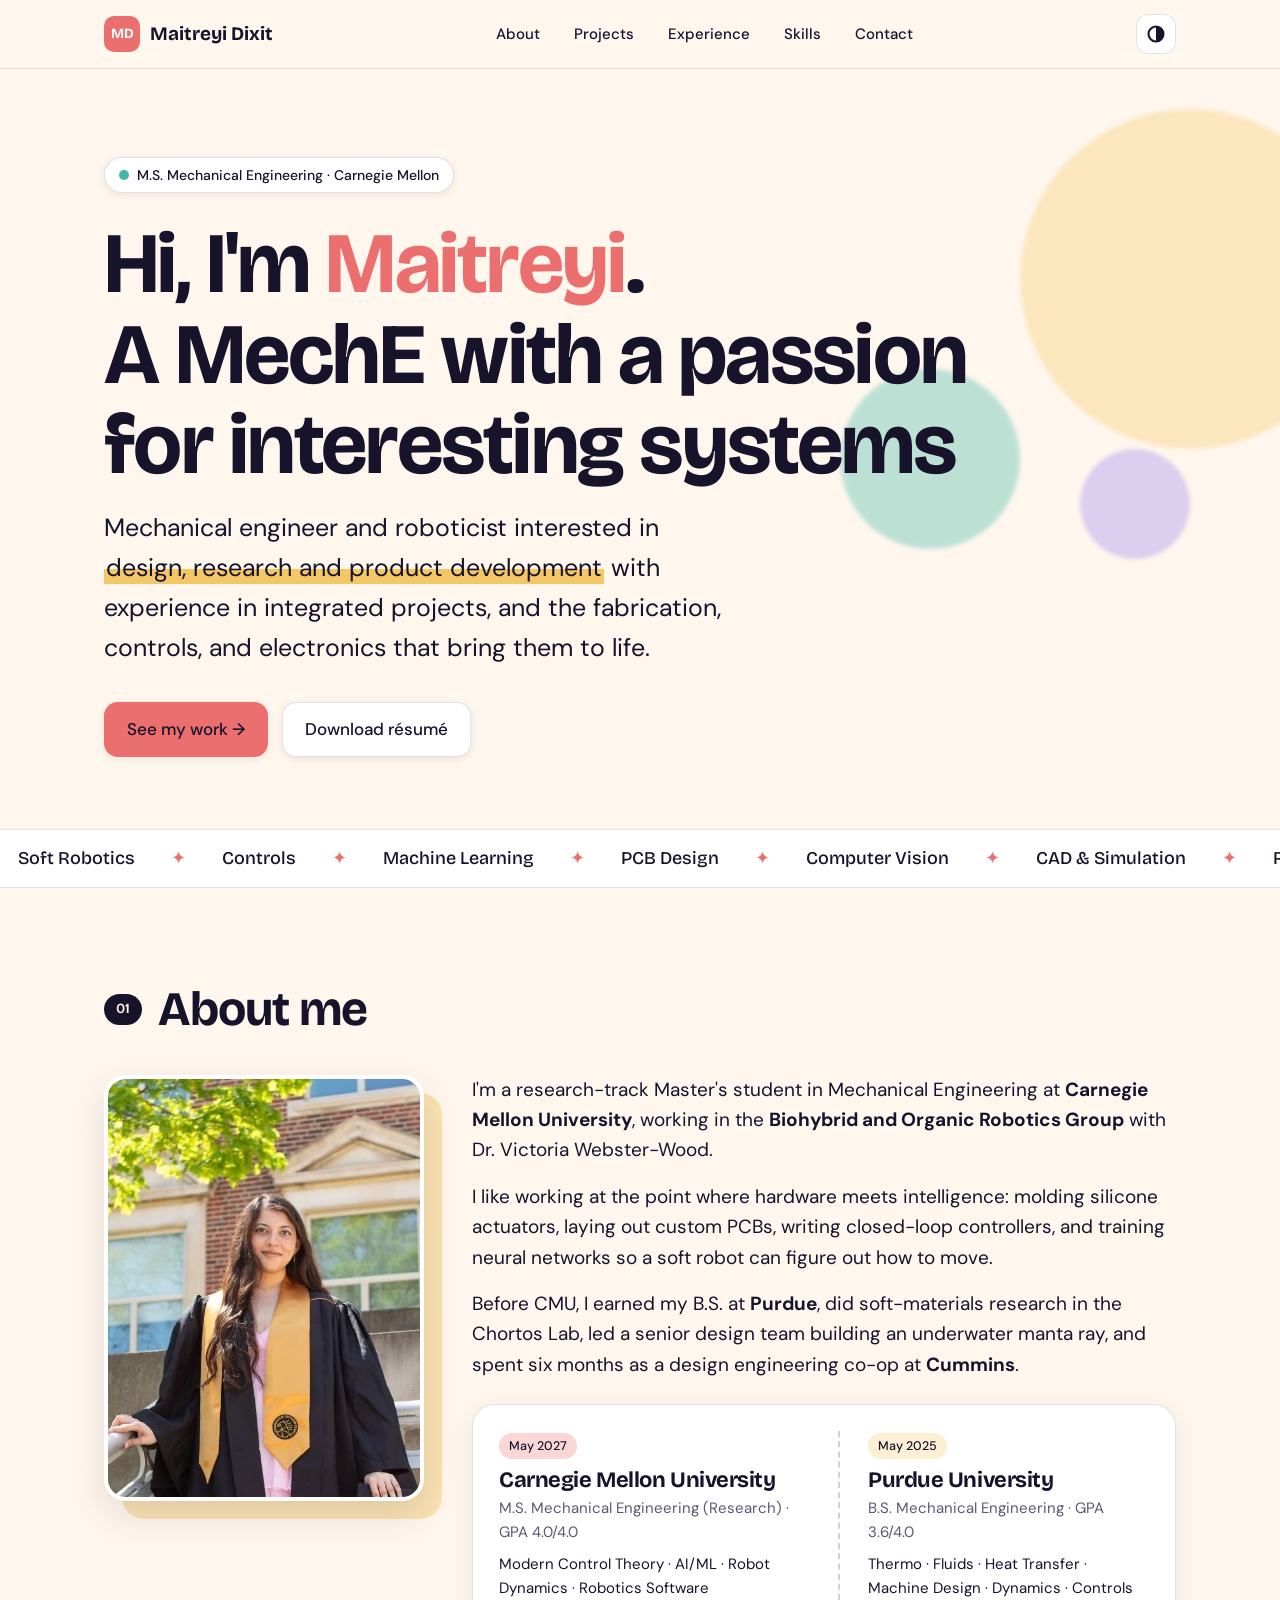
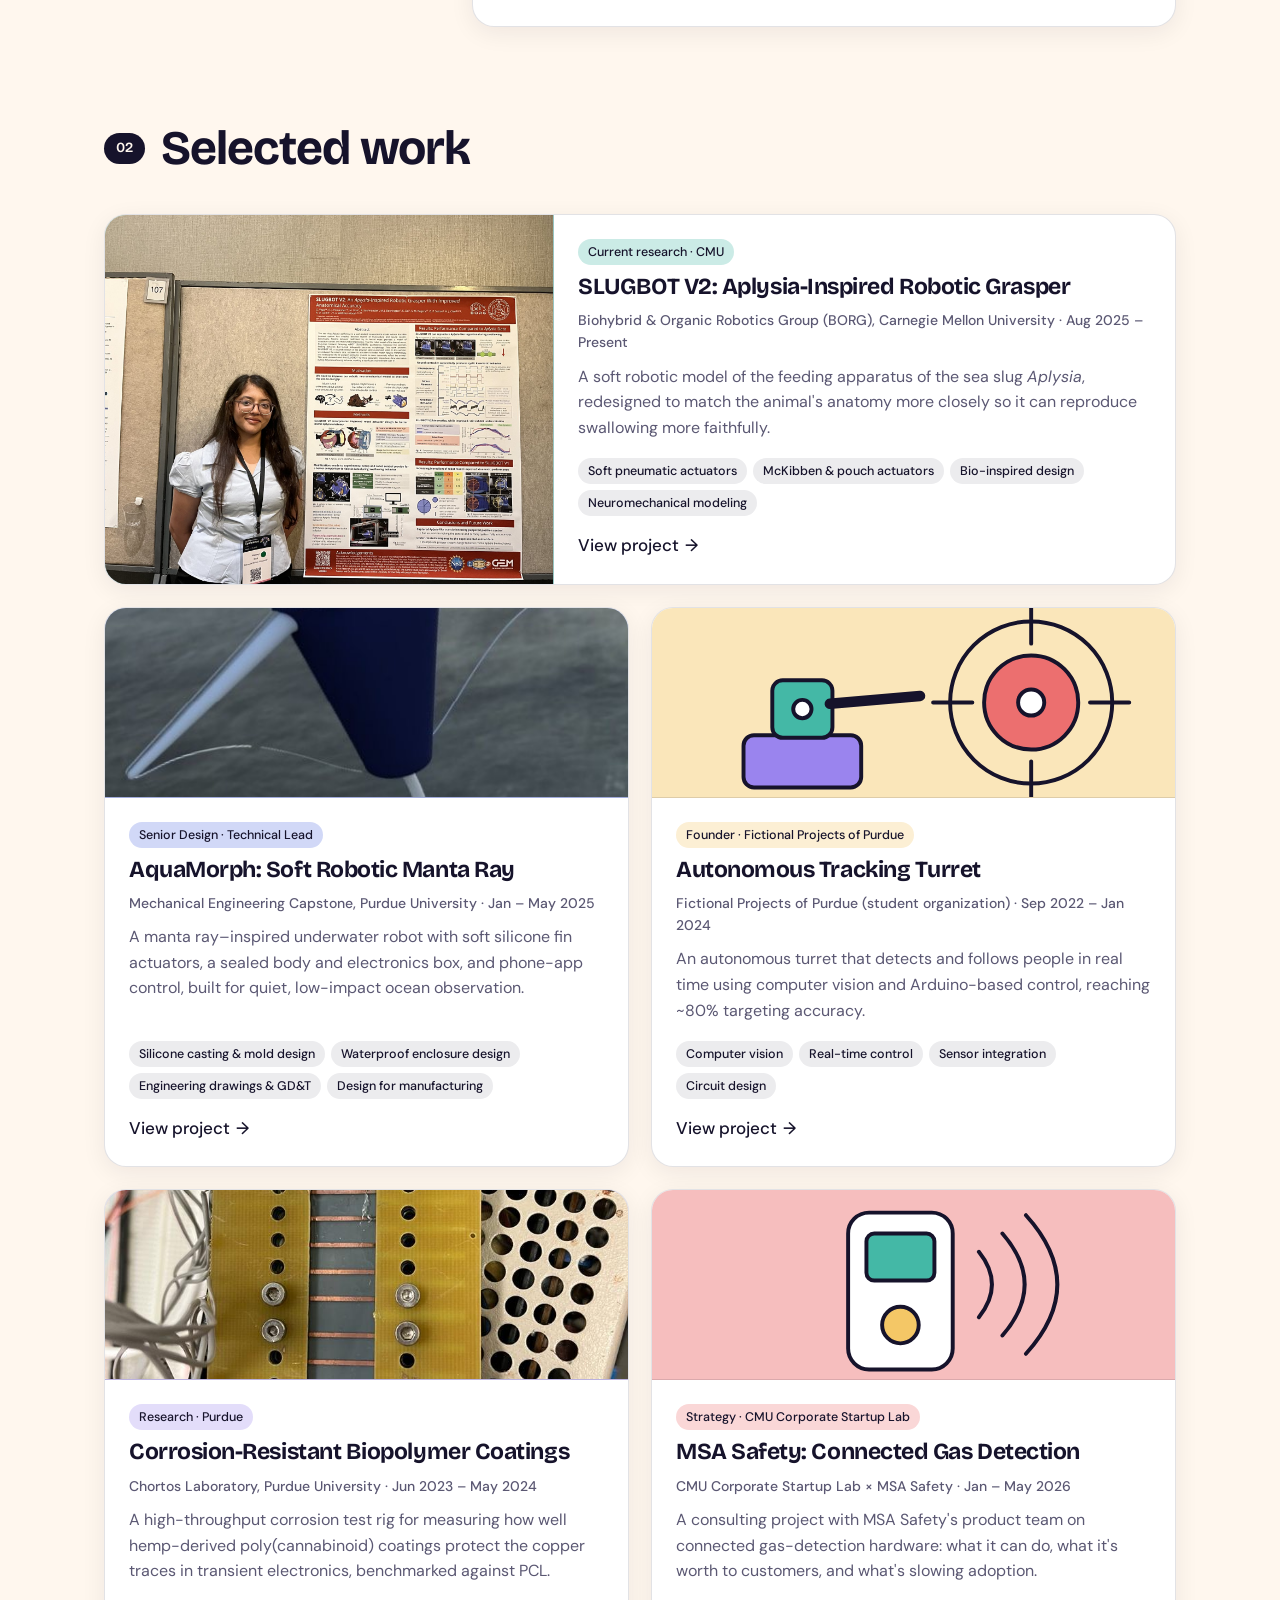
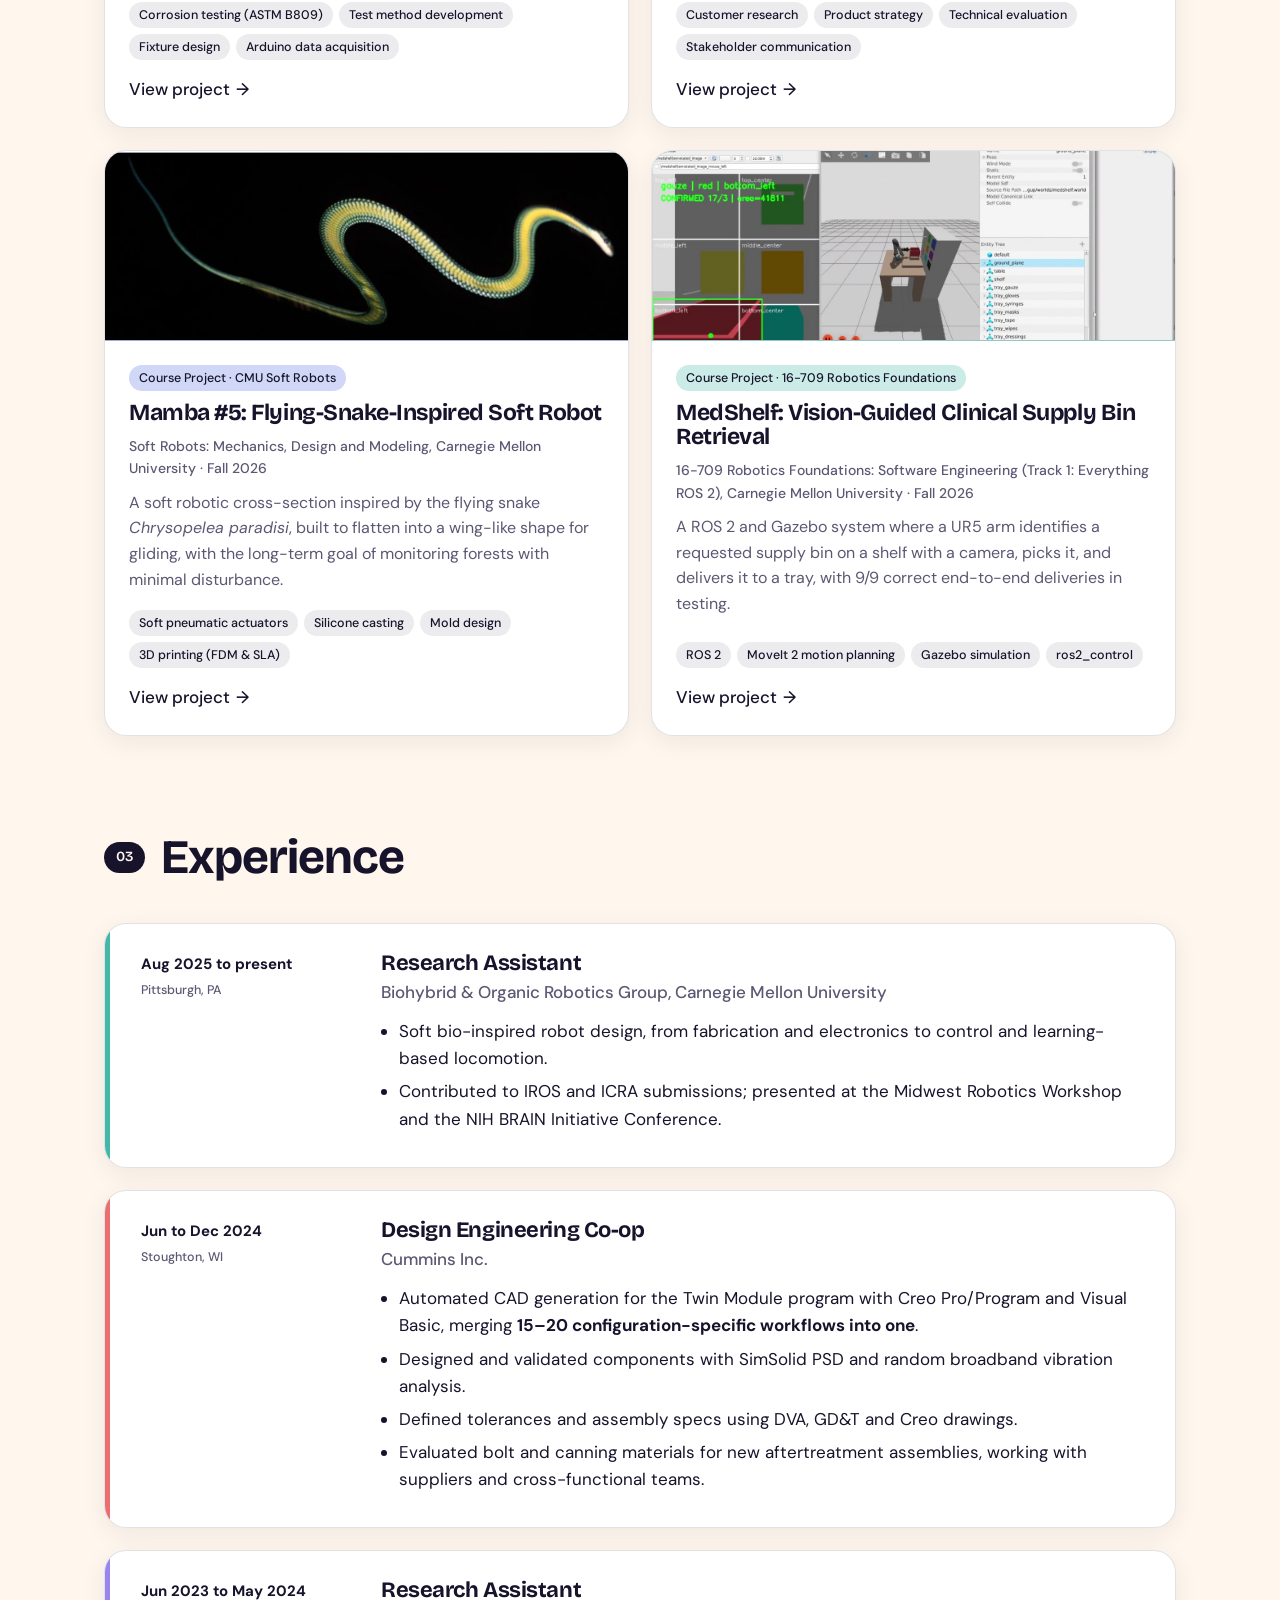
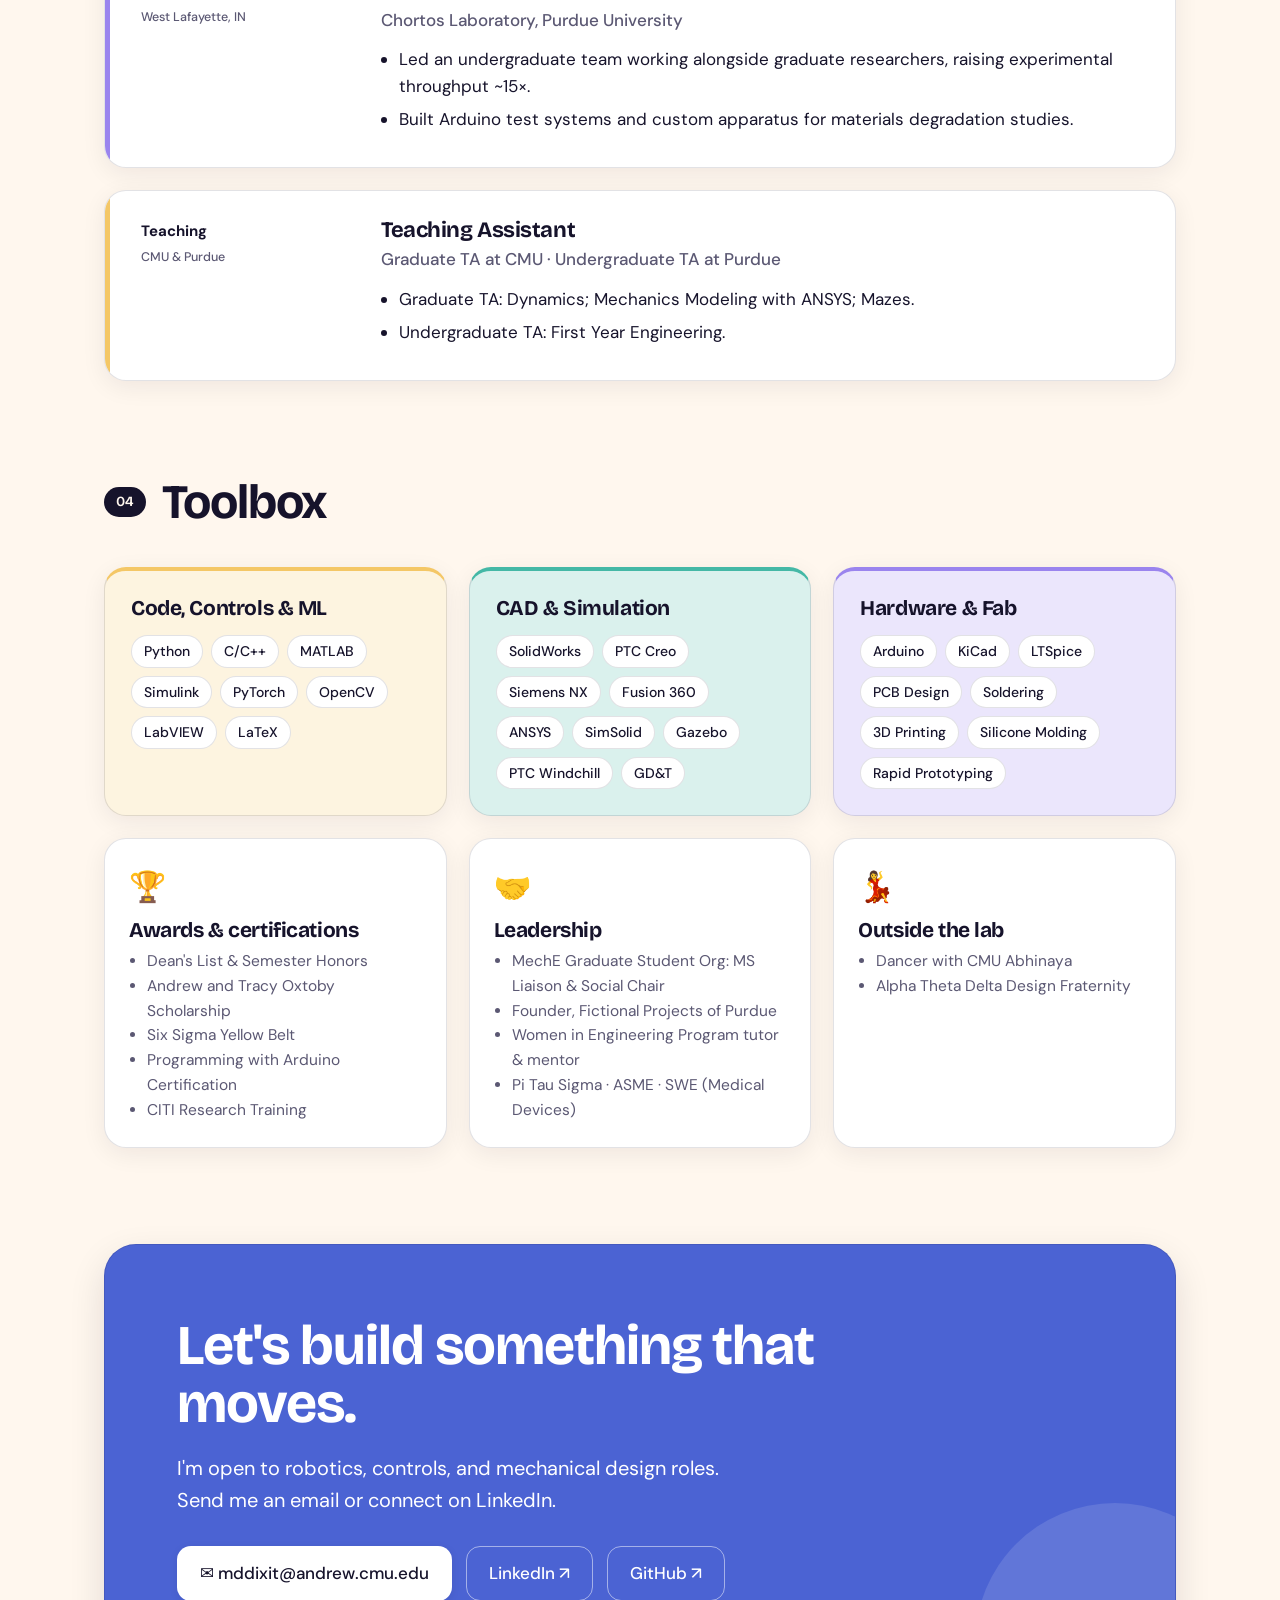
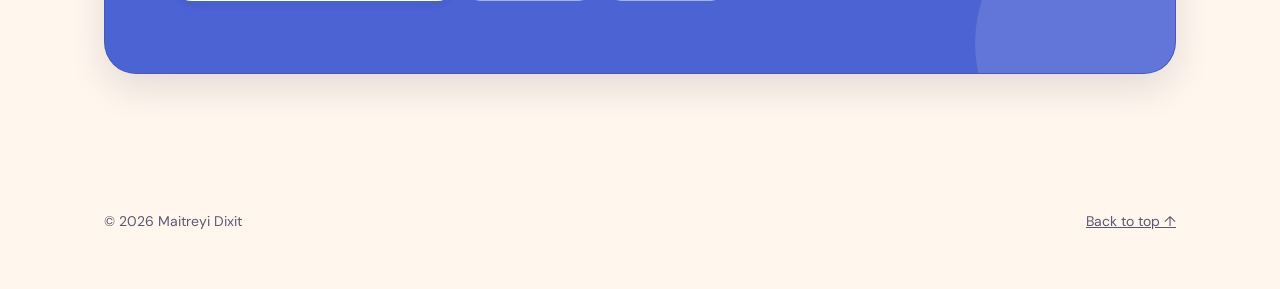
<file: index.html>
<!DOCTYPE html>
<html lang="en">
<head>
<meta charset="UTF-8">
<meta name="viewport" content="width=device-width, initial-scale=1">
<title>Maitreyi Dixit — Robotics & Mechanical Engineering</title>
<meta name="description" content="Maitreyi Dixit: M.S. Mechanical Engineering student at Carnegie Mellon building soft, bio-inspired robots.">
<meta property="og:type" content="website">
<meta property="og:site_name" content="Maitreyi Dixit">
<meta property="og:title" content="Maitreyi Dixit | Robotics & Mechanical Engineering Portfolio">
<meta property="og:description" content="M.S. Mechanical Engineering at Carnegie Mellon. Soft, bio-inspired robots: SLUGBOT V2, AquaMorph and more.">
<meta property="og:url" content="https://mddixit.github.io/">
<meta property="og:image" content="https://mddixit.github.io/images/linkedin-card.jpg">
<meta property="og:image:width" content="1200">
<meta property="og:image:height" content="627">
<meta name="twitter:card" content="summary_large_image">
<meta name="twitter:image" content="https://mddixit.github.io/images/linkedin-card.jpg">
<link rel="icon" href="data:image/svg+xml,<svg xmlns='http://www.w3.org/2000/svg' viewBox='0 0 100 100'><rect width='100' height='100' rx='24' fill='%23FF4F5E'/><text x='50' y='68' font-size='52' font-family='Arial' font-weight='900' text-anchor='middle' fill='white'>MD</text></svg>">
<link rel="preconnect" href="https://fonts.googleapis.com">
<link rel="preconnect" href="https://fonts.gstatic.com" crossorigin>
<link href="https://fonts.googleapis.com/css2?family=Bricolage+Grotesque:opsz,wght@12..96,500;12..96,600;12..96,700&family=DM+Sans:ital,wght@0,400;0,500;0,700;1,400&display=swap" rel="stylesheet">
<!-- Site design (built in so the page always looks right) -->
<style>
:root {
  --bg: #FFF7EE;
  --surface: #FFFFFF;
  --ink: #16132B;
  --muted: #5B5873;
  --line: #16132B;
  --coral: #EC6F6F;
  --blue: #5B74E4;
  --sun: #F4C766;
  --teal: #44B8A6;
  --violet: #9A84EE;
  --on-accent: #16132B;
  --border: rgba(22, 19, 43, 0.12);
  --shadow: 0 6px 24px rgba(22, 19, 43, 0.07);
  --shadow-sm: 0 2px 8px rgba(22, 19, 43, 0.08);
  --shadow-lg: 0 14px 36px rgba(22, 19, 43, 0.12);
  --tint: 20%;
  --radius: 22px;
}
@media (prefers-color-scheme: dark) {
  :root:not([data-theme="light"]) {
    --bg: #15142A; --surface: #1F1D38; --ink: #F6F1EA; --muted: #B3AFCF; --line: #F6F1EA;
    --coral: #F08A8A; --blue: #8196F0; --sun: #F2CF82; --teal: #6CCBBB; --violet: #B09EF5;
    --border: rgba(255, 255, 255, 0.10);
    --shadow: 0 6px 24px rgba(0, 0, 0, 0.30); --shadow-sm: 0 2px 8px rgba(0, 0, 0, 0.3); --shadow-lg: 0 14px 36px rgba(0, 0, 0, 0.45);
    --tint: 16%;
  }
}
:root[data-theme="dark"] {
  --bg: #15142A; --surface: #1F1D38; --ink: #F6F1EA; --muted: #B3AFCF; --line: #F6F1EA;
  --coral: #F08A8A; --blue: #8196F0; --sun: #F2CF82; --teal: #6CCBBB; --violet: #B09EF5;
  --border: rgba(255, 255, 255, 0.10);
  --shadow: 0 6px 24px rgba(0, 0, 0, 0.30); --shadow-sm: 0 2px 8px rgba(0, 0, 0, 0.3); --shadow-lg: 0 14px 36px rgba(0, 0, 0, 0.45);
  --tint: 16%;
}

* { box-sizing: border-box; margin: 0; padding: 0; }
html { scroll-behavior: smooth; scroll-padding-top: 84px; }
body {
  background: var(--bg); color: var(--ink);
  font-family: "DM Sans", system-ui, sans-serif; font-size: 17px; line-height: 1.6;
  overflow-x: hidden;
}
h1, h2, h3, .display { font-family: "Bricolage Grotesque", "DM Sans", sans-serif; line-height: 1.05; letter-spacing: -0.02em; }
a { color: inherit; }
.wrap { max-width: 1120px; margin: 0 auto; padding: 0 24px; }

/* ---------- Nav ---------- */
header.nav {
  position: sticky; top: 0; z-index: 50;
  background: color-mix(in srgb, var(--bg) 88%, transparent);
  backdrop-filter: blur(10px);
  border-bottom: 1px solid var(--border);
}
.nav .wrap { display: flex; align-items: center; justify-content: space-between; height: 68px; gap: 16px; }
.logo {
  font-family: "Bricolage Grotesque", sans-serif; font-weight: 700; font-size: 19px; text-decoration: none;
  display: flex; align-items: center; gap: 10px;
}
.logo span.badge {
  display: grid; place-items: center; width: 36px; height: 36px; border-radius: 10px;
  background: var(--coral); color: #fff; font-size: 14px;
}
.nav ul { list-style: none; display: flex; gap: 6px; align-items: center; }
.nav ul a {
  text-decoration: none; font-weight: 500; padding: 8px 14px; border-radius: 999px; font-size: 15px;
}
.nav ul a:hover { background: var(--sun); color: var(--on-accent); }
.theme-btn, .menu-btn {
  border: 1px solid var(--border); background: var(--surface); color: var(--ink);
  width: 40px; height: 40px; border-radius: 12px; cursor: pointer; font-size: 18px;
  display: grid; place-items: center;
}
.menu-btn { display: none; }
.theme-btn svg { display: block; }
@media (max-width: 820px) {
  .menu-btn { display: grid; }
  .nav ul {
    position: absolute; top: 68px; left: 0; right: 0; flex-direction: column; align-items: stretch;
    background: var(--bg); border-bottom: 1px solid var(--border); padding: 12px 16px 18px; gap: 4px;
    display: none;
  }
  .nav ul.open { display: flex; }
  .nav ul a { display: block; font-size: 18px; }
}

/* ---------- Hero ---------- */
.hero { position: relative; padding: 88px 0 72px; overflow: hidden; }
.blob { position: absolute; border-radius: 50%; filter: blur(2px); opacity: .35; z-index: 0; }
.blob.b1 { width: 340px; height: 340px; background: var(--sun); right: -80px; top: 40px; }
.blob.b2 { width: 180px; height: 180px; background: var(--teal); right: 260px; top: 300px; }
.blob.b3 { width: 110px; height: 110px; background: var(--violet); right: 90px; top: 380px; }
.hero .wrap { position: relative; z-index: 1; }
.eyebrow {
  display: inline-flex; align-items: center; gap: 8px; font-weight: 500;
  background: var(--surface); border: 1px solid var(--border); border-radius: 999px;
  padding: 6px 14px; font-size: 14px; box-shadow: var(--shadow-sm);
}
.eyebrow .dot { width: 10px; height: 10px; border-radius: 50%; background: var(--teal); }
.hero h1 { font-size: clamp(42px, 7.2vw, 86px); font-weight: 700; margin: 26px 0 18px; }
.hero h1 .hl { color: var(--coral); }
.hero .lede { font-size: clamp(19px, 2.4vw, 25px); max-width: 640px; color: var(--ink); }
.hero .lede mark {
  background: linear-gradient(transparent 55%, var(--sun) 55%); color: inherit; padding: 0 2px;
}
.cta { display: flex; flex-wrap: wrap; gap: 14px; margin-top: 34px; }
.btn {
  display: inline-flex; align-items: center; gap: 8px; text-decoration: none; font-weight: 500;
  padding: 13px 22px; border-radius: 14px; border: 1px solid var(--border);
  box-shadow: var(--shadow-sm); transition: transform .15s, box-shadow .15s;
}
.btn:hover { transform: translateY(-2px); box-shadow: var(--shadow); }
.btn.primary { background: var(--coral); color: #16132B; border-color: transparent; }
.btn.secondary { background: var(--surface); color: var(--ink); }

.stats { display: grid; grid-template-columns: repeat(4, 1fr); gap: 16px; margin-top: 64px; }
.stat {
  border: 1px solid var(--border); border-radius: var(--radius); padding: 20px; box-shadow: var(--shadow);
  color: var(--on-accent);
}
.stat { color: var(--ink); background: color-mix(in srgb, var(--c) var(--tint), var(--surface)); border-top: 4px solid var(--c); }
.stat:nth-child(1) { --c: var(--sun); }
.stat:nth-child(2) { --c: var(--teal); }
.stat:nth-child(3) { --c: var(--blue); }
.stat:nth-child(4) { --c: var(--coral); }
.stat b { display: block; font-family: "Bricolage Grotesque", sans-serif; font-size: 36px; font-weight: 700; line-height: 1; }
.stat b.sm { font-size: 28px; }
.stat span { font-size: 14px; font-weight: 500; display: block; margin-top: 8px; }
@media (max-width: 820px) { .stats { grid-template-columns: repeat(2, 1fr); } .blob.b2, .blob.b3 { display: none; } }

/* ---------- Marquee ---------- */
.marquee {
  background: var(--surface); color: var(--ink); border-block: 1px solid var(--border);
  overflow: hidden; white-space: nowrap; padding: 14px 0;
}
.marquee .track { display: inline-block; animation: scroll 32s linear infinite; }
.marquee span { font-family: "Bricolage Grotesque", sans-serif; font-weight: 500; font-size: 18px; margin: 0 18px; }
.marquee span.star { color: var(--coral); }
@keyframes scroll { to { transform: translateX(-50%); } }

/* ---------- Sections ---------- */
section.block { padding: 96px 0; }
.sec-head { display: flex; align-items: center; gap: 16px; margin-bottom: 40px; flex-wrap: wrap; }
.sec-head .num {
  font-family: "Bricolage Grotesque", sans-serif; font-weight: 600; font-size: 14px;
  background: var(--ink); color: var(--bg); padding: 4px 12px; border-radius: 999px;
}
.sec-head h2 { font-size: clamp(32px, 4.6vw, 48px); font-weight: 700; }

/* About */
.about-grid { display: grid; grid-template-columns: 1.3fr 1fr; gap: 40px; align-items: start; }
.about-grid p { font-size: 19px; margin-bottom: 16px; }
.edu-card {
  background: var(--surface); border: 1px solid var(--border); border-radius: var(--radius);
  box-shadow: var(--shadow); padding: 26px;
}
.edu-item + .edu-item { margin-top: 20px; padding-top: 20px; border-top: 2px dashed color-mix(in srgb, var(--ink) 30%, transparent); }
.edu-item h3 { font-size: 22px; }
.edu-item .meta { color: var(--muted); font-size: 15px; margin: 4px 0 8px; }
.pill {
  display: inline-block; font-size: 12.5px; font-weight: 500; padding: 3px 10px; border-radius: 999px;
  color: var(--ink); background: color-mix(in srgb, var(--c) 28%, var(--surface));
}
.pill.sun { --c: var(--sun); } .pill.teal { --c: var(--teal); }
.pill.coral { --c: var(--coral); } .pill.blue { --c: var(--blue); }
.pill.violet { --c: var(--violet); }
@media (max-width: 820px) { .about-grid { grid-template-columns: 1fr; } }

/* Projects */
.projects { display: grid; grid-template-columns: repeat(6, 1fr); gap: 22px; }
.card {
  background: var(--surface); border: 1px solid var(--border); border-radius: var(--radius);
  box-shadow: var(--shadow); overflow: hidden; display: flex; flex-direction: column;
  transition: transform .2s, box-shadow .2s;
}
.card:hover { transform: translateY(-4px); box-shadow: var(--shadow-lg); }
.card .art { height: 190px; position: relative; border-bottom: 1px solid var(--border); overflow: hidden; }
.card .art svg { position: absolute; inset: 0; width: 100%; height: 100%; }
.card .body { padding: 24px; display: flex; flex-direction: column; gap: 10px; flex: 1; }
.card h3 { font-size: 23px; font-weight: 700; }
.card .role { color: var(--muted); font-size: 14px; font-weight: 500; }
.card ul { padding-left: 18px; color: var(--ink); }
.card li { margin-bottom: 6px; }
.tags { display: flex; flex-wrap: wrap; gap: 6px; margin-top: auto; padding-top: 8px; }
.tag {
  font-size: 12.5px; font-weight: 500; padding: 3px 10px; border-radius: 999px;
  background: color-mix(in srgb, var(--ink) 8%, transparent);
}
.span-4 { grid-column: span 4; } .span-2 { grid-column: span 2; } .span-3 { grid-column: span 3; }
.card.feature .art { height: 100%; min-height: 260px; border-bottom: 0; border-right: 1px solid var(--border); }
.card.feature { flex-direction: row; }
.card.feature .art { flex: 0 0 42%; }
@media (max-width: 960px) {
  .projects { grid-template-columns: 1fr 1fr; }
  .span-4, .span-2, .span-3 { grid-column: span 1; }
  .card.feature { grid-column: 1 / -1; }
}
@media (max-width: 640px) {
  .projects { grid-template-columns: 1fr; }
  .card.feature { flex-direction: column; }
  .card.feature .art { flex: none; height: 200px; min-height: 0; border-right: 0; border-bottom: 1px solid var(--border); }
}

/* Timeline */
.timeline { display: grid; gap: 22px; }
.job {
  display: grid; grid-template-columns: 220px 1fr; gap: 28px;
  background: var(--surface); border: 1px solid var(--border); border-radius: var(--radius);
  box-shadow: var(--shadow); padding: 28px; position: relative; overflow: hidden;
}
.job::before { content: ""; position: absolute; left: 0; top: 0; bottom: 0; width: 5px; background: var(--c, var(--coral)); }
.job .when { font-weight: 700; font-size: 15px; padding-left: 8px; }
.job .when small { display: block; color: var(--muted); font-weight: 500; margin-top: 4px; }
.job h3 { font-size: 22px; font-weight: 700; }
.job .org { font-weight: 500; color: var(--muted); margin: 4px 0 12px; }
.job ul { padding-left: 18px; }
.job li { margin-bottom: 6px; }
@media (max-width: 720px) { .job { grid-template-columns: 1fr; gap: 10px; } }

/* Skills */
.skills { display: grid; grid-template-columns: repeat(3, 1fr); gap: 22px; }
.skill-box { border: 1px solid var(--border); border-radius: var(--radius); padding: 26px; box-shadow: var(--shadow); color: var(--ink); background: color-mix(in srgb, var(--c) var(--tint), var(--surface)); border-top: 4px solid var(--c); }
.skill-box h3 { font-size: 21px; font-weight: 700; margin-bottom: 16px; }
.skill-box .chips { display: flex; flex-wrap: wrap; gap: 8px; }
.skill-box .chips span {
  background: var(--surface); color: var(--ink); border: 1px solid var(--border);
  border-radius: 999px; padding: 4px 12px; font-size: 14px; font-weight: 500;
}
.skill-box.s1 { --c: var(--sun); }
.skill-box.s2 { --c: var(--teal); }
.skill-box.s3 { --c: var(--violet); }
@media (max-width: 900px) { .skills { grid-template-columns: 1fr; } }

/* Beyond */
.beyond { display: grid; grid-template-columns: repeat(3, 1fr); gap: 22px; margin-top: 22px; }
.mini {
  background: var(--surface); border: 1px solid var(--border); border-radius: var(--radius); padding: 24px;
  box-shadow: var(--shadow);
}
.mini .icon { font-size: 30px; margin-bottom: 8px; }
.mini h3 { font-size: 21px; margin-bottom: 8px; }
.mini p, .mini li { color: var(--muted); font-size: 15.5px; }
.mini ul { padding-left: 18px; }
@media (max-width: 900px) { .beyond { grid-template-columns: 1fr; } }

/* Contact */
.contact {
  background: #4B63D3; color: #fff; border: 1px solid var(--border); border-radius: 32px;
  padding: clamp(32px, 6vw, 72px); box-shadow: var(--shadow-lg); position: relative; overflow: hidden;
}
.contact::after {
  content: ""; position: absolute; width: 280px; height: 280px; border-radius: 50%;
  background: #fff; opacity: .12; right: -80px; bottom: -110px;
}
.contact h2 { font-size: clamp(34px, 5vw, 56px); font-weight: 700; max-width: 760px; position: relative; z-index: 1; }
.contact p { font-size: 20px; margin: 18px 0 30px; max-width: 560px; position: relative; z-index: 1; }
.contact .cta { position: relative; z-index: 1; margin-top: 0; }
.contact .btn.primary { background: #fff; color: #16132B; }
.contact .btn.secondary { background: transparent; color: #fff; border-color: rgba(255,255,255,.5); box-shadow: none; }

footer { padding: 40px 0 56px; color: var(--muted); font-size: 14px; }
footer .wrap { display: flex; justify-content: space-between; flex-wrap: wrap; gap: 12px; }

/* Reveal */
.reveal { opacity: 0; transform: translateY(24px); transition: opacity .6s ease, transform .6s ease; }
.reveal.in { opacity: 1; transform: none; }
@media (prefers-reduced-motion: reduce) {
  html { scroll-behavior: auto; }
  .reveal { opacity: 1; transform: none; transition: none; }
  .marquee .track { animation: none; }
  .btn, .card { transition: none; }
}
@media (max-width: 480px) {
  .wrap { padding: 0 16px; }
  .hero { padding-top: 56px; }
  .blob.b1 { width: 220px; height: 220px; right: -90px; top: 10px; }
  .stat b { font-size: 32px; }
  section.block { padding: 72px 0; }
}

/* =====================================================================
   Project cards (homepage)
   ===================================================================== */
a.card { text-decoration: none; color: inherit; }
.card.half { grid-column: span 3; }
.card.feature { grid-column: 1 / -1; }
.card .art img, .p-cover img { position: absolute; inset: 0; width: 100%; height: 100%; object-fit: cover; }
.art-fallback, .art-fallback svg { position: absolute; inset: 0; width: 100%; height: 100%; }
.art-initial {
  position: absolute; inset: 0; display: grid; place-items: center;
  font-family: "Bricolage Grotesque", sans-serif; font-size: 96px; font-weight: 700; color: rgba(22,19,43,.35);
}
.card .summary { color: var(--muted); font-size: 16px; }
.card .more { font-weight: 500; color: var(--ink); margin-top: 6px; display: inline-flex; gap: 6px; }
.card .more span { transition: transform .2s; }
.card:hover .more span { transform: translateX(4px); }
.card:focus-visible { outline: 3px solid var(--blue); outline-offset: 3px; }
@media (max-width: 960px) { .card.half { grid-column: span 1; } }

/* =====================================================================
   Project page
   ===================================================================== */
.p-hero { padding: 56px 0 36px; }
.back {
  display: inline-block; text-decoration: none; color: var(--muted); font-weight: 500; font-size: 15px;
  margin-bottom: 26px;
}
.back:hover { color: var(--ink); }
.p-hero .pill { display: table; }
.p-title { font-size: clamp(36px, 5.6vw, 64px); font-weight: 700; margin: 16px 0 14px; max-width: 900px; }
.p-lede { font-size: clamp(18px, 2vw, 21px); max-width: 760px; color: var(--muted); }
.p-meta {
  display: grid; grid-template-columns: repeat(auto-fit, minmax(190px, 1fr)); gap: 16px 28px;
  margin-top: 32px; padding-top: 24px; border-top: 1px solid var(--border);
}
.p-meta dt { font-size: 12.5px; text-transform: uppercase; letter-spacing: .08em; color: var(--muted); font-weight: 500; }
.p-meta dd { font-weight: 500; margin-top: 2px; }

.p-cover {
  position: relative; height: clamp(240px, 42vw, 460px); border-radius: 28px; overflow: hidden;
  border: 1px solid var(--border); box-shadow: var(--shadow);
}
.p-cover > svg { position: absolute; inset: 0; width: 100%; height: 100%; }

.p-results { display: grid; grid-template-columns: repeat(auto-fit, minmax(200px, 1fr)); gap: 16px; margin-top: 22px; }
.p-results .stat { padding: 22px; }

.p-body { display: grid; grid-template-columns: minmax(0, 1fr) 320px; gap: 48px; margin-top: 56px; align-items: start; }
.p-sec + .p-sec { margin-top: 48px; }
.p-sec h2 { font-size: clamp(26px, 3vw, 32px); font-weight: 700; margin-bottom: 16px; }
.p-sec p { font-size: 18px; margin-bottom: 14px; }

.checks { list-style: none; display: grid; gap: 12px; }
.checks li {
  position: relative; padding: 14px 16px 14px 50px; font-size: 17px;
  background: var(--surface); border: 1px solid var(--border); border-radius: 14px;
}
.checks li::before {
  content: "✓"; position: absolute; left: 14px; top: 13px; width: 24px; height: 24px; border-radius: 50%;
  display: grid; place-items: center; font-size: 13px; font-weight: 700;
  background: color-mix(in srgb, var(--c) 35%, var(--surface)); color: var(--ink);
}

.learn { list-style: none; counter-reset: learn; display: grid; gap: 14px; }
.learn li { counter-increment: learn; position: relative; padding-left: 52px; font-size: 17px; min-height: 36px; }
.learn li::before {
  content: counter(learn, decimal-leading-zero); position: absolute; left: 0; top: -2px;
  font-family: "Bricolage Grotesque", sans-serif; font-weight: 700; font-size: 22px; color: var(--muted);
}

.p-side { position: sticky; top: 92px; display: grid; gap: 18px; }
.side-block {
  background: var(--surface); border: 1px solid var(--border); border-radius: var(--radius);
  box-shadow: var(--shadow); padding: 22px;
}
.side-block[style*="--c"] { background: color-mix(in srgb, var(--c) var(--tint), var(--surface)); border-top: 4px solid var(--c); }
.side-block h3 { font-size: 18px; font-weight: 700; margin-bottom: 12px; }
.side-block .chips { display: flex; flex-wrap: wrap; gap: 8px; }
.side-block .chips span {
  background: var(--surface); border: 1px solid var(--border); border-radius: 999px;
  padding: 4px 12px; font-size: 14px; font-weight: 500;
}
.side-block .chips.plain span { background: color-mix(in srgb, var(--ink) 6%, transparent); border-color: transparent; }
.p-links { display: grid; gap: 10px; }
.p-links .btn { justify-content: center; padding: 10px 16px; }

.p-gallery-sec { margin-top: 64px; }
.gallery { display: grid; grid-template-columns: repeat(auto-fill, minmax(280px, 1fr)); gap: 18px; }
.g-item { margin: 0; }
.g-frame {
  display: block; width: 100%; aspect-ratio: 4 / 3; padding: 0; border: 1px solid var(--border);
  border-radius: 18px; overflow: hidden; background: var(--surface); cursor: zoom-in; position: relative;
}
.g-frame img { width: 100%; height: 100%; object-fit: cover; display: block; transition: transform .3s; }
.g-frame:hover img { transform: scale(1.03); }
.g-video .g-frame { aspect-ratio: 16 / 9; cursor: default; }
.g-video iframe { width: 100%; height: 100%; border: 0; }
.g-item figcaption { font-size: 14px; color: var(--muted); margin-top: 8px; }
.g-missing {
  position: absolute; inset: 0; display: grid; place-content: center; gap: 6px; text-align: center;
  border: 2px dashed color-mix(in srgb, var(--ink) 25%, transparent); border-radius: 18px; color: var(--muted);
  background: repeating-linear-gradient(45deg, transparent 0 12px, color-mix(in srgb, var(--ink) 3%, transparent) 12px 24px);
}
.g-missing code { font-size: 12.5px; }
.missing .g-frame { cursor: default; }

.pager { display: grid; grid-template-columns: 1fr 1fr; gap: 18px; margin: 72px 0 24px; }
.pager-link {
  display: grid; gap: 4px; padding: 20px 22px; text-decoration: none; border-radius: var(--radius);
  background: var(--surface); border: 1px solid var(--border); box-shadow: var(--shadow); transition: transform .2s;
}
.pager-link:hover { transform: translateY(-3px); }
.pager-link small { color: var(--muted); font-size: 13px; font-weight: 500; }
.pager-link span { font-family: "Bricolage Grotesque", sans-serif; font-weight: 700; font-size: 19px; line-height: 1.2; }
.pager-link.next { text-align: right; }

.lightbox {
  position: fixed; inset: 0; z-index: 100; background: rgba(10, 9, 22, .9);
  display: flex; align-items: center; justify-content: center; padding: 56px 64px;
}
.lightbox[hidden] { display: none; }
.lightbox figure { margin: 0; max-width: 100%; max-height: 100%; display: grid; gap: 10px; justify-items: center; }
.lightbox img { max-width: 100%; max-height: calc(100vh - 140px); border-radius: 12px; object-fit: contain; }
.lightbox figcaption { color: #eee; font-size: 15px; }
.lb-close, .lb-nav {
  position: absolute; background: rgba(255,255,255,.12); color: #fff; border: 0; cursor: pointer;
  width: 44px; height: 44px; border-radius: 50%; font-size: 22px; display: grid; place-items: center;
}
.lb-close { top: 16px; right: 16px; font-size: 18px; }
.lb-prev { left: 12px; top: 50%; transform: translateY(-50%); font-size: 30px; }
.lb-next { right: 12px; top: 50%; transform: translateY(-50%); font-size: 30px; }

@media (max-width: 900px) {
  .p-body { grid-template-columns: 1fr; gap: 36px; }
  .p-side { position: static; }
}
@media (max-width: 560px) {
  .p-hero { padding-top: 32px; }
  .pager { grid-template-columns: 1fr; }
  .pager-link.next { text-align: left; }
  .lightbox { padding: 56px 12px; }
  .lb-nav { top: auto; bottom: 16px; transform: none; }
  .lb-prev { left: calc(50% - 56px); } .lb-next { right: calc(50% - 56px); }
}
@media (prefers-reduced-motion: reduce) {
  .g-frame img, .pager-link, .card .more span { transition: none; }
}

/* ---------- Project page: videos, design highlights, posters ---------- */
.p-videos { margin-top: 56px; }
.v-item { margin: 0; }
.v-item + .v-item { margin-top: 24px; }
.v-frame {
  aspect-ratio: 16 / 9; border-radius: 22px; overflow: hidden; background: #000;
  border: 1px solid var(--border); box-shadow: var(--shadow-lg);
}
.v-frame video, .v-frame iframe { width: 100%; height: 100%; display: block; border: 0; }
.v-item figcaption { font-size: 14px; color: var(--muted); margin-top: 10px; }

.d-grid { display: grid; grid-template-columns: repeat(auto-fill, minmax(220px, 1fr)); gap: 14px; }
.d-card {
  background: var(--surface); border: 1px solid var(--border); border-radius: 16px; padding: 18px;
  border-left: 4px solid var(--c);
}
.d-card h3 { font-size: 17px; font-weight: 700; margin-bottom: 6px; }
.d-card p { font-size: 15.5px !important; color: var(--muted); margin: 0 !important; line-height: 1.5; }

.p-posters { margin-top: 64px; }
.posters { display: grid; gap: 22px; }
.poster {
  display: grid; grid-template-columns: minmax(0, 340px) 1fr; gap: 32px; align-items: center;
  background: var(--surface); border: 1px solid var(--border); border-radius: var(--radius);
  box-shadow: var(--shadow); padding: 22px;
}
.poster.is-embed { grid-template-columns: 1fr; }
.poster.is-embed .poster-info { order: -1; }
.poster-info h3 { font-size: 24px; font-weight: 700; margin: 10px 0 8px; }
.poster-info p { color: var(--muted); font-size: 16px !important; }
.poster-btns { display: flex; flex-wrap: wrap; gap: 10px; margin-top: 18px; }
.poster-btns .btn { padding: 10px 16px; font-size: 15px; }
.poster-img {
  display: block; padding: 0; border: 1px solid var(--border); border-radius: 12px; overflow: hidden;
  cursor: zoom-in; background: #fff; width: 100%;
}
.poster-img img { display: block; width: 100%; height: auto; transition: transform .3s; }
.poster-img:hover img { transform: scale(1.02); }
.poster-embed {
  aspect-ratio: 16 / 10; border-radius: 16px; overflow: hidden; border: 1px solid var(--border);
  background: color-mix(in srgb, var(--ink) 5%, var(--surface));
}
.poster-embed iframe { width: 100%; height: 100%; border: 0; background: #fff; }
.poster-load {
  width: 100%; height: 100%; border: 0; cursor: pointer; background: transparent; color: var(--ink);
  display: grid; place-content: center; justify-items: center; gap: 8px; font: inherit;
}
.poster-load b { font-family: "Bricolage Grotesque", sans-serif; font-size: 22px; }
.poster-load small { color: var(--muted); font-size: 15px; }
.pl-icon {
  width: 64px; height: 64px; border-radius: 50%; display: grid; place-items: center; font-size: 22px;
  background: var(--coral); color: #fff; box-shadow: var(--shadow); padding-left: 4px; transition: transform .2s;
}
.poster-load:hover .pl-icon { transform: scale(1.08); }
.embed-note { font-size: 14px !important; color: var(--muted); margin-top: 8px !important; }
.lightbox.single .lb-nav { display: none; }
@media (max-width: 760px) {
  .poster { grid-template-columns: 1fr; gap: 18px; }
  .poster-img { max-width: 360px; margin: 0 auto; }
  .poster-embed { aspect-ratio: 3 / 4; }
}
.load-warn { grid-column: 1 / -1; padding: 20px; border-radius: 14px; background: color-mix(in srgb, var(--coral) 18%, var(--surface)); }

/* ---------- Gallery groups ---------- */
.g-group + .g-group { margin-top: 32px; }
.g-head { font-size: 18px; font-weight: 700; margin-bottom: 12px; color: var(--muted); }
.g-frame.contain { background: #fff; }
.g-frame.contain img { object-fit: contain; }
.lightbox.paper img { background: #fff; }

/* ---------- Engineering documentation ---------- */
.p-docs { margin-top: 64px; }
.docs-intro { max-width: 760px; }
.docs {
  background: var(--surface); border: 1px solid var(--border); border-radius: var(--radius);
  box-shadow: var(--shadow); padding: 18px;
}
.docs-tabs { display: flex; gap: 6px; padding: 4px; border-radius: 14px; background: color-mix(in srgb, var(--ink) 6%, transparent); width: fit-content; max-width: 100%; margin-bottom: 18px; }
.docs-tab {
  border: 0; background: transparent; color: var(--muted); font: inherit; font-weight: 500; font-size: 15px;
  padding: 8px 16px; border-radius: 10px; cursor: pointer; display: inline-flex; gap: 8px; align-items: center;
}
.docs-tab[aria-selected="true"] { background: var(--surface); color: var(--ink); box-shadow: var(--shadow-sm); }
.docs-tab .count {
  font-size: 12px; padding: 1px 8px; border-radius: 999px; background: color-mix(in srgb, var(--c) 30%, var(--surface));
}
.docs-panel[hidden] { display: none; }
.docs-foot { margin-top: 16px; }
.docs-foot .btn { padding: 10px 16px; font-size: 15px; }

.dv-stage {
  position: relative; display: block; width: 100%; aspect-ratio: 1.414; padding: 0; cursor: zoom-in;
  background: #fff; border: 1px solid var(--border); border-radius: 14px; overflow: hidden;
}
.dv-stage img { width: 100%; height: 100%; object-fit: contain; display: block; }
.dv-zoom {
  position: absolute; right: 12px; bottom: 12px; font-size: 13px; font-weight: 500; color: #16132B;
  background: rgba(255,255,255,.92); border: 1px solid rgba(22,19,43,.15); border-radius: 999px; padding: 4px 10px;
}
.dv-bar { display: flex; justify-content: space-between; align-items: center; gap: 12px; flex-wrap: wrap; margin: 14px 2px; }
.dv-title b { display: block; font-family: "Bricolage Grotesque", sans-serif; font-size: 20px; }
.dv-title small { color: var(--muted); font-size: 14px; }
.dv-title .mine {
  display: inline-block; margin-left: 6px; font-size: 12px; font-weight: 500; color: var(--ink);
  padding: 1px 8px; border-radius: 999px; background: color-mix(in srgb, var(--c) 35%, var(--surface));
}
.dv-actions { display: flex; align-items: center; gap: 8px; }
.dv-actions .btn { padding: 8px 14px; font-size: 15px; }
.dv-count { font-size: 14px; color: var(--muted); min-width: 52px; text-align: center; }
.dv-strip { display: flex; gap: 10px; overflow-x: auto; padding: 4px 2px 10px; scroll-snap-type: x proximity; }
.dv-thumb {
  flex: 0 0 132px; padding: 0; border: 2px solid transparent; border-radius: 10px; background: transparent;
  cursor: pointer; text-align: left; font: inherit; color: var(--muted); scroll-snap-align: start;
}
.dv-thumb img { display: block; width: 100%; aspect-ratio: 1.414; object-fit: cover; background: #fff; border-radius: 8px; border: 1px solid var(--border); }
.dv-thumb span { display: block; font-size: 12.5px; line-height: 1.3; margin: 6px 4px 2px; }
.dv-thumb.on { border-color: var(--c); color: var(--ink); }
.dv-thumb.on span { font-weight: 500; }

.mfg-loading { color: var(--muted); }
.mfg-summary { display: flex; flex-wrap: wrap; align-items: center; gap: 12px 28px; padding: 6px 2px 14px; }
.mfg-summary > div:not(.mfg-procs) b { font-family: "Bricolage Grotesque", sans-serif; font-size: 34px; line-height: 1; margin-right: 6px; }
.mfg-summary > div:not(.mfg-procs) span { color: var(--muted); }
.mfg-procs { display: flex; flex-wrap: wrap; gap: 6px; flex: 1 1 320px; }
.mfg-procs span, .mp-procs i {
  font-style: normal; font-size: 12.5px; font-weight: 500; padding: 3px 10px; border-radius: 999px;
  background: color-mix(in srgb, var(--c) 22%, var(--surface));
}
.mfg-hint { color: var(--muted); font-size: 14px !important; margin-bottom: 10px !important; }
.mfg-list { display: grid; gap: 8px; }
.mfg-part { border: 1px solid var(--border); border-radius: 14px; background: var(--bg); overflow: hidden; }
.mfg-part[open] { background: var(--surface); box-shadow: var(--shadow-sm); }
.mfg-part summary {
  list-style: none; cursor: pointer; padding: 12px 16px; display: grid; align-items: center; gap: 4px 16px;
  grid-template-columns: minmax(150px, 1.1fr) minmax(0, 1.4fr) minmax(0, 1.6fr) auto;
}
.mfg-part summary::-webkit-details-marker { display: none; }
.mp-name { font-weight: 700; display: flex; align-items: center; gap: 8px; }
.mp-name::before { content: "›"; display: inline-block; transition: transform .2s; color: var(--muted); font-size: 20px; line-height: 1; }
.mfg-part[open] .mp-name::before { transform: rotate(90deg); }
.mp-mat { color: var(--muted); font-size: 14px; }
.mp-procs { display: flex; flex-wrap: wrap; gap: 4px; }
.mp-count { font-size: 13px; color: var(--muted); white-space: nowrap; }
.mp-steps { list-style: none; counter-reset: st; margin: 0; padding: 4px 16px 8px 16px; border-top: 1px solid var(--border); }
.mp-steps li { counter-increment: st; position: relative; padding: 10px 0 10px 40px; border-bottom: 1px dashed var(--border); }
.mp-steps li:last-child { border-bottom: 0; }
.mp-steps li::before {
  content: counter(st); position: absolute; left: 0; top: 10px; width: 26px; height: 26px; border-radius: 50%;
  display: grid; place-items: center; font-size: 13px; font-weight: 700; background: color-mix(in srgb, var(--c) 30%, var(--surface));
}
.ms-op { font-size: 16px; }
.ms-op span { color: var(--muted); }
.ms-meta { display: flex; flex-wrap: wrap; gap: 4px 16px; margin-top: 2px; font-size: 13.5px; color: var(--muted); }
.ms-note { font-style: italic; }
.mp-dwg {
  margin: 0 16px 14px 56px; border: 0; background: none; color: var(--ink); font: inherit; font-weight: 500;
  cursor: pointer; padding: 0; text-decoration: underline; text-underline-offset: 3px;
}
@media (max-width: 760px) {
  .docs { padding: 12px; }
  .mfg-part summary { grid-template-columns: 1fr auto; }
  .mp-mat, .mp-procs { grid-column: 1 / -1; }
  .mp-steps li { padding-left: 36px; }
  .mp-dwg { margin-left: 16px; }
  .dv-thumb { flex-basis: 108px; }
  .dv-actions { width: 100%; }
  .dv-actions .dv-pdf { margin-left: auto; }
}
/* ---------- About: portrait + text + education row ---------- */
.about-grid { grid-template-columns: minmax(220px, 320px) minmax(0, 1fr); gap: 48px; }
.about-photo { margin: 0; position: relative; }
.about-photo img {
  display: block; width: 100%; height: auto; aspect-ratio: 3 / 4; object-fit: cover; object-position: 50% 28%;
  border-radius: var(--radius); border: 4px solid var(--surface); box-shadow: var(--shadow-lg);
}
.about-photo::before {
  content: ""; position: absolute; inset: 18px -18px -18px 18px; border-radius: var(--radius);
  background: color-mix(in srgb, var(--sun) 45%, transparent); z-index: -1;
}
.about-main { display: grid; gap: 24px; align-content: start; }
.about-text p { font-size: 19px; margin-bottom: 16px; }
.about-text p:last-child { margin-bottom: 0; }
.edu-row { display: grid; grid-template-columns: 1fr 1fr; gap: 0 28px; }
.edu-row .edu-item + .edu-item { margin-top: 0; padding-top: 0; border-top: 0; padding-left: 28px; border-left: 2px dashed color-mix(in srgb, var(--ink) 20%, transparent); }
@media (max-width: 820px) {
  .about-grid { grid-template-columns: 1fr; gap: 36px; }
  .about-photo { max-width: 300px; margin: 0 18px 0 0; }
}
@media (max-width: 640px) {
  .edu-row { grid-template-columns: 1fr; }
  .edu-row .edu-item + .edu-item { padding-left: 0; border-left: 0; margin-top: 20px; padding-top: 20px; border-top: 2px dashed color-mix(in srgb, var(--ink) 20%, transparent); }
}
</style>
<script>try{var t=localStorage.getItem("theme");if(t)document.documentElement.dataset.theme=t}catch(e){}</script>
</head>
<body>

<header class="nav">
  <div class="wrap">
    <a class="logo" href="#top"><span class="badge">MD</span> Maitreyi Dixit</a>
    <nav>
      <ul id="menu">
        <li><a href="#about">About</a></li>
        <li><a href="#projects">Projects</a></li>
        <li><a href="#experience">Experience</a></li>
        <li><a href="#skills">Skills</a></li>
        <li><a href="#contact">Contact</a></li>
      </ul>
    </nav>
    <div style="display:flex;gap:8px">
      <button class="theme-btn" id="themeBtn" aria-label="Toggle dark mode"><svg width="20" height="20" viewBox="0 0 24 24" aria-hidden="true"><circle cx="12" cy="12" r="9" fill="none" stroke="currentColor" stroke-width="2.5"/><path d="M12 3a9 9 0 0 1 0 18z" fill="currentColor"/></svg></button>
      <button class="menu-btn" id="menuBtn" aria-label="Open menu" aria-expanded="false">☰</button>
    </div>
  </div>
</header>

<main id="top">
  <!-- HERO -->
  <section class="hero">
    <div class="blob b1"></div><div class="blob b2"></div><div class="blob b3"></div>
    <div class="wrap">
      <span class="eyebrow"><span class="dot"></span> M.S. Mechanical Engineering · Carnegie Mellon</span>
      <h1>Hi, I'm <span class="hl">Maitreyi</span>.<br>A MechE with a passion<br>for interesting systems</h1>
      <p class="lede">Mechanical engineer and roboticist interested in <mark>design, research and product development</mark> with experience in integrated projects, and the fabrication, controls, and electronics that bring them to life.</p>
      <div class="cta">
        <a class="btn primary" href="#projects">See my work →</a>
        <a class="btn secondary" href="resume.pdf" target="_blank" rel="noopener">Download résumé</a>
      </div>
    </div>
  </section>

  <div class="marquee" aria-hidden="true">
    <div class="track">
      <span>Soft Robotics</span><span class="star">✦</span><span>Controls</span><span class="star">✦</span><span>Machine Learning</span><span class="star">✦</span><span>PCB Design</span><span class="star">✦</span><span>Computer Vision</span><span class="star">✦</span><span>CAD &amp; Simulation</span><span class="star">✦</span><span>Rapid Prototyping</span><span class="star">✦</span>
      <span>Soft Robotics</span><span class="star">✦</span><span>Controls</span><span class="star">✦</span><span>Machine Learning</span><span class="star">✦</span><span>PCB Design</span><span class="star">✦</span><span>Computer Vision</span><span class="star">✦</span><span>CAD &amp; Simulation</span><span class="star">✦</span><span>Rapid Prototyping</span><span class="star">✦</span>
    </div>
  </div>

  <!-- ABOUT -->
  <section class="block" id="about">
    <div class="wrap">
      <div class="sec-head"><span class="num">01</span><h2>About me</h2></div>
      <div class="about-grid">
        <figure class="about-photo reveal">
          <img src="images/portrait.jpg" alt="Maitreyi Dixit" width="491" height="686">
        </figure>
        <div class="about-main">
        <div class="about-text reveal">
          <p>I'm a research-track Master's student in Mechanical Engineering at <strong>Carnegie Mellon University</strong>, working in the <strong>Biohybrid and Organic Robotics Group</strong> with Dr. Victoria Webster-Wood.</p>
          <p>I like working at the point where hardware meets intelligence: molding silicone actuators, laying out custom PCBs, writing closed-loop controllers, and training neural networks so a soft robot can figure out how to move.</p>
          <p>Before CMU, I earned my B.S. at <strong>Purdue</strong>, did soft-materials research in the Chortos Lab, led a senior design team building an underwater manta ray, and spent six months as a design engineering co-op at <strong>Cummins</strong>.</p>
        </div>
        <div class="edu-card edu-row reveal">
          <div class="edu-item">
            <span class="pill coral">May 2027</span>
            <h3 style="margin-top:10px">Carnegie Mellon University</h3>
            <div class="meta">M.S. Mechanical Engineering (Research) · GPA 4.0/4.0</div>
            <div style="font-size:15px">Modern Control Theory · AI/ML · Robot Dynamics · Robotics Software</div>
          </div>
          <div class="edu-item">
            <span class="pill sun">May 2025</span>
            <h3 style="margin-top:10px">Purdue University</h3>
            <div class="meta">B.S. Mechanical Engineering · GPA 3.6/4.0</div>
            <div style="font-size:15px">Thermo · Fluids · Heat Transfer · Machine Design · Dynamics · Controls</div>
            </div>
          </div>
        </div>
      </div>
    </div>
  </section>

  <!-- PROJECTS -->
  <section class="block" id="projects" style="padding-top:0">
    <div class="wrap">
      <div class="sec-head"><span class="num">02</span><h2>Selected work</h2></div>
      <div class="projects" id="projectGrid"></div>
    </div>
  </section>

  <!-- EXPERIENCE -->
  <section class="block" id="experience" style="padding-top:0">
    <div class="wrap">
      <div class="sec-head"><span class="num">03</span><h2>Experience</h2></div>
      <div class="timeline">
        <div class="job reveal" style="--c: var(--teal)">
          <div class="when">Aug 2025 to present<small>Pittsburgh, PA</small></div>
          <div>
            <h3>Research Assistant</h3>
            <div class="org">Biohybrid &amp; Organic Robotics Group, Carnegie Mellon University</div>
            <ul>
              <li>Soft bio-inspired robot design, from fabrication and electronics to control and learning-based locomotion.</li>
              <li>Contributed to IROS and ICRA submissions; presented at the Midwest Robotics Workshop and the NIH BRAIN Initiative Conference.</li>
            </ul>
          </div>
        </div>
        <div class="job reveal" style="--c: var(--coral)">
          <div class="when">Jun to Dec 2024<small>Stoughton, WI</small></div>
          <div>
            <h3>Design Engineering Co-op</h3>
            <div class="org">Cummins Inc.</div>
            <ul>
              <li>Automated CAD generation for the Twin Module program with Creo Pro/Program and Visual Basic, merging <strong>15–20 configuration-specific workflows into one</strong>.</li>
              <li>Designed and validated components with SimSolid PSD and random broadband vibration analysis.</li>
              <li>Defined tolerances and assembly specs using DVA, GD&amp;T and Creo drawings.</li>
              <li>Evaluated bolt and canning materials for new aftertreatment assemblies, working with suppliers and cross-functional teams.</li>
            </ul>
          </div>
        </div>
        <div class="job reveal" style="--c: var(--violet)">
          <div class="when">Jun 2023 to May 2024<small>West Lafayette, IN</small></div>
          <div>
            <h3>Research Assistant</h3>
            <div class="org">Chortos Laboratory, Purdue University</div>
            <ul>
              <li>Led an undergraduate team working alongside graduate researchers, raising experimental throughput ~15×.</li>
              <li>Built Arduino test systems and custom apparatus for materials degradation studies.</li>
            </ul>
          </div>
        </div>
        <div class="job reveal" style="--c: var(--sun)">
          <div class="when">Teaching<small>CMU &amp; Purdue</small></div>
          <div>
            <h3>Teaching Assistant</h3>
            <div class="org">Graduate TA at CMU · Undergraduate TA at Purdue</div>
            <ul>
              <li>Graduate TA: Dynamics; Mechanics Modeling with ANSYS; Mazes.</li>
              <li>Undergraduate TA: First Year Engineering.</li>
            </ul>
          </div>
        </div>
      </div>
    </div>
  </section>

  <!-- SKILLS -->
  <section class="block" id="skills" style="padding-top:0">
    <div class="wrap">
      <div class="sec-head"><span class="num">04</span><h2>Toolbox</h2></div>
      <div class="skills">
        <div class="skill-box s1 reveal">
          <h3>Code, Controls &amp; ML</h3>
          <div class="chips"><span>Python</span><span>C/C++</span><span>MATLAB</span><span>Simulink</span><span>PyTorch</span><span>OpenCV</span><span>LabVIEW</span><span>LaTeX</span></div>
        </div>
        <div class="skill-box s2 reveal">
          <h3>CAD &amp; Simulation</h3>
          <div class="chips"><span>SolidWorks</span><span>PTC Creo</span><span>Siemens NX</span><span>Fusion 360</span><span>ANSYS</span><span>SimSolid</span><span>Gazebo</span><span>PTC Windchill</span><span>GD&amp;T</span></div>
        </div>
        <div class="skill-box s3 reveal">
          <h3>Hardware &amp; Fab</h3>
          <div class="chips"><span>Arduino</span><span>KiCad</span><span>LTSpice</span><span>PCB Design</span><span>Soldering</span><span>3D Printing</span><span>Silicone Molding</span><span>Rapid Prototyping</span></div>
        </div>
      </div>

      <div class="beyond">
        <div class="mini reveal">
          <div class="icon">🏆</div>
          <h3>Awards &amp; certifications</h3>
          <ul>
            <li>Dean's List &amp; Semester Honors</li>
            <li>Andrew and Tracy Oxtoby Scholarship</li>
            <li>Six Sigma Yellow Belt</li>
            <li>Programming with Arduino Certification</li>
            <li>CITI Research Training</li>
          </ul>
        </div>
        <div class="mini reveal">
          <div class="icon">🤝</div>
          <h3>Leadership</h3>
          <ul>
            <li>MechE Graduate Student Org: MS Liaison &amp; Social Chair</li>
            <li>Founder, Fictional Projects of Purdue</li>
            <li>Women in Engineering Program tutor &amp; mentor</li>
            <li>Pi Tau Sigma · ASME · SWE (Medical Devices)</li>
          </ul>
        </div>
        <div class="mini reveal">
          <div class="icon">💃</div>
          <h3>Outside the lab</h3>
          <ul>
            <li>Dancer with CMU Abhinaya</li>
            <li>Alpha Theta Delta Design Fraternity</li>
          </ul>
        </div>
      </div>
    </div>
  </section>

  <!-- CONTACT -->
  <section class="block" id="contact" style="padding-top:0">
    <div class="wrap">
      <div class="contact reveal">
        <h2>Let's build something that moves.</h2>
        <p>I'm open to robotics, controls, and mechanical design roles. Send me an email or connect on LinkedIn.</p>
        <div class="cta">
          <a class="btn primary" href="mailto:mddixit@andrew.cmu.edu">✉ mddixit@andrew.cmu.edu</a>
          <a class="btn secondary" href="https://www.linkedin.com/in/maitreyi-dixit/" target="_blank" rel="noopener">LinkedIn ↗</a>
          <a class="btn secondary" href="https://github.com/mddixit" target="_blank" rel="noopener">GitHub ↗</a>
        </div>
      </div>
    </div>
  </section>
</main>

<footer>
  <div class="wrap">
    <span>© 2026 Maitreyi Dixit</span>
    <a href="#top">Back to top ↑</a>
  </div>
</footer>

<script>
// Built-in illustrations used when a project has no cover photo.
// You don't need to edit this file. For a new project, set `cover` in projects.js instead.
window.PROJECT_ART = {
  "slugbot": "<svg viewBox=\"0 0 400 300\" preserveAspectRatio=\"xMidYMid meet\" aria-hidden=\"true\"> <circle cx=\"60\" cy=\"60\" r=\"10\" fill=\"#fff\" opacity=\".5\"/><circle cx=\"340\" cy=\"240\" r=\"16\" fill=\"#fff\" opacity=\".4\"/><circle cx=\"320\" cy=\"60\" r=\"7\" fill=\"#fff\" opacity=\".6\"/> <path d=\"M70 190 C 110 120, 170 120, 210 150 S 300 180, 330 150 C 345 140, 350 170, 330 190 C 290 225, 130 235, 70 190 Z\" fill=\"#EC6F6F\" stroke=\"#16132B\" stroke-width=\"3\"/> <path d=\"M120 160 q 10 -30 20 0 M160 150 q 10 -32 20 0 M200 152 q 10 -30 20 0 M240 162 q 10 -28 20 0 M280 160 q 8 -24 16 0\" fill=\"#F4C766\" stroke=\"#16132B\" stroke-width=\"3.5\"/> <path d=\"M320 152 l 22 -34 M330 158 l 30 -22\" stroke=\"#16132B\" stroke-width=\"3\" stroke-linecap=\"round\"/> <circle cx=\"342\" cy=\"118\" r=\"6\" fill=\"#F4C766\" stroke=\"#16132B\" stroke-width=\"3\"/><circle cx=\"360\" cy=\"136\" r=\"6\" fill=\"#F4C766\" stroke=\"#16132B\" stroke-width=\"3\"/> <path d=\"M40 250 q 30 -14 60 0 t 60 0 t 60 0 t 60 0 t 60 0 t 60 0\" fill=\"none\" stroke=\"#16132B\" stroke-width=\"3\" opacity=\".5\"/> </svg>",
  "manta-ray": "<svg viewBox=\"0 0 400 190\" preserveAspectRatio=\"xMidYMid slice\" aria-hidden=\"true\"> <circle cx=\"40\" cy=\"40\" r=\"8\" fill=\"#fff\" opacity=\".5\"/><circle cx=\"360\" cy=\"150\" r=\"12\" fill=\"#fff\" opacity=\".4\"/><circle cx=\"350\" cy=\"36\" r=\"5\" fill=\"#fff\" opacity=\".6\"/> <path d=\"M200 50 C 230 50, 250 70, 340 95 C 270 110, 240 120, 215 140 L 205 180 L 195 140 C 160 120, 130 110, 60 95 C 150 70, 170 50, 200 50 Z\" fill=\"#F4C766\" stroke=\"#16132B\" stroke-width=\"3\" stroke-linejoin=\"round\"/> <circle cx=\"186\" cy=\"72\" r=\"5\" fill=\"#16132B\"/><circle cx=\"214\" cy=\"72\" r=\"5\" fill=\"#16132B\"/> <path d=\"M180 58 l -8 -14 M220 58 l 8 -14\" stroke=\"#16132B\" stroke-width=\"3\" stroke-linecap=\"round\"/> </svg>",
  "tracking-turret": "<svg viewBox=\"0 0 400 190\" preserveAspectRatio=\"xMidYMid slice\" aria-hidden=\"true\"> <circle cx=\"290\" cy=\"95\" r=\"62\" fill=\"none\" stroke=\"#16132B\" stroke-width=\"3\"/> <circle cx=\"290\" cy=\"95\" r=\"36\" fill=\"#EC6F6F\" stroke=\"#16132B\" stroke-width=\"3\"/> <circle cx=\"290\" cy=\"95\" r=\"10\" fill=\"#fff\" stroke=\"#16132B\" stroke-width=\"3\"/> <path d=\"M290 20 v 30 M290 140 v 30 M215 95 h 30 M335 95 h 30\" stroke=\"#16132B\" stroke-width=\"3\" stroke-linecap=\"round\"/> <rect x=\"70\" y=\"120\" width=\"90\" height=\"40\" rx=\"8\" fill=\"#9A84EE\" stroke=\"#16132B\" stroke-width=\"3\"/> <rect x=\"92\" y=\"78\" width=\"46\" height=\"44\" rx=\"8\" fill=\"#44B8A6\" stroke=\"#16132B\" stroke-width=\"3\"/> <path d=\"M136 96 L 205 90\" stroke=\"#16132B\" stroke-width=\"8\" stroke-linecap=\"round\"/> <circle cx=\"115\" cy=\"100\" r=\"7\" fill=\"#fff\" stroke=\"#16132B\" stroke-width=\"3\"/> </svg>",
  "polymer-test-systems": "<svg viewBox=\"0 0 400 190\" preserveAspectRatio=\"xMidYMid slice\" aria-hidden=\"true\"> <path d=\"M150 30 h 40 v 50 l 40 80 h -120 l 40 -80 z\" fill=\"#fff\" stroke=\"#16132B\" stroke-width=\"3\" stroke-linejoin=\"round\"/> <path d=\"M126 130 h 88 l 16 30 h -120 z\" fill=\"#44B8A6\" stroke=\"#16132B\" stroke-width=\"3\" stroke-linejoin=\"round\"/> <circle cx=\"160\" cy=\"118\" r=\"6\" fill=\"#fff\" stroke=\"#16132B\" stroke-width=\"3\"/><circle cx=\"178\" cy=\"100\" r=\"4\" fill=\"#fff\" stroke=\"#16132B\" stroke-width=\"3\"/> <rect x=\"250\" y=\"60\" width=\"100\" height=\"80\" rx=\"10\" fill=\"#F4C766\" stroke=\"#16132B\" stroke-width=\"3\"/> <path d=\"M262 110 l 16 -18 l 14 12 l 16 -26 l 16 20 l 14 -10\" fill=\"none\" stroke=\"#16132B\" stroke-width=\"3\" stroke-linejoin=\"round\" stroke-linecap=\"round\"/> </svg>",
  "msa-gas-detection": "<svg viewBox=\"0 0 400 190\" preserveAspectRatio=\"xMidYMid slice\" aria-hidden=\"true\"> <rect x=\"150\" y=\"40\" width=\"80\" height=\"120\" rx=\"16\" fill=\"#fff\" stroke=\"#16132B\" stroke-width=\"3\"/> <rect x=\"164\" y=\"56\" width=\"52\" height=\"36\" rx=\"6\" fill=\"#44B8A6\" stroke=\"#16132B\" stroke-width=\"3\"/> <circle cx=\"190\" cy=\"126\" r=\"14\" fill=\"#F4C766\" stroke=\"#16132B\" stroke-width=\"3\"/> <path d=\"M250 70 q 20 25 0 50 M268 56 q 34 39 0 78 M286 42 q 48 53 0 106\" fill=\"none\" stroke=\"#16132B\" stroke-width=\"3\" stroke-linecap=\"round\"/> </svg>",
};
</script>
<!-- Your project content: edit projects.js -->
<script src="projects.js"></script>
<script>
/* Shared site behavior: nav, theme, scroll reveal, project cards and project pages.
   You normally don't need to edit this file. Project content lives in projects.js. */
(function () {
  const PROJECTS = window.PROJECTS || [];
  const ART = window.PROJECT_ART || {};
  const isLocal = location.protocol === 'file:';   // previewing on your computer

  /* ---------- Nav ---------- */
  const menuBtn = document.getElementById('menuBtn');
  const menu = document.getElementById('menu');
  if (menuBtn && menu) {
    menuBtn.addEventListener('click', () => {
      const open = menu.classList.toggle('open');
      menuBtn.setAttribute('aria-expanded', open);
    });
    menu.querySelectorAll('a').forEach(a => a.addEventListener('click', () => {
      menu.classList.remove('open'); menuBtn.setAttribute('aria-expanded', false);
    }));
  }

  /* ---------- Theme toggle ---------- */
  const root = document.documentElement;
  const themeBtn = document.getElementById('themeBtn');
  if (themeBtn) themeBtn.addEventListener('click', () => {
    const isDark = root.dataset.theme
      ? root.dataset.theme === 'dark'
      : matchMedia('(prefers-color-scheme: dark)').matches;
    root.dataset.theme = isDark ? 'light' : 'dark';
    try { localStorage.setItem('theme', root.dataset.theme); } catch (e) {}
  });

  /* ---------- Helpers ---------- */
  const esc = s => String(s ?? '').replace(/[&<>"']/g, c => ({ '&': '&amp;', '<': '&lt;', '>': '&gt;', '"': '&quot;', "'": '&#39;' }[c]));
  const list = a => Array.isArray(a) ? a : [];
  const href = p => `project.html?p=${encodeURIComponent(p.slug)}`;
  const tint = c => `color-mix(in srgb, var(--${c || 'blue'}) 45%, var(--surface))`;

  // Cover area: photo if given, otherwise the built-in illustration, otherwise a colored block
  function coverHTML(p) {
    const fallback = ART[p.slug] || `<div class="art-initial">${esc((p.title || '?').charAt(0))}</div>`;
    if (p.cover) {
      return `<img src="${esc(p.cover)}" alt="${esc(p.title)}" loading="lazy" style="object-position:${esc(p.coverPosition || '50% 50%')}"
                onerror="this.replaceWith(Object.assign(document.createElement('div'),{className:'art-fallback',innerHTML:this.dataset.fb}))"
                data-fb="${esc(fallback)}">`;
    }
    return fallback;
  }

  /* ---------- Reveal on scroll ---------- */
  function reveal() {
    const els = document.querySelectorAll('.reveal:not(.in)');
    if (!('IntersectionObserver' in window)) { els.forEach(el => el.classList.add('in')); return; }
    const io = new IntersectionObserver(entries => {
      entries.forEach(e => { if (e.isIntersecting) { e.target.classList.add('in'); io.unobserve(e.target); } });
    }, { threshold: 0.08 });
    els.forEach(el => io.observe(el));
  }


  // Load an extra data file (e.g. a manufacturing plan) with a <script> tag, so it also works when previewing locally
  function loadScript(src, done) {
    const s = document.createElement('script');
    s.src = src; s.onload = () => done(true); s.onerror = () => done(false);
    document.body.appendChild(s);
  }

  /* ---------- Homepage cards ---------- */
  const grid = document.getElementById('projectGrid');
  if (grid && !PROJECTS.length) {
    grid.innerHTML = `<p class="load-warn">Projects couldn't load. Make sure <code>projects.js</code> is uploaded in the same place as <code>index.html</code>.</p>`;
  } else if (grid) {
    let featuredDone = false;
    grid.innerHTML = PROJECTS.map(p => {
      const feature = p.featured && !featuredDone;
      if (feature) featuredDone = true;
      const tags = list(p.skills).slice(0, 4).map(t => `<span class="tag">${esc(t)}</span>`).join('');
      const cardP = p.thumb ? Object.assign({}, p, { cover: p.thumb, coverPosition: p.thumbPosition || '50% 50%' }) : p;
      return `
        <a class="card ${feature ? 'feature' : 'half'} reveal" href="${href(p)}">
          <div class="art" style="background:${tint(p.color)}">${coverHTML(cardP)}</div>
          <div class="body">
            <span class="pill ${esc(p.color)}" style="align-self:flex-start">${esc(p.label)}</span>
            <h3>${esc(p.title)}</h3>
            <div class="role">${esc(p.org)} · ${esc(p.dates)}</div>
            <p class="summary">${p.summary || ''}</p>
            <div class="tags">${tags}</div>
            <span class="more">View project <span aria-hidden="true">→</span></span>
          </div>
        </a>`;
    }).join('');
  }

  /* ---------- Lightbox (shared by gallery, posters and drawings) ---------- */
  const LB = { list: [], i: 0 };
  function lightboxHTML() {
    return `
      <div class="lightbox" id="lightbox" hidden>
        <button class="lb-close" type="button" aria-label="Close">✕</button>
        <button class="lb-nav lb-prev" type="button" aria-label="Previous image">‹</button>
        <figure><img alt=""><figcaption></figcaption></figure>
        <button class="lb-nav lb-next" type="button" aria-label="Next image">›</button>
      </div>`;
  }
  function lbShow(k) {
    const lb = document.getElementById('lightbox');
    if (!LB.list.length) return;
    LB.i = (k + LB.list.length) % LB.list.length;
    const it = LB.list[LB.i];
    lb.querySelector('img').src = it.src;
    lb.querySelector('img').alt = it.cap || '';
    lb.querySelector('figcaption').textContent = it.cap || '';
    lb.classList.toggle('single', LB.list.length < 2);
    lb.classList.toggle('paper', !!it.paper);
  }
  function lbOpen(items, k) {
    const lb = document.getElementById('lightbox');
    LB.list = items; lbShow(k || 0);
    lb.hidden = false; document.body.style.overflow = 'hidden';
    lb.querySelector('.lb-close').focus();
  }
  function lbSetup() {
    const lb = document.getElementById('lightbox');
    if (!lb) return;
    const close = () => { lb.hidden = true; document.body.style.overflow = ''; };
    lb.querySelector('.lb-close').addEventListener('click', close);
    lb.querySelector('.lb-prev').addEventListener('click', () => lbShow(LB.i - 1));
    lb.querySelector('.lb-next').addEventListener('click', () => lbShow(LB.i + 1));
    lb.addEventListener('click', e => { if (e.target === lb) close(); });
    document.addEventListener('keydown', e => {
      if (lb.hidden) return;
      if (e.key === 'Escape') close();
      if (e.key === 'ArrowLeft') lbShow(LB.i - 1);
      if (e.key === 'ArrowRight') lbShow(LB.i + 1);
    });
  }

  /* ---------- Project page ---------- */
  const page = document.getElementById('projectPage');
  if (page) {
    const slug = new URLSearchParams(location.search).get('p');
    const i = PROJECTS.findIndex(p => p.slug === slug);
    if (i < 0) {
      page.innerHTML = `
        <section class="block"><div class="wrap">
          <h1 class="p-title">Project not found</h1>
          <p class="p-lede">${PROJECTS.length
            ? `That project doesn't exist (anymore). <a href="index.html#projects">See all projects →</a>`
            : `Projects couldn't load. Make sure <code>projects.js</code> is uploaded in the same place as <code>project.html</code>.`}</p>
        </div></section>`;
    } else {
      renderProject(PROJECTS[i], i);
    }
  }

  function renderProject(p, i) {
    document.title = `${p.title} | Maitreyi Dixit`;
    const color = p.color || 'blue';
    const cvar = `--c: var(--${color})`;

    const meta = [['Role', p.role], ['Organization', p.org], ['Timeline', p.dates], ['Team', p.team]]
      .filter(([, v]) => v)
      .map(([k, v]) => `<div><dt>${k}</dt><dd>${esc(v)}</dd></div>`).join('');

    const results = list(p.results).length ? `
      <div class="p-results">
        ${list(p.results).map(r => `
          <div class="stat reveal" style="${cvar}"><b class="${String(r.value).length > 6 ? 'sm' : ''}">${esc(r.value)}</b><span>${esc(r.label)}</span></div>`).join('')}
      </div>` : '';

    const links = list(p.links).length ? `
      <div class="side-block">
        <h3>Links</h3>
        <div class="p-links">${list(p.links).map(l => `<a class="btn secondary" href="${esc(l.url)}" target="_blank" rel="noopener">${esc(l.label)} ↗</a>`).join('')}</div>
      </div>` : '';

    // Videos (own MP4 files or YouTube)
    const videos = list(p.videos).map(v => `
      <figure class="v-item">
        <div class="v-frame">
          ${v.youtube
            ? `<iframe src="https://www.youtube-nocookie.com/embed/${esc(v.youtube)}" title="${esc(v.caption || p.title)}" allowfullscreen loading="lazy"></iframe>`
            : `<video controls preload="metadata" playsinline ${v.poster ? `poster="${esc(v.poster)}"` : ''}><source src="${esc(v.src)}" type="video/mp4">Your browser can't play this video. <a href="${esc(v.src)}">Download it</a>.</video>`}
        </div>
        ${v.caption ? `<figcaption>${esc(v.caption)}</figcaption>` : ''}
      </figure>`).join('');

    // Card sections: `details` (+ `detailsTitle`) and/or `detailSections: [{ title, items }]`
    const sections = [];
    if (list(p.details).length) sections.push({ title: p.detailsTitle || 'Design highlights', items: p.details });
    list(p.detailSections).forEach(s => sections.push(s));
    const detailHTML = sections.map(s => `
      <section class="p-sec reveal">
        <h2>${esc(s.title)}</h2>
        ${s.intro ? `<p>${s.intro}</p>` : ''}
        <div class="d-grid" style="${cvar}">
          ${list(s.items).map(d => `<div class="d-card"><h3>${esc(d.title)}</h3><p>${d.text || ''}</p></div>`).join('')}
        </div>
      </section>`).join('');

    // Posters
    const posters = list(p.posters).map(ps => {
      const buttons = [
        ps.interactive ? `<a class="btn primary" href="${esc(ps.interactive)}" target="_blank" rel="noopener">Open interactive poster ↗</a>` : '',
        ps.pdf ? `<a class="btn secondary" href="${esc(ps.pdf)}" target="_blank" rel="noopener">View PDF ↗</a>` : '',
        ps.image ? `<a class="btn secondary" href="${esc(ps.image)}" target="_blank" rel="noopener">Full-size image ↗</a>` : ''
      ].join('');
      const preview = ps.image
        ? `<button class="poster-img" type="button" data-full="${esc(ps.image)}" data-cap="${esc(ps.title)}" aria-label="Enlarge poster">
             <img src="${esc(ps.image)}" alt="Poster: ${esc(ps.title)}" loading="lazy"></button>`
        : (ps.interactive && ps.embed !== false)
          ? `<div class="poster-embed" data-src="${esc(ps.interactive)}">
               <button class="poster-load" type="button">
                 <span class="pl-icon" aria-hidden="true">▶</span>
                 <b>Load interactive poster</b>
                 <small>Zoom into figures and play the videos right here</small>
               </button>
             </div>`
          : '';
      return `
        <article class="poster ${ps.image ? 'has-img' : 'is-embed'} reveal">
          ${preview}
          <div class="poster-info">
            ${ps.venue ? `<span class="pill ${esc(color)}">${esc(ps.venue)}</span>` : ''}
            <h3>${esc(ps.title)}</h3>
            ${ps.text ? `<p>${ps.text}</p>` : ''}
            <div class="poster-btns">${buttons}</div>
          </div>
        </article>`;
    }).join('');

    // Engineering documentation (tabs: drawings / manufacturing)
    const docs = p.docs || null;
    const drawings = docs ? list(docs.drawings) : [];
    const mfg = docs && docs.manufacturing ? docs.manufacturing : null;
    let docsHTML = '';
    if (drawings.length || mfg) {
      const tabs = [];
      if (drawings.length) tabs.push(['drawings', `Drawings <span class="count">${drawings.length}</span>`]);
      if (mfg) tabs.push(['mfg', `Manufacturing plan`]);
      docsHTML = `
        <section class="p-sec p-docs reveal" id="docs">
          <h2>${esc((docs && docs.title) || 'Engineering documentation')}</h2>
          ${docs.intro ? `<p class="docs-intro">${docs.intro}</p>` : ''}
          <div class="docs" style="${cvar}">
            <div class="docs-tabs" role="tablist">
              ${tabs.map(([k, label], n) => `<button role="tab" type="button" class="docs-tab" data-tab="${k}" aria-selected="${n === 0}">${label}</button>`).join('')}
            </div>
            ${drawings.length ? `
            <div class="docs-panel" data-panel="drawings" role="tabpanel">
              <div class="dv">
                <button class="dv-stage" type="button" aria-label="Enlarge drawing">
                  <img alt="" src="${esc(drawings[0].image)}">
                  <span class="dv-zoom">⤢ Enlarge</span>
                </button>
                <div class="dv-bar">
                  <div class="dv-title"><b></b><small></small></div>
                  <div class="dv-actions">
                    <button class="btn secondary dv-prev" type="button" aria-label="Previous drawing">‹</button>
                    <span class="dv-count"></span>
                    <button class="btn secondary dv-next" type="button" aria-label="Next drawing">›</button>
                    <a class="btn secondary dv-pdf" target="_blank" rel="noopener">PDF ↗</a>
                  </div>
                </div>
                <div class="dv-strip">
                  ${drawings.map((d, n) => `
                    <button class="dv-thumb" type="button" data-n="${n}" aria-label="${esc(d.title)}">
                      <img src="${esc(d.thumb || d.image)}" alt="" loading="lazy">
                      <span>${esc(d.title)}</span>
                    </button>`).join('')}
                </div>
              </div>
              ${docs.drawingSet ? `<p class="docs-foot"><a class="btn secondary" href="${esc(docs.drawingSet)}" target="_blank" rel="noopener">Download full drawing set (PDF, ${drawings.length} sheets)</a></p>` : ''}
            </div>` : ''}
            ${mfg ? `
            <div class="docs-panel" data-panel="mfg" role="tabpanel" ${drawings.length ? 'hidden' : ''}>
              <div class="mfg" data-src="${esc(mfg.data || '')}"><p class="mfg-loading">Loading manufacturing plan…</p></div>
              ${mfg.download ? `<p class="docs-foot"><a class="btn secondary" href="${esc(mfg.download)}">Download operation sheets (${esc(mfg.downloadLabel || 'Excel')})</a></p>` : ''}
            </div>` : ''}
          </div>
        </section>`;
    }

    // Gallery (optional `group` on each image makes sub-headings)
    const groups = [];
    list(p.images).forEach(m => {
      const g = m.group || '';
      let grp = groups.find(x => x.name === g);
      if (!grp) groups.push(grp = { name: g, items: [] });
      grp.items.push(m);
    });
    const galleryHTML = groups.map(g => `
      <div class="g-group">
        ${g.name ? `<h3 class="g-head">${esc(g.name)}</h3>` : ''}
        <div class="gallery">
          ${g.items.map(m => m.youtube
            ? `<figure class="g-item g-video"><div class="g-frame"><iframe src="https://www.youtube-nocookie.com/embed/${esc(m.youtube)}" title="${esc(m.caption || p.title)}" allowfullscreen loading="lazy"></iframe></div>${m.caption ? `<figcaption>${esc(m.caption)}</figcaption>` : ''}</figure>`
            : `<figure class="g-item" data-photo>
                 <button class="g-frame ${m.fit === 'contain' ? 'contain' : ''}" type="button" aria-label="Enlarge: ${esc(m.caption || 'image')}">
                   <img src="${esc(m.src)}" alt="${esc(m.caption || p.title)}" loading="lazy" ${m.position ? `style="object-position:${esc(m.position)}"` : ''}>
                 </button>
                 ${m.caption ? `<figcaption>${esc(m.caption)}</figcaption>` : ''}
               </figure>`).join('')}
        </div>
      </div>`).join('');

    const prev = PROJECTS[(i - 1 + PROJECTS.length) % PROJECTS.length];
    const next = PROJECTS[(i + 1) % PROJECTS.length];
    const pager = PROJECTS.length > 1 ? `
      <nav class="pager" aria-label="More projects">
        <a href="${href(prev)}" class="pager-link"><small>← Previous</small><span>${esc(prev.title)}</span></a>
        <a href="${href(next)}" class="pager-link next"><small>Next →</small><span>${esc(next.title)}</span></a>
      </nav>` : '';

    page.innerHTML = `
      <section class="p-hero">
        <div class="wrap">
          <a class="back" href="index.html#projects">← All projects</a>
          <span class="pill ${esc(color)}">${esc(p.label)}</span>
          <h1 class="p-title">${esc(p.title)}</h1>
          <p class="p-lede">${p.summary || ''}</p>
          <dl class="p-meta">${meta}</dl>
        </div>
      </section>

      <div class="wrap">
        <div class="p-cover" style="background:${tint(color)}">${coverHTML(p)}</div>
        ${results}

        <section class="p-sec p-videos reveal" id="videos" ${videos ? '' : 'hidden'}><h2>See it in action</h2>${videos}</section>

        <div class="p-body">
          <div class="p-main">
            <section class="p-sec reveal">
              <h2>Overview</h2>
              ${list(p.overview).map(t => `<p>${t}</p>`).join('')}
            </section>
            ${detailHTML}
            <section class="p-sec reveal">
              <h2>My contributions</h2>
              <ul class="checks" style="${cvar}">${list(p.contributions).map(t => `<li>${t}</li>`).join('')}</ul>
            </section>
            <section class="p-sec reveal">
              <h2>What I learned</h2>
              <ol class="learn">${list(p.learnings).map(t => `<li>${t}</li>`).join('')}</ol>
            </section>
          </div>

          <aside class="p-side">
            <div class="side-block reveal" style="${cvar}">
              <h3>Skills gained</h3>
              <div class="chips">${list(p.skills).map(s => `<span>${esc(s)}</span>`).join('')}</div>
            </div>
            ${list(p.tools).length ? `
            <div class="side-block reveal">
              <h3>Tools</h3>
              <div class="chips plain">${list(p.tools).map(s => `<span>${esc(s)}</span>`).join('')}</div>
            </div>` : ''}
            ${links}
          </aside>
        </div>

        ${docsHTML}

        ${posters ? `<section class="p-sec p-posters"><h2>Posters &amp; presentations</h2><div class="posters">${posters}</div></section>` : ''}

        <section class="p-sec p-gallery-sec" id="gallery" ${galleryHTML ? '' : 'hidden'}>
          <h2>Gallery</h2>
          ${galleryHTML}
        </section>

        ${pager}
      </div>
      ${lightboxHTML()}`;

    lbSetup();
    setupVideos();
    setupGallery();
    setupPosters();
    if (drawings.length || mfg) setupDocs(p, drawings, mfg);
  }

  /* ---------- Videos: hide ones that aren't uploaded yet ---------- */
  function setupVideos() {
    const sec = document.getElementById('videos');
    if (!sec) return;
    sec.querySelectorAll('video').forEach(v => {
      const srcEl = v.querySelector('source');
      srcEl.addEventListener('error', () => {
        const fig = v.closest('.v-item');
        if (isLocal) {
          fig.querySelector('.v-frame').innerHTML = `<div class="g-missing"><b>Add video</b><code>${esc(srcEl.getAttribute('src'))}</code></div>`;
        } else {
          fig.remove();
          if (!sec.querySelector('.v-item')) sec.hidden = true;
        }
      });
    });
  }

  /* ---------- Gallery: missing photos + lightbox ---------- */
  function setupGallery() {
    const sec = document.getElementById('gallery');
    if (!sec) return;
    sec.querySelectorAll('.g-item[data-photo]').forEach(fig => {
      const img = fig.querySelector('img');
      const onFail = () => {
        if (isLocal) {
          fig.classList.add('missing');
          img.replaceWith(Object.assign(document.createElement('div'), {
            className: 'g-missing',
            innerHTML: `<b>Add photo</b><code>${esc(img.getAttribute('src'))}</code>`
          }));
        } else {
          const group = fig.closest('.g-group');
          fig.remove();
          if (group && !group.querySelector('.g-item')) group.remove();
          if (!sec.querySelector('.g-item')) sec.hidden = true;
        }
      };
      if (img.complete && img.naturalWidth === 0) onFail(); else img.addEventListener('error', onFail);
    });
    const photos = () => [...sec.querySelectorAll('.g-item[data-photo]:not(.missing) img')];
    sec.addEventListener('click', e => {
      const btn = e.target.closest('button.g-frame'); if (!btn) return;
      const img = btn.querySelector('img'); if (!img) return;
      const all = photos();
      lbOpen(all.map(im => ({ src: im.src, cap: im.closest('figure').querySelector('figcaption')?.textContent || '' })), all.indexOf(img));
    });
  }

  /* ---------- Posters ---------- */
  function setupPosters() {
    document.querySelectorAll('.poster-img').forEach(b =>
      b.addEventListener('click', () => lbOpen([{ src: b.dataset.full, cap: b.dataset.cap, paper: true }], 0)));
    document.querySelectorAll('.poster-embed').forEach(box => {
      box.querySelector('.poster-load').addEventListener('click', () => {
        const src = box.dataset.src;
        box.innerHTML = `<iframe src="${esc(src)}" title="Interactive poster" allowfullscreen></iframe>`;
        box.insertAdjacentHTML('afterend',
          `<p class="embed-note">Poster not showing? <a href="${esc(src)}" target="_blank" rel="noopener">Open it in a new tab ↗</a></p>`);
      });
    });
  }

  /* ---------- Engineering docs: tabs, drawing viewer, manufacturing plan ---------- */
  function setupDocs(p, drawings, mfg) {
    const root = document.querySelector('#docs .docs');
    const tabs = [...root.querySelectorAll('.docs-tab')];
    const showTab = key => {
      tabs.forEach(t => t.setAttribute('aria-selected', t.dataset.tab === key));
      root.querySelectorAll('.docs-panel').forEach(pn => { pn.hidden = pn.dataset.panel !== key; });
    };
    tabs.forEach(t => t.addEventListener('click', () => showTab(t.dataset.tab)));

    // Drawing viewer
    let cur = 0;
    const byId = {};
    drawings.forEach((d, n) => { if (d.id) byId[d.id] = n; });
    const lbItems = drawings.map(d => ({ src: d.image, cap: d.title, paper: true }));
    const selectDrawing = n => {
      if (!drawings.length) return;
      cur = (n + drawings.length) % drawings.length;
      const d = drawings[cur];
      const dv = root.querySelector('.dv');
      dv.querySelector('.dv-stage img').src = d.image;
      dv.querySelector('.dv-stage img').alt = `Engineering drawing: ${d.title}`;
      dv.querySelector('.dv-title b').textContent = d.title;
      dv.querySelector('.dv-title small').innerHTML = [d.note ? esc(d.note) : '', d.by ? `Drawn by ${esc(d.by)}` : ''].filter(Boolean).join(' · ') +
        (d.mine ? ' <span class="mine">My drawing</span>' : '');
      dv.querySelector('.dv-count').textContent = `${cur + 1} / ${drawings.length}`;
      const pdf = dv.querySelector('.dv-pdf');
      if (d.pdf) { pdf.href = d.pdf; pdf.hidden = false; } else pdf.hidden = true;
      dv.querySelectorAll('.dv-thumb').forEach((t, k) => t.classList.toggle('on', k === cur));
      const on = dv.querySelector('.dv-thumb.on');
      if (on) { const strip = on.parentElement; strip.scrollTo({ left: on.offsetLeft - strip.clientWidth / 2 + on.clientWidth / 2, behavior: 'smooth' }); }
    };
    if (drawings.length) {
      const dv = root.querySelector('.dv');
      dv.querySelectorAll('.dv-thumb').forEach(t => t.addEventListener('click', () => selectDrawing(+t.dataset.n)));
      dv.querySelector('.dv-prev').addEventListener('click', () => selectDrawing(cur - 1));
      dv.querySelector('.dv-next').addEventListener('click', () => selectDrawing(cur + 1));
      dv.querySelector('.dv-stage').addEventListener('click', () => lbOpen(lbItems, cur));
      selectDrawing(0);
    }

    // Manufacturing plan (data file loaded on demand)
    if (!mfg) return;
    const box = root.querySelector('.mfg');
    const render = parts => {
      const steps = parts.reduce((a, pt) => a + list(pt.steps).length, 0);
      const procs = [...new Set(parts.flatMap(pt => list(pt.processes)))];
      box.innerHTML = `
        <div class="mfg-summary">
          <div><b>${parts.length}</b><span>parts</span></div>
          <div><b>${steps}</b><span>operations</span></div>
          <div class="mfg-procs">${procs.map(x => `<span>${esc(x)}</span>`).join('')}</div>
        </div>
        <p class="mfg-hint">Select a part to see its step-by-step operation sheet.</p>
        <div class="mfg-list">
          ${parts.map(pt => `
            <details class="mfg-part">
              <summary>
                <span class="mp-name">${esc(pt.part)}</span>
                <span class="mp-mat">${esc(pt.material || '')}</span>
                <span class="mp-procs">${list(pt.processes).map(x => `<i>${esc(x)}</i>`).join('')}</span>
                <span class="mp-count">${list(pt.steps).length} steps</span>
              </summary>
              <ol class="mp-steps">
                ${list(pt.steps).map(s => `
                  <li>
                    <div class="ms-op"><b>${esc(s.op)}</b>${s.desc ? ` <span>${esc(s.desc)}</span>` : ''}</div>
                    <div class="ms-meta">
                      ${s.equip ? `<span class="ms-eq">🛠 ${esc(s.equip)}</span>` : ''}
                      ${s.notes ? `<span class="ms-note">${esc(s.notes)}</span>` : ''}
                    </div>
                  </li>`).join('')}
              </ol>
              ${pt.drawing && byId[pt.drawing] !== undefined ? `<button class="mp-dwg" type="button" data-dwg="${esc(pt.drawing)}">View drawing →</button>` : ''}
            </details>`).join('')}
        </div>`;
      box.querySelectorAll('.mp-dwg').forEach(b => b.addEventListener('click', () => {
        showTab('drawings'); selectDrawing(byId[b.dataset.dwg]);
        document.getElementById('docs').scrollIntoView({ behavior: 'smooth', block: 'start' });
      }));
    };
    const fromData = () => (window.PROJECT_DATA && window.PROJECT_DATA[p.slug] && window.PROJECT_DATA[p.slug].manufacturing) || null;
    if (list(mfg.parts).length) render(mfg.parts);
    else if (mfg.data) loadScript(mfg.data, ok => {
      const parts = ok && fromData();
      if (parts) render(parts);
      else box.innerHTML = `<p class="mfg-loading">The manufacturing plan couldn't load${mfg.download ? ', but you can download the operation sheets below' : ''}.</p>`;
    });
  }

  reveal();
})();
</script>
</body>
</html>
</file>
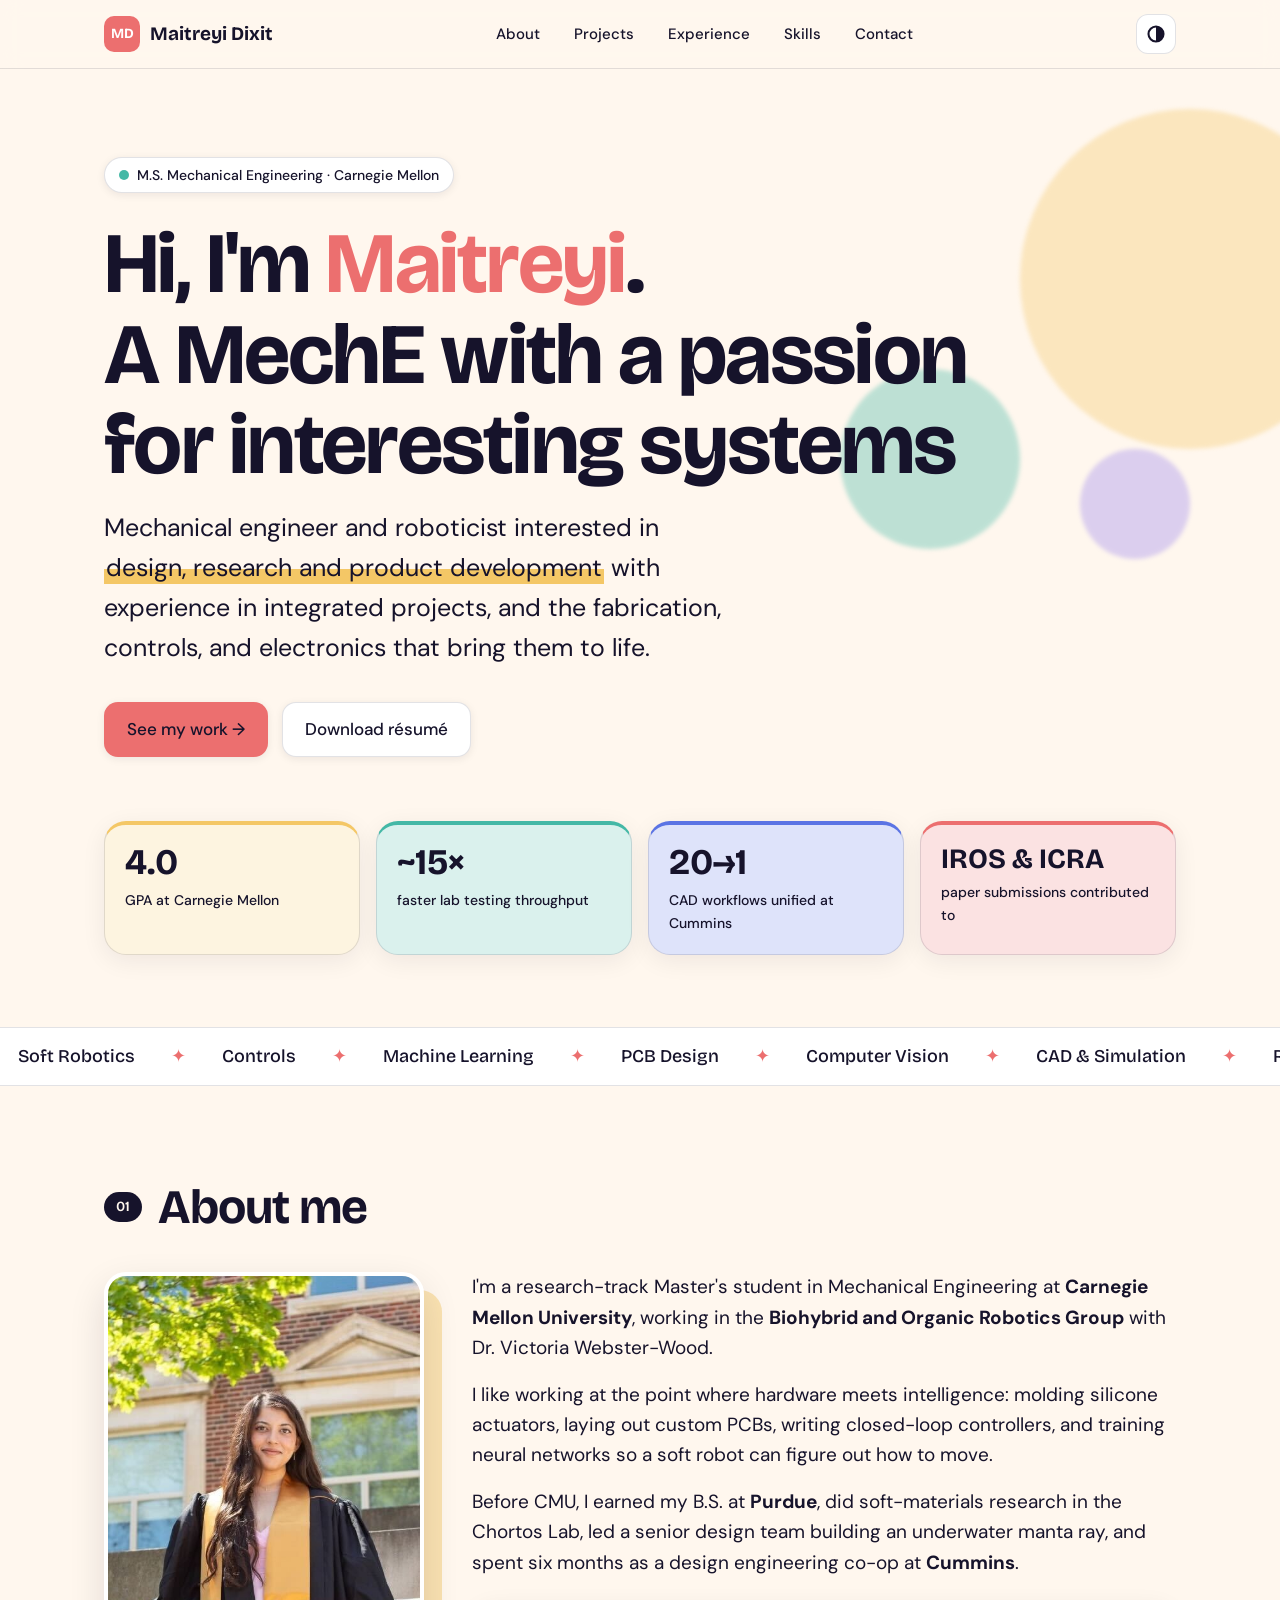
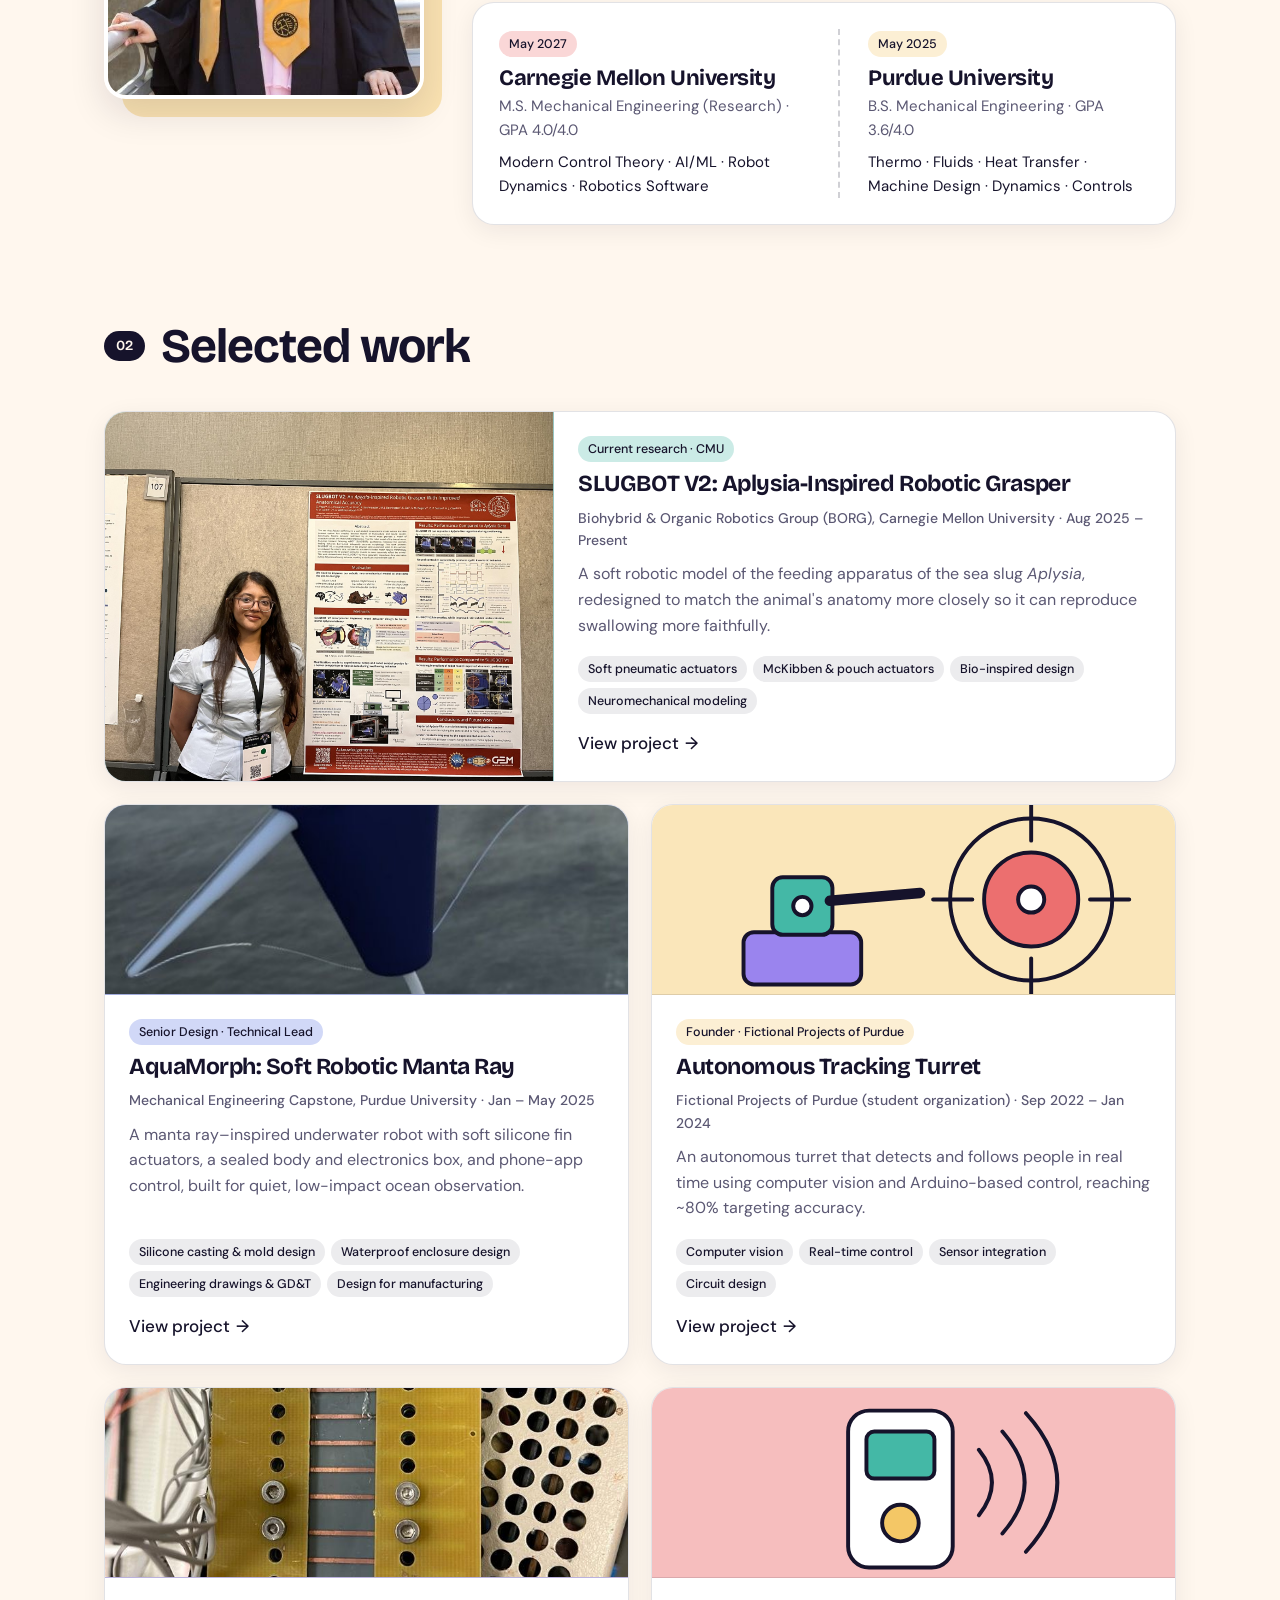
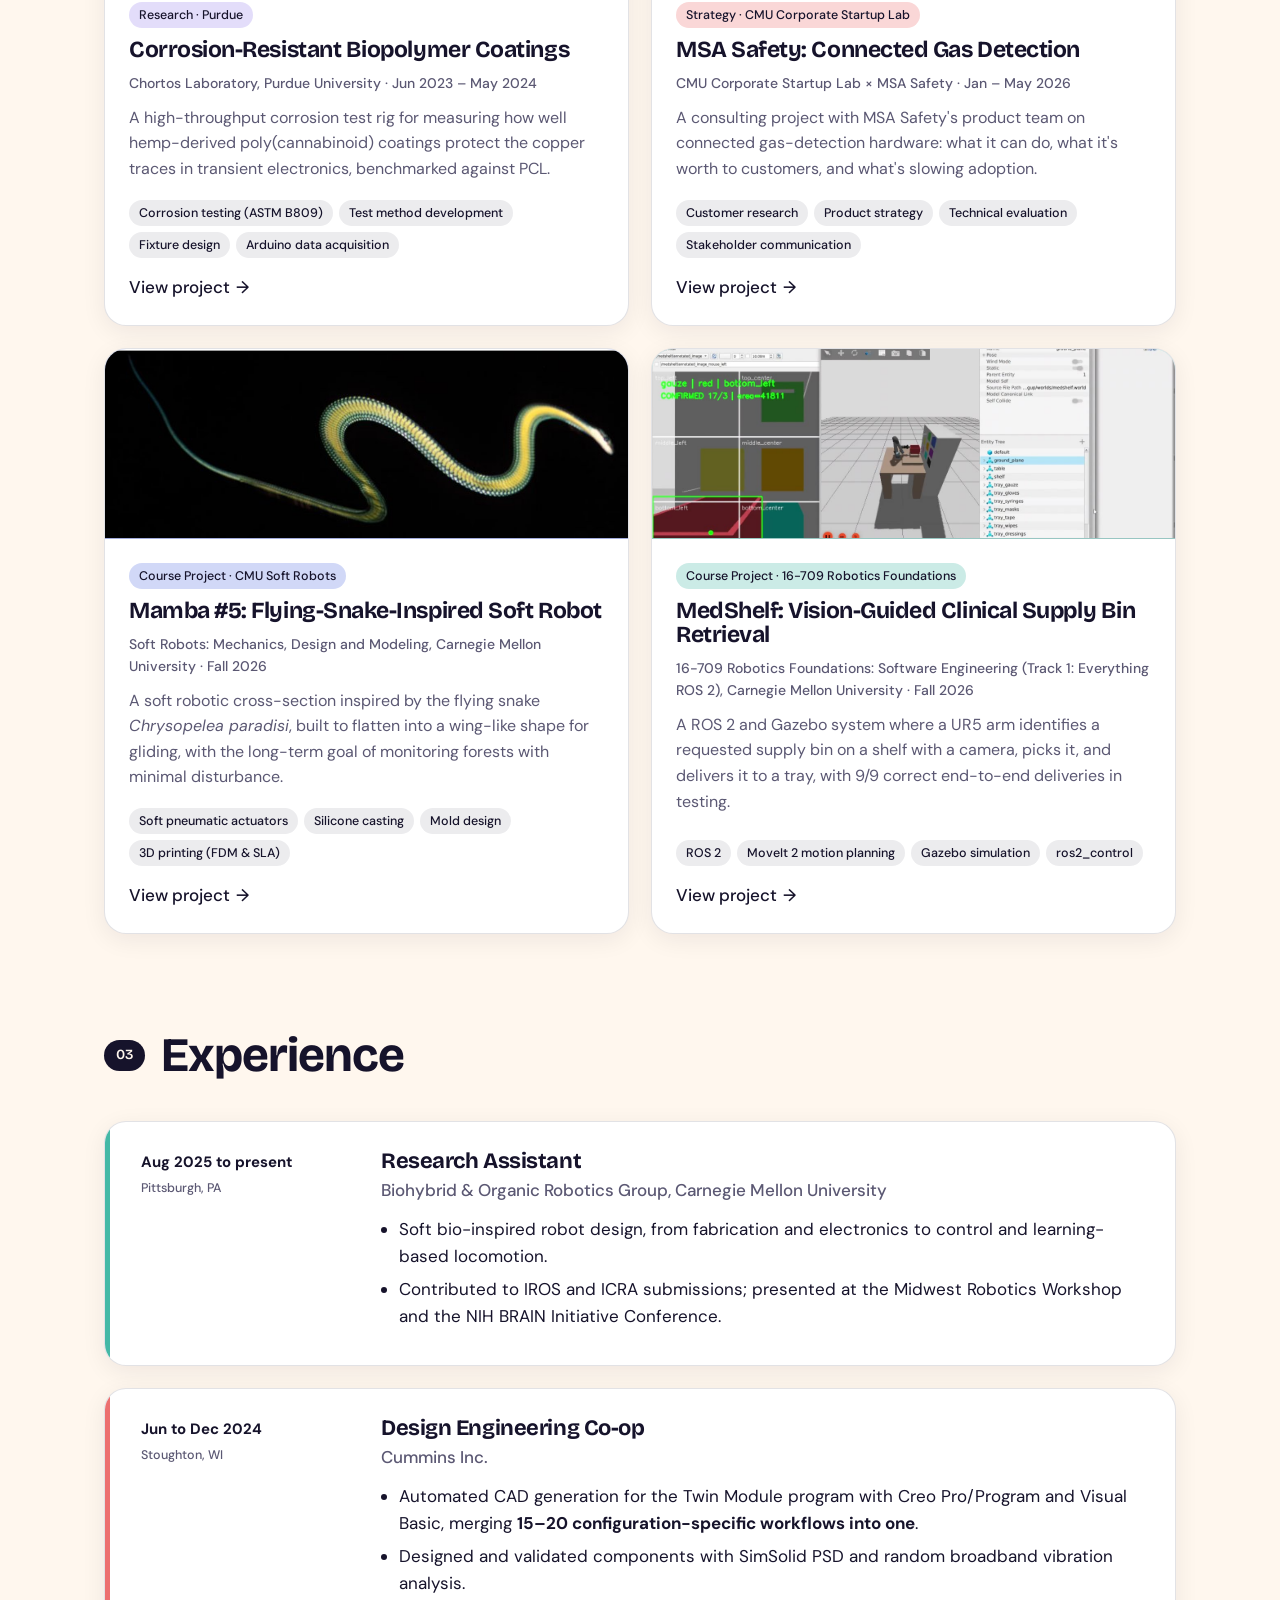
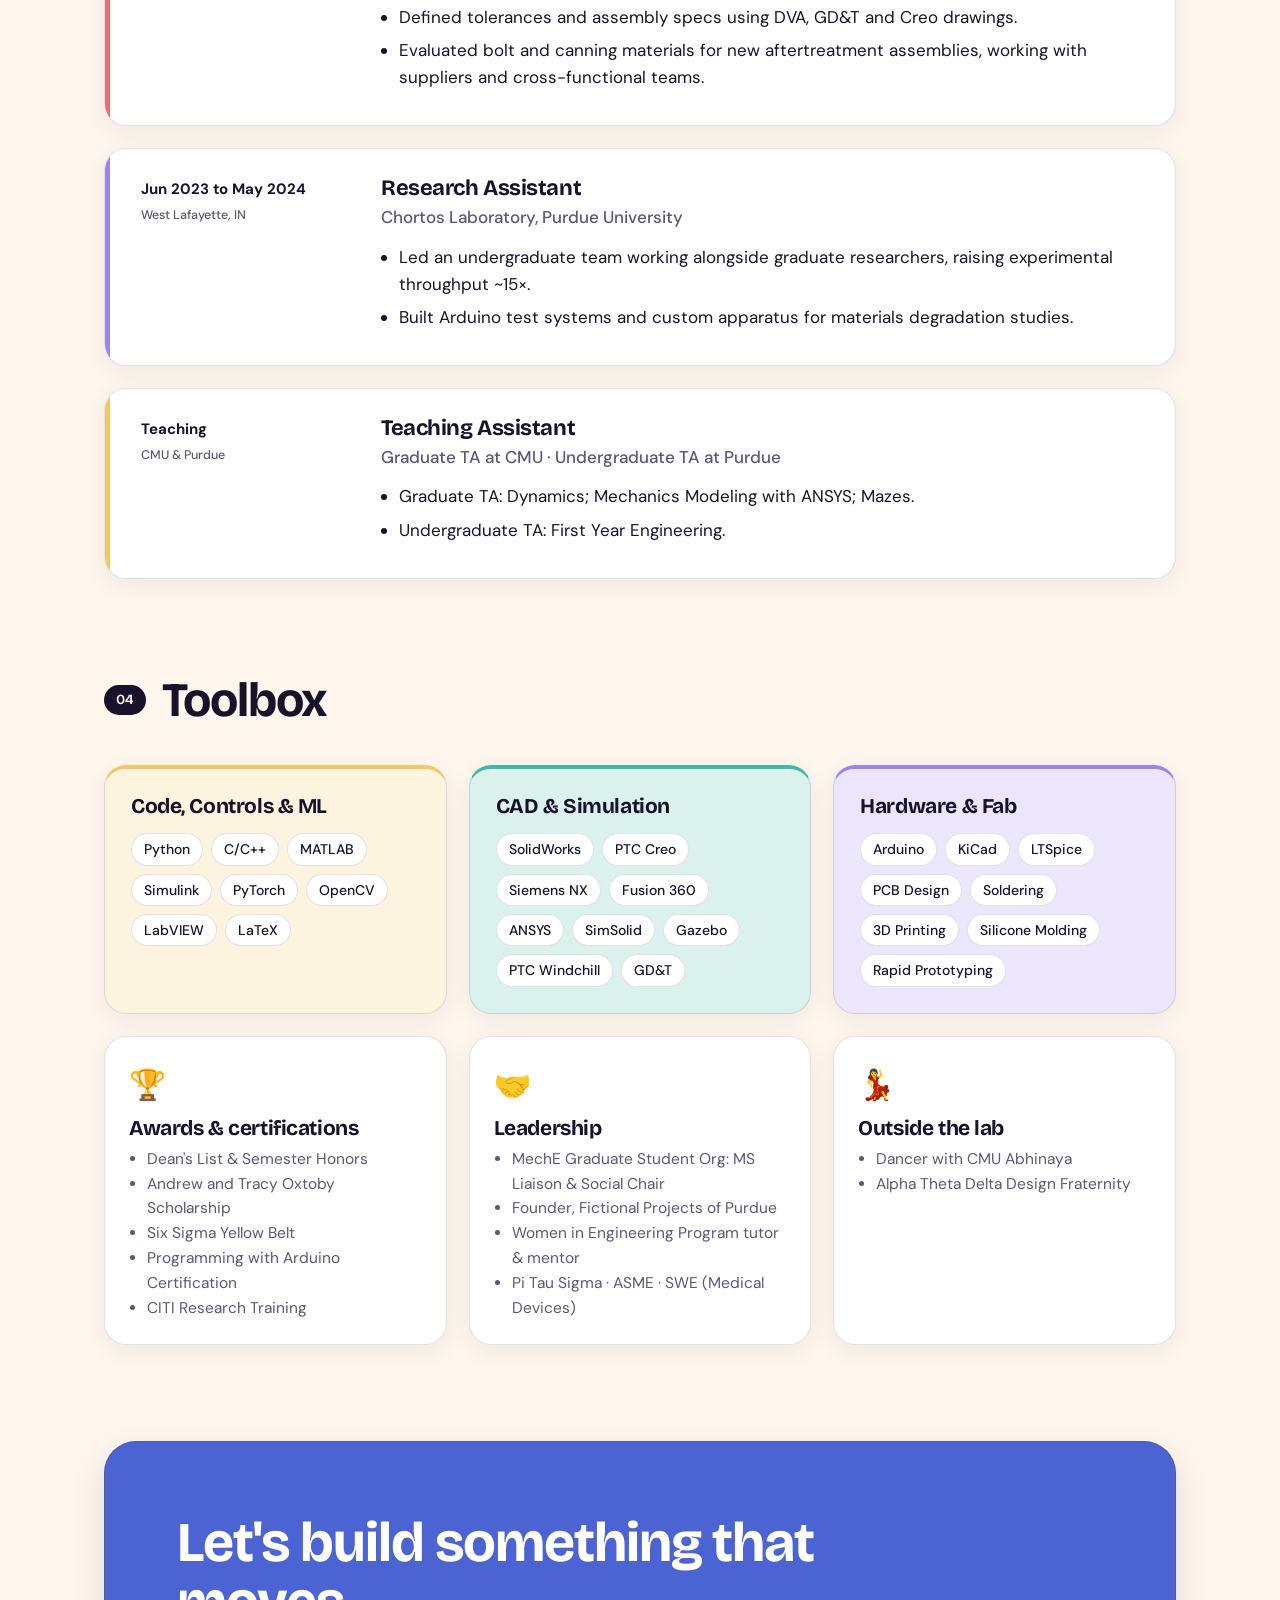
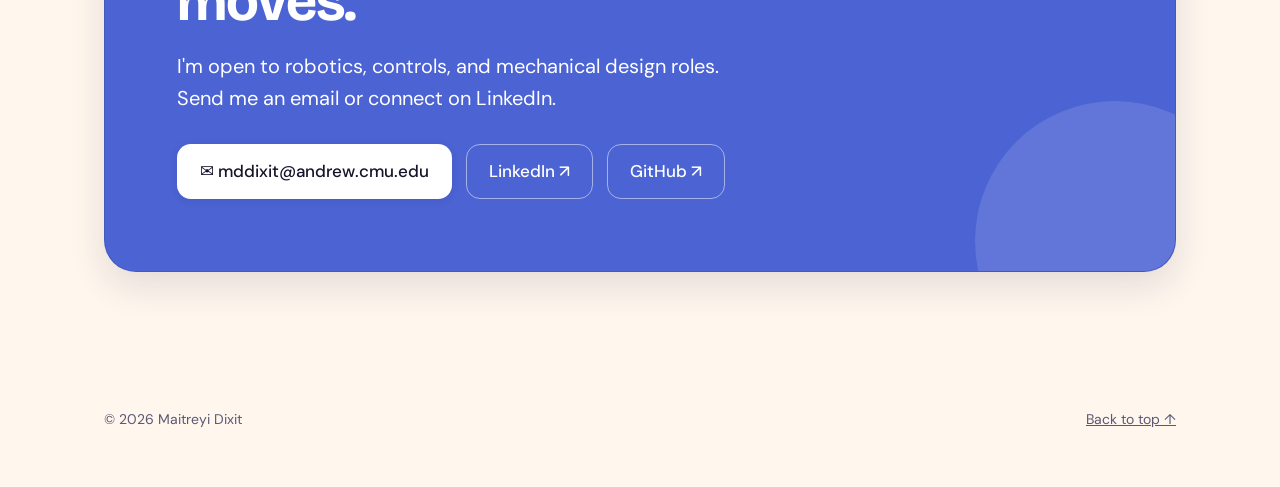
<file: index_1.html>
<!DOCTYPE html>
<html lang="en">
<head>
<meta charset="UTF-8">
<meta name="viewport" content="width=device-width, initial-scale=1">
<title>Maitreyi Dixit — Robotics & Mechanical Engineering</title>
<meta name="description" content="Maitreyi Dixit: M.S. Mechanical Engineering student at Carnegie Mellon building soft, bio-inspired robots.">
<meta property="og:type" content="website">
<meta property="og:site_name" content="Maitreyi Dixit">
<meta property="og:title" content="Maitreyi Dixit | Robotics & Mechanical Engineering Portfolio">
<meta property="og:description" content="M.S. Mechanical Engineering at Carnegie Mellon. Soft, bio-inspired robots: SLUGBOT V2, AquaMorph and more.">
<meta property="og:url" content="https://mddixit.github.io/">
<meta property="og:image" content="https://mddixit.github.io/images/linkedin-card.jpg">
<meta property="og:image:width" content="1200">
<meta property="og:image:height" content="627">
<meta name="twitter:card" content="summary_large_image">
<meta name="twitter:image" content="https://mddixit.github.io/images/linkedin-card.jpg">
<link rel="icon" href="data:image/svg+xml,<svg xmlns='http://www.w3.org/2000/svg' viewBox='0 0 100 100'><rect width='100' height='100' rx='24' fill='%23FF4F5E'/><text x='50' y='68' font-size='52' font-family='Arial' font-weight='900' text-anchor='middle' fill='white'>MD</text></svg>">
<link rel="preconnect" href="https://fonts.googleapis.com">
<link rel="preconnect" href="https://fonts.gstatic.com" crossorigin>
<link href="https://fonts.googleapis.com/css2?family=Bricolage+Grotesque:opsz,wght@12..96,500;12..96,600;12..96,700&family=DM+Sans:ital,wght@0,400;0,500;0,700;1,400&display=swap" rel="stylesheet">
<!-- Site design (built in so the page always looks right) -->
<style>
:root {
  --bg: #FFF7EE;
  --surface: #FFFFFF;
  --ink: #16132B;
  --muted: #5B5873;
  --line: #16132B;
  --coral: #EC6F6F;
  --blue: #5B74E4;
  --sun: #F4C766;
  --teal: #44B8A6;
  --violet: #9A84EE;
  --on-accent: #16132B;
  --border: rgba(22, 19, 43, 0.12);
  --shadow: 0 6px 24px rgba(22, 19, 43, 0.07);
  --shadow-sm: 0 2px 8px rgba(22, 19, 43, 0.08);
  --shadow-lg: 0 14px 36px rgba(22, 19, 43, 0.12);
  --tint: 20%;
  --radius: 22px;
}
@media (prefers-color-scheme: dark) {
  :root:not([data-theme="light"]) {
    --bg: #15142A; --surface: #1F1D38; --ink: #F6F1EA; --muted: #B3AFCF; --line: #F6F1EA;
    --coral: #F08A8A; --blue: #8196F0; --sun: #F2CF82; --teal: #6CCBBB; --violet: #B09EF5;
    --border: rgba(255, 255, 255, 0.10);
    --shadow: 0 6px 24px rgba(0, 0, 0, 0.30); --shadow-sm: 0 2px 8px rgba(0, 0, 0, 0.3); --shadow-lg: 0 14px 36px rgba(0, 0, 0, 0.45);
    --tint: 16%;
  }
}
:root[data-theme="dark"] {
  --bg: #15142A; --surface: #1F1D38; --ink: #F6F1EA; --muted: #B3AFCF; --line: #F6F1EA;
  --coral: #F08A8A; --blue: #8196F0; --sun: #F2CF82; --teal: #6CCBBB; --violet: #B09EF5;
  --border: rgba(255, 255, 255, 0.10);
  --shadow: 0 6px 24px rgba(0, 0, 0, 0.30); --shadow-sm: 0 2px 8px rgba(0, 0, 0, 0.3); --shadow-lg: 0 14px 36px rgba(0, 0, 0, 0.45);
  --tint: 16%;
}

* { box-sizing: border-box; margin: 0; padding: 0; }
html { scroll-behavior: smooth; scroll-padding-top: 84px; }
body {
  background: var(--bg); color: var(--ink);
  font-family: "DM Sans", system-ui, sans-serif; font-size: 17px; line-height: 1.6;
  overflow-x: hidden;
}
h1, h2, h3, .display { font-family: "Bricolage Grotesque", "DM Sans", sans-serif; line-height: 1.05; letter-spacing: -0.02em; }
a { color: inherit; }
.wrap { max-width: 1120px; margin: 0 auto; padding: 0 24px; }

/* ---------- Nav ---------- */
header.nav {
  position: sticky; top: 0; z-index: 50;
  background: color-mix(in srgb, var(--bg) 88%, transparent);
  backdrop-filter: blur(10px);
  border-bottom: 1px solid var(--border);
}
.nav .wrap { display: flex; align-items: center; justify-content: space-between; height: 68px; gap: 16px; }
.logo {
  font-family: "Bricolage Grotesque", sans-serif; font-weight: 700; font-size: 19px; text-decoration: none;
  display: flex; align-items: center; gap: 10px;
}
.logo span.badge {
  display: grid; place-items: center; width: 36px; height: 36px; border-radius: 10px;
  background: var(--coral); color: #fff; font-size: 14px;
}
.nav ul { list-style: none; display: flex; gap: 6px; align-items: center; }
.nav ul a {
  text-decoration: none; font-weight: 500; padding: 8px 14px; border-radius: 999px; font-size: 15px;
}
.nav ul a:hover { background: var(--sun); color: var(--on-accent); }
.theme-btn, .menu-btn {
  border: 1px solid var(--border); background: var(--surface); color: var(--ink);
  width: 40px; height: 40px; border-radius: 12px; cursor: pointer; font-size: 18px;
  display: grid; place-items: center;
}
.menu-btn { display: none; }
.theme-btn svg { display: block; }
@media (max-width: 820px) {
  .menu-btn { display: grid; }
  .nav ul {
    position: absolute; top: 68px; left: 0; right: 0; flex-direction: column; align-items: stretch;
    background: var(--bg); border-bottom: 1px solid var(--border); padding: 12px 16px 18px; gap: 4px;
    display: none;
  }
  .nav ul.open { display: flex; }
  .nav ul a { display: block; font-size: 18px; }
}

/* ---------- Hero ---------- */
.hero { position: relative; padding: 88px 0 72px; overflow: hidden; }
.blob { position: absolute; border-radius: 50%; filter: blur(2px); opacity: .35; z-index: 0; }
.blob.b1 { width: 340px; height: 340px; background: var(--sun); right: -80px; top: 40px; }
.blob.b2 { width: 180px; height: 180px; background: var(--teal); right: 260px; top: 300px; }
.blob.b3 { width: 110px; height: 110px; background: var(--violet); right: 90px; top: 380px; }
.hero .wrap { position: relative; z-index: 1; }
.eyebrow {
  display: inline-flex; align-items: center; gap: 8px; font-weight: 500;
  background: var(--surface); border: 1px solid var(--border); border-radius: 999px;
  padding: 6px 14px; font-size: 14px; box-shadow: var(--shadow-sm);
}
.eyebrow .dot { width: 10px; height: 10px; border-radius: 50%; background: var(--teal); }
.hero h1 { font-size: clamp(42px, 7.2vw, 86px); font-weight: 700; margin: 26px 0 18px; }
.hero h1 .hl { color: var(--coral); }
.hero .lede { font-size: clamp(19px, 2.4vw, 25px); max-width: 640px; color: var(--ink); }
.hero .lede mark {
  background: linear-gradient(transparent 55%, var(--sun) 55%); color: inherit; padding: 0 2px;
}
.cta { display: flex; flex-wrap: wrap; gap: 14px; margin-top: 34px; }
.btn {
  display: inline-flex; align-items: center; gap: 8px; text-decoration: none; font-weight: 500;
  padding: 13px 22px; border-radius: 14px; border: 1px solid var(--border);
  box-shadow: var(--shadow-sm); transition: transform .15s, box-shadow .15s;
}
.btn:hover { transform: translateY(-2px); box-shadow: var(--shadow); }
.btn.primary { background: var(--coral); color: #16132B; border-color: transparent; }
.btn.secondary { background: var(--surface); color: var(--ink); }

.stats { display: grid; grid-template-columns: repeat(4, 1fr); gap: 16px; margin-top: 64px; }
.stat {
  border: 1px solid var(--border); border-radius: var(--radius); padding: 20px; box-shadow: var(--shadow);
  color: var(--on-accent);
}
.stat { color: var(--ink); background: color-mix(in srgb, var(--c) var(--tint), var(--surface)); border-top: 4px solid var(--c); }
.stat:nth-child(1) { --c: var(--sun); }
.stat:nth-child(2) { --c: var(--teal); }
.stat:nth-child(3) { --c: var(--blue); }
.stat:nth-child(4) { --c: var(--coral); }
.stat b { display: block; font-family: "Bricolage Grotesque", sans-serif; font-size: 36px; font-weight: 700; line-height: 1; }
.stat b.sm { font-size: 28px; }
.stat span { font-size: 14px; font-weight: 500; display: block; margin-top: 8px; }
@media (max-width: 820px) { .stats { grid-template-columns: repeat(2, 1fr); } .blob.b2, .blob.b3 { display: none; } }

/* ---------- Marquee ---------- */
.marquee {
  background: var(--surface); color: var(--ink); border-block: 1px solid var(--border);
  overflow: hidden; white-space: nowrap; padding: 14px 0;
}
.marquee .track { display: inline-block; animation: scroll 32s linear infinite; }
.marquee span { font-family: "Bricolage Grotesque", sans-serif; font-weight: 500; font-size: 18px; margin: 0 18px; }
.marquee span.star { color: var(--coral); }
@keyframes scroll { to { transform: translateX(-50%); } }

/* ---------- Sections ---------- */
section.block { padding: 96px 0; }
.sec-head { display: flex; align-items: center; gap: 16px; margin-bottom: 40px; flex-wrap: wrap; }
.sec-head .num {
  font-family: "Bricolage Grotesque", sans-serif; font-weight: 600; font-size: 14px;
  background: var(--ink); color: var(--bg); padding: 4px 12px; border-radius: 999px;
}
.sec-head h2 { font-size: clamp(32px, 4.6vw, 48px); font-weight: 700; }

/* About */
.about-grid { display: grid; grid-template-columns: 1.3fr 1fr; gap: 40px; align-items: start; }
.about-grid p { font-size: 19px; margin-bottom: 16px; }
.edu-card {
  background: var(--surface); border: 1px solid var(--border); border-radius: var(--radius);
  box-shadow: var(--shadow); padding: 26px;
}
.edu-item + .edu-item { margin-top: 20px; padding-top: 20px; border-top: 2px dashed color-mix(in srgb, var(--ink) 30%, transparent); }
.edu-item h3 { font-size: 22px; }
.edu-item .meta { color: var(--muted); font-size: 15px; margin: 4px 0 8px; }
.pill {
  display: inline-block; font-size: 12.5px; font-weight: 500; padding: 3px 10px; border-radius: 999px;
  color: var(--ink); background: color-mix(in srgb, var(--c) 28%, var(--surface));
}
.pill.sun { --c: var(--sun); } .pill.teal { --c: var(--teal); }
.pill.coral { --c: var(--coral); } .pill.blue { --c: var(--blue); }
.pill.violet { --c: var(--violet); }
@media (max-width: 820px) { .about-grid { grid-template-columns: 1fr; } }

/* Projects */
.projects { display: grid; grid-template-columns: repeat(6, 1fr); gap: 22px; }
.card {
  background: var(--surface); border: 1px solid var(--border); border-radius: var(--radius);
  box-shadow: var(--shadow); overflow: hidden; display: flex; flex-direction: column;
  transition: transform .2s, box-shadow .2s;
}
.card:hover { transform: translateY(-4px); box-shadow: var(--shadow-lg); }
.card .art { height: 190px; position: relative; border-bottom: 1px solid var(--border); overflow: hidden; }
.card .art svg { position: absolute; inset: 0; width: 100%; height: 100%; }
.card .body { padding: 24px; display: flex; flex-direction: column; gap: 10px; flex: 1; }
.card h3 { font-size: 23px; font-weight: 700; }
.card .role { color: var(--muted); font-size: 14px; font-weight: 500; }
.card ul { padding-left: 18px; color: var(--ink); }
.card li { margin-bottom: 6px; }
.tags { display: flex; flex-wrap: wrap; gap: 6px; margin-top: auto; padding-top: 8px; }
.tag {
  font-size: 12.5px; font-weight: 500; padding: 3px 10px; border-radius: 999px;
  background: color-mix(in srgb, var(--ink) 8%, transparent);
}
.span-4 { grid-column: span 4; } .span-2 { grid-column: span 2; } .span-3 { grid-column: span 3; }
.card.feature .art { height: 100%; min-height: 260px; border-bottom: 0; border-right: 1px solid var(--border); }
.card.feature { flex-direction: row; }
.card.feature .art { flex: 0 0 42%; }
@media (max-width: 960px) {
  .projects { grid-template-columns: 1fr 1fr; }
  .span-4, .span-2, .span-3 { grid-column: span 1; }
  .card.feature { grid-column: 1 / -1; }
}
@media (max-width: 640px) {
  .projects { grid-template-columns: 1fr; }
  .card.feature { flex-direction: column; }
  .card.feature .art { flex: none; height: 200px; min-height: 0; border-right: 0; border-bottom: 1px solid var(--border); }
}

/* Timeline */
.timeline { display: grid; gap: 22px; }
.job {
  display: grid; grid-template-columns: 220px 1fr; gap: 28px;
  background: var(--surface); border: 1px solid var(--border); border-radius: var(--radius);
  box-shadow: var(--shadow); padding: 28px; position: relative; overflow: hidden;
}
.job::before { content: ""; position: absolute; left: 0; top: 0; bottom: 0; width: 5px; background: var(--c, var(--coral)); }
.job .when { font-weight: 700; font-size: 15px; padding-left: 8px; }
.job .when small { display: block; color: var(--muted); font-weight: 500; margin-top: 4px; }
.job h3 { font-size: 22px; font-weight: 700; }
.job .org { font-weight: 500; color: var(--muted); margin: 4px 0 12px; }
.job ul { padding-left: 18px; }
.job li { margin-bottom: 6px; }
@media (max-width: 720px) { .job { grid-template-columns: 1fr; gap: 10px; } }

/* Skills */
.skills { display: grid; grid-template-columns: repeat(3, 1fr); gap: 22px; }
.skill-box { border: 1px solid var(--border); border-radius: var(--radius); padding: 26px; box-shadow: var(--shadow); color: var(--ink); background: color-mix(in srgb, var(--c) var(--tint), var(--surface)); border-top: 4px solid var(--c); }
.skill-box h3 { font-size: 21px; font-weight: 700; margin-bottom: 16px; }
.skill-box .chips { display: flex; flex-wrap: wrap; gap: 8px; }
.skill-box .chips span {
  background: var(--surface); color: var(--ink); border: 1px solid var(--border);
  border-radius: 999px; padding: 4px 12px; font-size: 14px; font-weight: 500;
}
.skill-box.s1 { --c: var(--sun); }
.skill-box.s2 { --c: var(--teal); }
.skill-box.s3 { --c: var(--violet); }
@media (max-width: 900px) { .skills { grid-template-columns: 1fr; } }

/* Beyond */
.beyond { display: grid; grid-template-columns: repeat(3, 1fr); gap: 22px; margin-top: 22px; }
.mini {
  background: var(--surface); border: 1px solid var(--border); border-radius: var(--radius); padding: 24px;
  box-shadow: var(--shadow);
}
.mini .icon { font-size: 30px; margin-bottom: 8px; }
.mini h3 { font-size: 21px; margin-bottom: 8px; }
.mini p, .mini li { color: var(--muted); font-size: 15.5px; }
.mini ul { padding-left: 18px; }
@media (max-width: 900px) { .beyond { grid-template-columns: 1fr; } }

/* Contact */
.contact {
  background: #4B63D3; color: #fff; border: 1px solid var(--border); border-radius: 32px;
  padding: clamp(32px, 6vw, 72px); box-shadow: var(--shadow-lg); position: relative; overflow: hidden;
}
.contact::after {
  content: ""; position: absolute; width: 280px; height: 280px; border-radius: 50%;
  background: #fff; opacity: .12; right: -80px; bottom: -110px;
}
.contact h2 { font-size: clamp(34px, 5vw, 56px); font-weight: 700; max-width: 760px; position: relative; z-index: 1; }
.contact p { font-size: 20px; margin: 18px 0 30px; max-width: 560px; position: relative; z-index: 1; }
.contact .cta { position: relative; z-index: 1; margin-top: 0; }
.contact .btn.primary { background: #fff; color: #16132B; }
.contact .btn.secondary { background: transparent; color: #fff; border-color: rgba(255,255,255,.5); box-shadow: none; }

footer { padding: 40px 0 56px; color: var(--muted); font-size: 14px; }
footer .wrap { display: flex; justify-content: space-between; flex-wrap: wrap; gap: 12px; }

/* Reveal */
.reveal { opacity: 0; transform: translateY(24px); transition: opacity .6s ease, transform .6s ease; }
.reveal.in { opacity: 1; transform: none; }
@media (prefers-reduced-motion: reduce) {
  html { scroll-behavior: auto; }
  .reveal { opacity: 1; transform: none; transition: none; }
  .marquee .track { animation: none; }
  .btn, .card { transition: none; }
}
@media (max-width: 480px) {
  .wrap { padding: 0 16px; }
  .hero { padding-top: 56px; }
  .blob.b1 { width: 220px; height: 220px; right: -90px; top: 10px; }
  .stat b { font-size: 32px; }
  section.block { padding: 72px 0; }
}

/* =====================================================================
   Project cards (homepage)
   ===================================================================== */
a.card { text-decoration: none; color: inherit; }
.card.half { grid-column: span 3; }
.card.feature { grid-column: 1 / -1; }
.card .art img, .p-cover img { position: absolute; inset: 0; width: 100%; height: 100%; object-fit: cover; }
.art-fallback, .art-fallback svg { position: absolute; inset: 0; width: 100%; height: 100%; }
.art-initial {
  position: absolute; inset: 0; display: grid; place-items: center;
  font-family: "Bricolage Grotesque", sans-serif; font-size: 96px; font-weight: 700; color: rgba(22,19,43,.35);
}
.card .summary { color: var(--muted); font-size: 16px; }
.card .more { font-weight: 500; color: var(--ink); margin-top: 6px; display: inline-flex; gap: 6px; }
.card .more span { transition: transform .2s; }
.card:hover .more span { transform: translateX(4px); }
.card:focus-visible { outline: 3px solid var(--blue); outline-offset: 3px; }
@media (max-width: 960px) { .card.half { grid-column: span 1; } }

/* =====================================================================
   Project page
   ===================================================================== */
.p-hero { padding: 56px 0 36px; }
.back {
  display: inline-block; text-decoration: none; color: var(--muted); font-weight: 500; font-size: 15px;
  margin-bottom: 26px;
}
.back:hover { color: var(--ink); }
.p-hero .pill { display: table; }
.p-title { font-size: clamp(36px, 5.6vw, 64px); font-weight: 700; margin: 16px 0 14px; max-width: 900px; }
.p-lede { font-size: clamp(18px, 2vw, 21px); max-width: 760px; color: var(--muted); }
.p-meta {
  display: grid; grid-template-columns: repeat(auto-fit, minmax(190px, 1fr)); gap: 16px 28px;
  margin-top: 32px; padding-top: 24px; border-top: 1px solid var(--border);
}
.p-meta dt { font-size: 12.5px; text-transform: uppercase; letter-spacing: .08em; color: var(--muted); font-weight: 500; }
.p-meta dd { font-weight: 500; margin-top: 2px; }

.p-cover {
  position: relative; height: clamp(240px, 42vw, 460px); border-radius: 28px; overflow: hidden;
  border: 1px solid var(--border); box-shadow: var(--shadow);
}
.p-cover > svg { position: absolute; inset: 0; width: 100%; height: 100%; }

.p-results { display: grid; grid-template-columns: repeat(auto-fit, minmax(200px, 1fr)); gap: 16px; margin-top: 22px; }
.p-results .stat { padding: 22px; }

.p-body { display: grid; grid-template-columns: minmax(0, 1fr) 320px; gap: 48px; margin-top: 56px; align-items: start; }
.p-sec + .p-sec { margin-top: 48px; }
.p-sec h2 { font-size: clamp(26px, 3vw, 32px); font-weight: 700; margin-bottom: 16px; }
.p-sec p { font-size: 18px; margin-bottom: 14px; }

.checks { list-style: none; display: grid; gap: 12px; }
.checks li {
  position: relative; padding: 14px 16px 14px 50px; font-size: 17px;
  background: var(--surface); border: 1px solid var(--border); border-radius: 14px;
}
.checks li::before {
  content: "✓"; position: absolute; left: 14px; top: 13px; width: 24px; height: 24px; border-radius: 50%;
  display: grid; place-items: center; font-size: 13px; font-weight: 700;
  background: color-mix(in srgb, var(--c) 35%, var(--surface)); color: var(--ink);
}

.learn { list-style: none; counter-reset: learn; display: grid; gap: 14px; }
.learn li { counter-increment: learn; position: relative; padding-left: 52px; font-size: 17px; min-height: 36px; }
.learn li::before {
  content: counter(learn, decimal-leading-zero); position: absolute; left: 0; top: -2px;
  font-family: "Bricolage Grotesque", sans-serif; font-weight: 700; font-size: 22px; color: var(--muted);
}

.p-side { position: sticky; top: 92px; display: grid; gap: 18px; }
.side-block {
  background: var(--surface); border: 1px solid var(--border); border-radius: var(--radius);
  box-shadow: var(--shadow); padding: 22px;
}
.side-block[style*="--c"] { background: color-mix(in srgb, var(--c) var(--tint), var(--surface)); border-top: 4px solid var(--c); }
.side-block h3 { font-size: 18px; font-weight: 700; margin-bottom: 12px; }
.side-block .chips { display: flex; flex-wrap: wrap; gap: 8px; }
.side-block .chips span {
  background: var(--surface); border: 1px solid var(--border); border-radius: 999px;
  padding: 4px 12px; font-size: 14px; font-weight: 500;
}
.side-block .chips.plain span { background: color-mix(in srgb, var(--ink) 6%, transparent); border-color: transparent; }
.p-links { display: grid; gap: 10px; }
.p-links .btn { justify-content: center; padding: 10px 16px; }

.p-gallery-sec { margin-top: 64px; }
.gallery { display: grid; grid-template-columns: repeat(auto-fill, minmax(280px, 1fr)); gap: 18px; }
.g-item { margin: 0; }
.g-frame {
  display: block; width: 100%; aspect-ratio: 4 / 3; padding: 0; border: 1px solid var(--border);
  border-radius: 18px; overflow: hidden; background: var(--surface); cursor: zoom-in; position: relative;
}
.g-frame img { width: 100%; height: 100%; object-fit: cover; display: block; transition: transform .3s; }
.g-frame:hover img { transform: scale(1.03); }
.g-video .g-frame { aspect-ratio: 16 / 9; cursor: default; }
.g-video iframe { width: 100%; height: 100%; border: 0; }
.g-item figcaption { font-size: 14px; color: var(--muted); margin-top: 8px; }
.g-missing {
  position: absolute; inset: 0; display: grid; place-content: center; gap: 6px; text-align: center;
  border: 2px dashed color-mix(in srgb, var(--ink) 25%, transparent); border-radius: 18px; color: var(--muted);
  background: repeating-linear-gradient(45deg, transparent 0 12px, color-mix(in srgb, var(--ink) 3%, transparent) 12px 24px);
}
.g-missing code { font-size: 12.5px; }
.missing .g-frame { cursor: default; }

.pager { display: grid; grid-template-columns: 1fr 1fr; gap: 18px; margin: 72px 0 24px; }
.pager-link {
  display: grid; gap: 4px; padding: 20px 22px; text-decoration: none; border-radius: var(--radius);
  background: var(--surface); border: 1px solid var(--border); box-shadow: var(--shadow); transition: transform .2s;
}
.pager-link:hover { transform: translateY(-3px); }
.pager-link small { color: var(--muted); font-size: 13px; font-weight: 500; }
.pager-link span { font-family: "Bricolage Grotesque", sans-serif; font-weight: 700; font-size: 19px; line-height: 1.2; }
.pager-link.next { text-align: right; }

.lightbox {
  position: fixed; inset: 0; z-index: 100; background: rgba(10, 9, 22, .9);
  display: flex; align-items: center; justify-content: center; padding: 56px 64px;
}
.lightbox[hidden] { display: none; }
.lightbox figure { margin: 0; max-width: 100%; max-height: 100%; display: grid; gap: 10px; justify-items: center; }
.lightbox img { max-width: 100%; max-height: calc(100vh - 140px); border-radius: 12px; object-fit: contain; }
.lightbox figcaption { color: #eee; font-size: 15px; }
.lb-close, .lb-nav {
  position: absolute; background: rgba(255,255,255,.12); color: #fff; border: 0; cursor: pointer;
  width: 44px; height: 44px; border-radius: 50%; font-size: 22px; display: grid; place-items: center;
}
.lb-close { top: 16px; right: 16px; font-size: 18px; }
.lb-prev { left: 12px; top: 50%; transform: translateY(-50%); font-size: 30px; }
.lb-next { right: 12px; top: 50%; transform: translateY(-50%); font-size: 30px; }

@media (max-width: 900px) {
  .p-body { grid-template-columns: 1fr; gap: 36px; }
  .p-side { position: static; }
}
@media (max-width: 560px) {
  .p-hero { padding-top: 32px; }
  .pager { grid-template-columns: 1fr; }
  .pager-link.next { text-align: left; }
  .lightbox { padding: 56px 12px; }
  .lb-nav { top: auto; bottom: 16px; transform: none; }
  .lb-prev { left: calc(50% - 56px); } .lb-next { right: calc(50% - 56px); }
}
@media (prefers-reduced-motion: reduce) {
  .g-frame img, .pager-link, .card .more span { transition: none; }
}

/* ---------- Project page: videos, design highlights, posters ---------- */
.p-videos { margin-top: 56px; }
.v-item { margin: 0; }
.v-item + .v-item { margin-top: 24px; }
.v-frame {
  aspect-ratio: 16 / 9; border-radius: 22px; overflow: hidden; background: #000;
  border: 1px solid var(--border); box-shadow: var(--shadow-lg);
}
.v-frame video, .v-frame iframe { width: 100%; height: 100%; display: block; border: 0; }
.v-item figcaption { font-size: 14px; color: var(--muted); margin-top: 10px; }

.d-grid { display: grid; grid-template-columns: repeat(auto-fill, minmax(220px, 1fr)); gap: 14px; }
.d-card {
  background: var(--surface); border: 1px solid var(--border); border-radius: 16px; padding: 18px;
  border-left: 4px solid var(--c);
}
.d-card h3 { font-size: 17px; font-weight: 700; margin-bottom: 6px; }
.d-card p { font-size: 15.5px !important; color: var(--muted); margin: 0 !important; line-height: 1.5; }

.p-posters { margin-top: 64px; }
.posters { display: grid; gap: 22px; }
.poster {
  display: grid; grid-template-columns: minmax(0, 340px) 1fr; gap: 32px; align-items: center;
  background: var(--surface); border: 1px solid var(--border); border-radius: var(--radius);
  box-shadow: var(--shadow); padding: 22px;
}
.poster.is-embed { grid-template-columns: 1fr; }
.poster.is-embed .poster-info { order: -1; }
.poster-info h3 { font-size: 24px; font-weight: 700; margin: 10px 0 8px; }
.poster-info p { color: var(--muted); font-size: 16px !important; }
.poster-btns { display: flex; flex-wrap: wrap; gap: 10px; margin-top: 18px; }
.poster-btns .btn { padding: 10px 16px; font-size: 15px; }
.poster-img {
  display: block; padding: 0; border: 1px solid var(--border); border-radius: 12px; overflow: hidden;
  cursor: zoom-in; background: #fff; width: 100%;
}
.poster-img img { display: block; width: 100%; height: auto; transition: transform .3s; }
.poster-img:hover img { transform: scale(1.02); }
.poster-embed {
  aspect-ratio: 16 / 10; border-radius: 16px; overflow: hidden; border: 1px solid var(--border);
  background: color-mix(in srgb, var(--ink) 5%, var(--surface));
}
.poster-embed iframe { width: 100%; height: 100%; border: 0; background: #fff; }
.poster-load {
  width: 100%; height: 100%; border: 0; cursor: pointer; background: transparent; color: var(--ink);
  display: grid; place-content: center; justify-items: center; gap: 8px; font: inherit;
}
.poster-load b { font-family: "Bricolage Grotesque", sans-serif; font-size: 22px; }
.poster-load small { color: var(--muted); font-size: 15px; }
.pl-icon {
  width: 64px; height: 64px; border-radius: 50%; display: grid; place-items: center; font-size: 22px;
  background: var(--coral); color: #fff; box-shadow: var(--shadow); padding-left: 4px; transition: transform .2s;
}
.poster-load:hover .pl-icon { transform: scale(1.08); }
.embed-note { font-size: 14px !important; color: var(--muted); margin-top: 8px !important; }
.lightbox.single .lb-nav { display: none; }
@media (max-width: 760px) {
  .poster { grid-template-columns: 1fr; gap: 18px; }
  .poster-img { max-width: 360px; margin: 0 auto; }
  .poster-embed { aspect-ratio: 3 / 4; }
}
.load-warn { grid-column: 1 / -1; padding: 20px; border-radius: 14px; background: color-mix(in srgb, var(--coral) 18%, var(--surface)); }

/* ---------- Gallery groups ---------- */
.g-group + .g-group { margin-top: 32px; }
.g-head { font-size: 18px; font-weight: 700; margin-bottom: 12px; color: var(--muted); }
.g-frame.contain { background: #fff; }
.g-frame.contain img { object-fit: contain; }
.lightbox.paper img { background: #fff; }

/* ---------- Engineering documentation ---------- */
.p-docs { margin-top: 64px; }
.docs-intro { max-width: 760px; }
.docs {
  background: var(--surface); border: 1px solid var(--border); border-radius: var(--radius);
  box-shadow: var(--shadow); padding: 18px;
}
.docs-tabs { display: flex; gap: 6px; padding: 4px; border-radius: 14px; background: color-mix(in srgb, var(--ink) 6%, transparent); width: fit-content; max-width: 100%; margin-bottom: 18px; }
.docs-tab {
  border: 0; background: transparent; color: var(--muted); font: inherit; font-weight: 500; font-size: 15px;
  padding: 8px 16px; border-radius: 10px; cursor: pointer; display: inline-flex; gap: 8px; align-items: center;
}
.docs-tab[aria-selected="true"] { background: var(--surface); color: var(--ink); box-shadow: var(--shadow-sm); }
.docs-tab .count {
  font-size: 12px; padding: 1px 8px; border-radius: 999px; background: color-mix(in srgb, var(--c) 30%, var(--surface));
}
.docs-panel[hidden] { display: none; }
.docs-foot { margin-top: 16px; }
.docs-foot .btn { padding: 10px 16px; font-size: 15px; }

.dv-stage {
  position: relative; display: block; width: 100%; aspect-ratio: 1.414; padding: 0; cursor: zoom-in;
  background: #fff; border: 1px solid var(--border); border-radius: 14px; overflow: hidden;
}
.dv-stage img { width: 100%; height: 100%; object-fit: contain; display: block; }
.dv-zoom {
  position: absolute; right: 12px; bottom: 12px; font-size: 13px; font-weight: 500; color: #16132B;
  background: rgba(255,255,255,.92); border: 1px solid rgba(22,19,43,.15); border-radius: 999px; padding: 4px 10px;
}
.dv-bar { display: flex; justify-content: space-between; align-items: center; gap: 12px; flex-wrap: wrap; margin: 14px 2px; }
.dv-title b { display: block; font-family: "Bricolage Grotesque", sans-serif; font-size: 20px; }
.dv-title small { color: var(--muted); font-size: 14px; }
.dv-title .mine {
  display: inline-block; margin-left: 6px; font-size: 12px; font-weight: 500; color: var(--ink);
  padding: 1px 8px; border-radius: 999px; background: color-mix(in srgb, var(--c) 35%, var(--surface));
}
.dv-actions { display: flex; align-items: center; gap: 8px; }
.dv-actions .btn { padding: 8px 14px; font-size: 15px; }
.dv-count { font-size: 14px; color: var(--muted); min-width: 52px; text-align: center; }
.dv-strip { display: flex; gap: 10px; overflow-x: auto; padding: 4px 2px 10px; scroll-snap-type: x proximity; }
.dv-thumb {
  flex: 0 0 132px; padding: 0; border: 2px solid transparent; border-radius: 10px; background: transparent;
  cursor: pointer; text-align: left; font: inherit; color: var(--muted); scroll-snap-align: start;
}
.dv-thumb img { display: block; width: 100%; aspect-ratio: 1.414; object-fit: cover; background: #fff; border-radius: 8px; border: 1px solid var(--border); }
.dv-thumb span { display: block; font-size: 12.5px; line-height: 1.3; margin: 6px 4px 2px; }
.dv-thumb.on { border-color: var(--c); color: var(--ink); }
.dv-thumb.on span { font-weight: 500; }

.mfg-loading { color: var(--muted); }
.mfg-summary { display: flex; flex-wrap: wrap; align-items: center; gap: 12px 28px; padding: 6px 2px 14px; }
.mfg-summary > div:not(.mfg-procs) b { font-family: "Bricolage Grotesque", sans-serif; font-size: 34px; line-height: 1; margin-right: 6px; }
.mfg-summary > div:not(.mfg-procs) span { color: var(--muted); }
.mfg-procs { display: flex; flex-wrap: wrap; gap: 6px; flex: 1 1 320px; }
.mfg-procs span, .mp-procs i {
  font-style: normal; font-size: 12.5px; font-weight: 500; padding: 3px 10px; border-radius: 999px;
  background: color-mix(in srgb, var(--c) 22%, var(--surface));
}
.mfg-hint { color: var(--muted); font-size: 14px !important; margin-bottom: 10px !important; }
.mfg-list { display: grid; gap: 8px; }
.mfg-part { border: 1px solid var(--border); border-radius: 14px; background: var(--bg); overflow: hidden; }
.mfg-part[open] { background: var(--surface); box-shadow: var(--shadow-sm); }
.mfg-part summary {
  list-style: none; cursor: pointer; padding: 12px 16px; display: grid; align-items: center; gap: 4px 16px;
  grid-template-columns: minmax(150px, 1.1fr) minmax(0, 1.4fr) minmax(0, 1.6fr) auto;
}
.mfg-part summary::-webkit-details-marker { display: none; }
.mp-name { font-weight: 700; display: flex; align-items: center; gap: 8px; }
.mp-name::before { content: "›"; display: inline-block; transition: transform .2s; color: var(--muted); font-size: 20px; line-height: 1; }
.mfg-part[open] .mp-name::before { transform: rotate(90deg); }
.mp-mat { color: var(--muted); font-size: 14px; }
.mp-procs { display: flex; flex-wrap: wrap; gap: 4px; }
.mp-count { font-size: 13px; color: var(--muted); white-space: nowrap; }
.mp-steps { list-style: none; counter-reset: st; margin: 0; padding: 4px 16px 8px 16px; border-top: 1px solid var(--border); }
.mp-steps li { counter-increment: st; position: relative; padding: 10px 0 10px 40px; border-bottom: 1px dashed var(--border); }
.mp-steps li:last-child { border-bottom: 0; }
.mp-steps li::before {
  content: counter(st); position: absolute; left: 0; top: 10px; width: 26px; height: 26px; border-radius: 50%;
  display: grid; place-items: center; font-size: 13px; font-weight: 700; background: color-mix(in srgb, var(--c) 30%, var(--surface));
}
.ms-op { font-size: 16px; }
.ms-op span { color: var(--muted); }
.ms-meta { display: flex; flex-wrap: wrap; gap: 4px 16px; margin-top: 2px; font-size: 13.5px; color: var(--muted); }
.ms-note { font-style: italic; }
.mp-dwg {
  margin: 0 16px 14px 56px; border: 0; background: none; color: var(--ink); font: inherit; font-weight: 500;
  cursor: pointer; padding: 0; text-decoration: underline; text-underline-offset: 3px;
}
@media (max-width: 760px) {
  .docs { padding: 12px; }
  .mfg-part summary { grid-template-columns: 1fr auto; }
  .mp-mat, .mp-procs { grid-column: 1 / -1; }
  .mp-steps li { padding-left: 36px; }
  .mp-dwg { margin-left: 16px; }
  .dv-thumb { flex-basis: 108px; }
  .dv-actions { width: 100%; }
  .dv-actions .dv-pdf { margin-left: auto; }
}

/* ---------- About: portrait + text + education row ---------- */
.about-grid { grid-template-columns: minmax(220px, 320px) minmax(0, 1fr); gap: 48px; }
.about-photo { margin: 0; position: relative; }
.about-photo img {
  display: block; width: 100%; height: auto; aspect-ratio: 3 / 4; object-fit: cover; object-position: 50% 28%;
  border-radius: var(--radius); border: 4px solid var(--surface); box-shadow: var(--shadow-lg);
}
.about-photo::before {
  content: ""; position: absolute; inset: 18px -18px -18px 18px; border-radius: var(--radius);
  background: color-mix(in srgb, var(--sun) 45%, transparent); z-index: -1;
}
.about-main { display: grid; gap: 24px; align-content: start; }
.about-text p { font-size: 19px; margin-bottom: 16px; }
.about-text p:last-child { margin-bottom: 0; }
.edu-row { display: grid; grid-template-columns: 1fr 1fr; gap: 0 28px; }
.edu-row .edu-item + .edu-item { margin-top: 0; padding-top: 0; border-top: 0; padding-left: 28px; border-left: 2px dashed color-mix(in srgb, var(--ink) 20%, transparent); }
@media (max-width: 820px) {
  .about-grid { grid-template-columns: 1fr; gap: 36px; }
  .about-photo { max-width: 300px; margin: 0 18px 0 0; }
}
@media (max-width: 640px) {
  .edu-row { grid-template-columns: 1fr; }
  .edu-row .edu-item + .edu-item { padding-left: 0; border-left: 0; margin-top: 20px; padding-top: 20px; border-top: 2px dashed color-mix(in srgb, var(--ink) 20%, transparent); }
}
</style>
<script>try{var t=localStorage.getItem("theme");if(t)document.documentElement.dataset.theme=t}catch(e){}</script>
</head>
<body>

<header class="nav">
  <div class="wrap">
    <a class="logo" href="#top"><span class="badge">MD</span> Maitreyi Dixit</a>
    <nav>
      <ul id="menu">
        <li><a href="#about">About</a></li>
        <li><a href="#projects">Projects</a></li>
        <li><a href="#experience">Experience</a></li>
        <li><a href="#skills">Skills</a></li>
        <li><a href="#contact">Contact</a></li>
      </ul>
    </nav>
    <div style="display:flex;gap:8px">
      <button class="theme-btn" id="themeBtn" aria-label="Toggle dark mode"><svg width="20" height="20" viewBox="0 0 24 24" aria-hidden="true"><circle cx="12" cy="12" r="9" fill="none" stroke="currentColor" stroke-width="2.5"/><path d="M12 3a9 9 0 0 1 0 18z" fill="currentColor"/></svg></button>
      <button class="menu-btn" id="menuBtn" aria-label="Open menu" aria-expanded="false">☰</button>
    </div>
  </div>
</header>

<main id="top">
  <!-- HERO -->
  <section class="hero">
    <div class="blob b1"></div><div class="blob b2"></div><div class="blob b3"></div>
    <div class="wrap">
      <span class="eyebrow"><span class="dot"></span> M.S. Mechanical Engineering · Carnegie Mellon</span>
      <h1>Hi, I'm <span class="hl">Maitreyi</span>.<br>A MechE with a passion<br>for interesting systems</h1>
      <p class="lede">Mechanical engineer and roboticist interested in <mark>design, research and product development</mark> with experience in integrated projects, and the fabrication, controls, and electronics that bring them to life.</p>
      <div class="cta">
        <a class="btn primary" href="#projects">See my work →</a>
        <a class="btn secondary" href="resume.pdf" target="_blank" rel="noopener">Download résumé</a>
      </div>

      <div class="stats">
        <div class="stat reveal"><b>4.0</b><span>GPA at Carnegie Mellon</span></div>
        <div class="stat reveal"><b>~15×</b><span>faster lab testing throughput</span></div>
        <div class="stat reveal"><b>20→1</b><span>CAD workflows unified at Cummins</span></div>
        <div class="stat reveal"><b class="sm">IROS &amp; ICRA</b><span>paper submissions contributed to</span></div>
      </div>
    </div>
  </section>

  <div class="marquee" aria-hidden="true">
    <div class="track">
      <span>Soft Robotics</span><span class="star">✦</span><span>Controls</span><span class="star">✦</span><span>Machine Learning</span><span class="star">✦</span><span>PCB Design</span><span class="star">✦</span><span>Computer Vision</span><span class="star">✦</span><span>CAD &amp; Simulation</span><span class="star">✦</span><span>Rapid Prototyping</span><span class="star">✦</span>
      <span>Soft Robotics</span><span class="star">✦</span><span>Controls</span><span class="star">✦</span><span>Machine Learning</span><span class="star">✦</span><span>PCB Design</span><span class="star">✦</span><span>Computer Vision</span><span class="star">✦</span><span>CAD &amp; Simulation</span><span class="star">✦</span><span>Rapid Prototyping</span><span class="star">✦</span>
    </div>
  </div>

  <!-- ABOUT -->
  <section class="block" id="about">
    <div class="wrap">
      <div class="sec-head"><span class="num">01</span><h2>About me</h2></div>
      <div class="about-grid">
        <figure class="about-photo reveal">
          <img src="images/portrait.jpg" alt="Maitreyi Dixit" width="491" height="686">
        </figure>
        <div class="about-main">
        <div class="about-text reveal">
          <p>I'm a research-track Master's student in Mechanical Engineering at <strong>Carnegie Mellon University</strong>, working in the <strong>Biohybrid and Organic Robotics Group</strong> with Dr. Victoria Webster-Wood.</p>
          <p>I like working at the point where hardware meets intelligence: molding silicone actuators, laying out custom PCBs, writing closed-loop controllers, and training neural networks so a soft robot can figure out how to move.</p>
          <p>Before CMU, I earned my B.S. at <strong>Purdue</strong>, did soft-materials research in the Chortos Lab, led a senior design team building an underwater manta ray, and spent six months as a design engineering co-op at <strong>Cummins</strong>.</p>
        </div>
        <div class="edu-card edu-row reveal">
          <div class="edu-item">
            <span class="pill coral">May 2027</span>
            <h3 style="margin-top:10px">Carnegie Mellon University</h3>
            <div class="meta">M.S. Mechanical Engineering (Research) · GPA 4.0/4.0</div>
            <div style="font-size:15px">Modern Control Theory · AI/ML · Robot Dynamics · Robotics Software</div>
          </div>
          <div class="edu-item">
            <span class="pill sun">May 2025</span>
            <h3 style="margin-top:10px">Purdue University</h3>
            <div class="meta">B.S. Mechanical Engineering · GPA 3.6/4.0</div>
            <div style="font-size:15px">Thermo · Fluids · Heat Transfer · Machine Design · Dynamics · Controls</div>
          </div>
        </div>
        </div>
      </div>
    </div>
  </section>

  <!-- PROJECTS -->
  <section class="block" id="projects" style="padding-top:0">
    <div class="wrap">
      <div class="sec-head"><span class="num">02</span><h2>Selected work</h2></div>
      <div class="projects" id="projectGrid"></div>
    </div>
  </section>

  <!-- EXPERIENCE -->
  <section class="block" id="experience" style="padding-top:0">
    <div class="wrap">
      <div class="sec-head"><span class="num">03</span><h2>Experience</h2></div>
      <div class="timeline">
        <div class="job reveal" style="--c: var(--teal)">
          <div class="when">Aug 2025 to present<small>Pittsburgh, PA</small></div>
          <div>
            <h3>Research Assistant</h3>
            <div class="org">Biohybrid &amp; Organic Robotics Group, Carnegie Mellon University</div>
            <ul>
              <li>Soft bio-inspired robot design, from fabrication and electronics to control and learning-based locomotion.</li>
              <li>Contributed to IROS and ICRA submissions; presented at the Midwest Robotics Workshop and the NIH BRAIN Initiative Conference.</li>
            </ul>
          </div>
        </div>
        <div class="job reveal" style="--c: var(--coral)">
          <div class="when">Jun to Dec 2024<small>Stoughton, WI</small></div>
          <div>
            <h3>Design Engineering Co-op</h3>
            <div class="org">Cummins Inc.</div>
            <ul>
              <li>Automated CAD generation for the Twin Module program with Creo Pro/Program and Visual Basic, merging <strong>15–20 configuration-specific workflows into one</strong>.</li>
              <li>Designed and validated components with SimSolid PSD and random broadband vibration analysis.</li>
              <li>Defined tolerances and assembly specs using DVA, GD&amp;T and Creo drawings.</li>
              <li>Evaluated bolt and canning materials for new aftertreatment assemblies, working with suppliers and cross-functional teams.</li>
            </ul>
          </div>
        </div>
        <div class="job reveal" style="--c: var(--violet)">
          <div class="when">Jun 2023 to May 2024<small>West Lafayette, IN</small></div>
          <div>
            <h3>Research Assistant</h3>
            <div class="org">Chortos Laboratory, Purdue University</div>
            <ul>
              <li>Led an undergraduate team working alongside graduate researchers, raising experimental throughput ~15×.</li>
              <li>Built Arduino test systems and custom apparatus for materials degradation studies.</li>
            </ul>
          </div>
        </div>
        <div class="job reveal" style="--c: var(--sun)">
          <div class="when">Teaching<small>CMU &amp; Purdue</small></div>
          <div>
            <h3>Teaching Assistant</h3>
            <div class="org">Graduate TA at CMU · Undergraduate TA at Purdue</div>
            <ul>
              <li>Graduate TA: Dynamics; Mechanics Modeling with ANSYS; Mazes.</li>
              <li>Undergraduate TA: First Year Engineering.</li>
            </ul>
          </div>
        </div>
      </div>
    </div>
  </section>

  <!-- SKILLS -->
  <section class="block" id="skills" style="padding-top:0">
    <div class="wrap">
      <div class="sec-head"><span class="num">04</span><h2>Toolbox</h2></div>
      <div class="skills">
        <div class="skill-box s1 reveal">
          <h3>Code, Controls &amp; ML</h3>
          <div class="chips"><span>Python</span><span>C/C++</span><span>MATLAB</span><span>Simulink</span><span>PyTorch</span><span>OpenCV</span><span>LabVIEW</span><span>LaTeX</span></div>
        </div>
        <div class="skill-box s2 reveal">
          <h3>CAD &amp; Simulation</h3>
          <div class="chips"><span>SolidWorks</span><span>PTC Creo</span><span>Siemens NX</span><span>Fusion 360</span><span>ANSYS</span><span>SimSolid</span><span>Gazebo</span><span>PTC Windchill</span><span>GD&amp;T</span></div>
        </div>
        <div class="skill-box s3 reveal">
          <h3>Hardware &amp; Fab</h3>
          <div class="chips"><span>Arduino</span><span>KiCad</span><span>LTSpice</span><span>PCB Design</span><span>Soldering</span><span>3D Printing</span><span>Silicone Molding</span><span>Rapid Prototyping</span></div>
        </div>
      </div>

      <div class="beyond">
        <div class="mini reveal">
          <div class="icon">🏆</div>
          <h3>Awards &amp; certifications</h3>
          <ul>
            <li>Dean's List &amp; Semester Honors</li>
            <li>Andrew and Tracy Oxtoby Scholarship</li>
            <li>Six Sigma Yellow Belt</li>
            <li>Programming with Arduino Certification</li>
            <li>CITI Research Training</li>
          </ul>
        </div>
        <div class="mini reveal">
          <div class="icon">🤝</div>
          <h3>Leadership</h3>
          <ul>
            <li>MechE Graduate Student Org: MS Liaison &amp; Social Chair</li>
            <li>Founder, Fictional Projects of Purdue</li>
            <li>Women in Engineering Program tutor &amp; mentor</li>
            <li>Pi Tau Sigma · ASME · SWE (Medical Devices)</li>
          </ul>
        </div>
        <div class="mini reveal">
          <div class="icon">💃</div>
          <h3>Outside the lab</h3>
          <ul>
            <li>Dancer with CMU Abhinaya</li>
            <li>Alpha Theta Delta Design Fraternity</li>
          </ul>
        </div>
      </div>
    </div>
  </section>

  <!-- CONTACT -->
  <section class="block" id="contact" style="padding-top:0">
    <div class="wrap">
      <div class="contact reveal">
        <h2>Let's build something that moves.</h2>
        <p>I'm open to robotics, controls, and mechanical design roles. Send me an email or connect on LinkedIn.</p>
        <div class="cta">
          <a class="btn primary" href="mailto:mddixit@andrew.cmu.edu">✉ mddixit@andrew.cmu.edu</a>
          <a class="btn secondary" href="https://www.linkedin.com/in/maitreyi-dixit/" target="_blank" rel="noopener">LinkedIn ↗</a>
          <a class="btn secondary" href="https://github.com/mddixit" target="_blank" rel="noopener">GitHub ↗</a>
        </div>
      </div>
    </div>
  </section>
</main>

<footer>
  <div class="wrap">
    <span>© 2026 Maitreyi Dixit</span>
    <a href="#top">Back to top ↑</a>
  </div>
</footer>

<script>
// Built-in illustrations used when a project has no cover photo.
// You don't need to edit this file. For a new project, set `cover` in projects.js instead.
window.PROJECT_ART = {
  "slugbot": "<svg viewBox=\"0 0 400 300\" preserveAspectRatio=\"xMidYMid meet\" aria-hidden=\"true\"> <circle cx=\"60\" cy=\"60\" r=\"10\" fill=\"#fff\" opacity=\".5\"/><circle cx=\"340\" cy=\"240\" r=\"16\" fill=\"#fff\" opacity=\".4\"/><circle cx=\"320\" cy=\"60\" r=\"7\" fill=\"#fff\" opacity=\".6\"/> <path d=\"M70 190 C 110 120, 170 120, 210 150 S 300 180, 330 150 C 345 140, 350 170, 330 190 C 290 225, 130 235, 70 190 Z\" fill=\"#EC6F6F\" stroke=\"#16132B\" stroke-width=\"3\"/> <path d=\"M120 160 q 10 -30 20 0 M160 150 q 10 -32 20 0 M200 152 q 10 -30 20 0 M240 162 q 10 -28 20 0 M280 160 q 8 -24 16 0\" fill=\"#F4C766\" stroke=\"#16132B\" stroke-width=\"3.5\"/> <path d=\"M320 152 l 22 -34 M330 158 l 30 -22\" stroke=\"#16132B\" stroke-width=\"3\" stroke-linecap=\"round\"/> <circle cx=\"342\" cy=\"118\" r=\"6\" fill=\"#F4C766\" stroke=\"#16132B\" stroke-width=\"3\"/><circle cx=\"360\" cy=\"136\" r=\"6\" fill=\"#F4C766\" stroke=\"#16132B\" stroke-width=\"3\"/> <path d=\"M40 250 q 30 -14 60 0 t 60 0 t 60 0 t 60 0 t 60 0 t 60 0\" fill=\"none\" stroke=\"#16132B\" stroke-width=\"3\" opacity=\".5\"/> </svg>",
  "manta-ray": "<svg viewBox=\"0 0 400 190\" preserveAspectRatio=\"xMidYMid slice\" aria-hidden=\"true\"> <circle cx=\"40\" cy=\"40\" r=\"8\" fill=\"#fff\" opacity=\".5\"/><circle cx=\"360\" cy=\"150\" r=\"12\" fill=\"#fff\" opacity=\".4\"/><circle cx=\"350\" cy=\"36\" r=\"5\" fill=\"#fff\" opacity=\".6\"/> <path d=\"M200 50 C 230 50, 250 70, 340 95 C 270 110, 240 120, 215 140 L 205 180 L 195 140 C 160 120, 130 110, 60 95 C 150 70, 170 50, 200 50 Z\" fill=\"#F4C766\" stroke=\"#16132B\" stroke-width=\"3\" stroke-linejoin=\"round\"/> <circle cx=\"186\" cy=\"72\" r=\"5\" fill=\"#16132B\"/><circle cx=\"214\" cy=\"72\" r=\"5\" fill=\"#16132B\"/> <path d=\"M180 58 l -8 -14 M220 58 l 8 -14\" stroke=\"#16132B\" stroke-width=\"3\" stroke-linecap=\"round\"/> </svg>",
  "tracking-turret": "<svg viewBox=\"0 0 400 190\" preserveAspectRatio=\"xMidYMid slice\" aria-hidden=\"true\"> <circle cx=\"290\" cy=\"95\" r=\"62\" fill=\"none\" stroke=\"#16132B\" stroke-width=\"3\"/> <circle cx=\"290\" cy=\"95\" r=\"36\" fill=\"#EC6F6F\" stroke=\"#16132B\" stroke-width=\"3\"/> <circle cx=\"290\" cy=\"95\" r=\"10\" fill=\"#fff\" stroke=\"#16132B\" stroke-width=\"3\"/> <path d=\"M290 20 v 30 M290 140 v 30 M215 95 h 30 M335 95 h 30\" stroke=\"#16132B\" stroke-width=\"3\" stroke-linecap=\"round\"/> <rect x=\"70\" y=\"120\" width=\"90\" height=\"40\" rx=\"8\" fill=\"#9A84EE\" stroke=\"#16132B\" stroke-width=\"3\"/> <rect x=\"92\" y=\"78\" width=\"46\" height=\"44\" rx=\"8\" fill=\"#44B8A6\" stroke=\"#16132B\" stroke-width=\"3\"/> <path d=\"M136 96 L 205 90\" stroke=\"#16132B\" stroke-width=\"8\" stroke-linecap=\"round\"/> <circle cx=\"115\" cy=\"100\" r=\"7\" fill=\"#fff\" stroke=\"#16132B\" stroke-width=\"3\"/> </svg>",
  "polymer-test-systems": "<svg viewBox=\"0 0 400 190\" preserveAspectRatio=\"xMidYMid slice\" aria-hidden=\"true\"> <path d=\"M150 30 h 40 v 50 l 40 80 h -120 l 40 -80 z\" fill=\"#fff\" stroke=\"#16132B\" stroke-width=\"3\" stroke-linejoin=\"round\"/> <path d=\"M126 130 h 88 l 16 30 h -120 z\" fill=\"#44B8A6\" stroke=\"#16132B\" stroke-width=\"3\" stroke-linejoin=\"round\"/> <circle cx=\"160\" cy=\"118\" r=\"6\" fill=\"#fff\" stroke=\"#16132B\" stroke-width=\"3\"/><circle cx=\"178\" cy=\"100\" r=\"4\" fill=\"#fff\" stroke=\"#16132B\" stroke-width=\"3\"/> <rect x=\"250\" y=\"60\" width=\"100\" height=\"80\" rx=\"10\" fill=\"#F4C766\" stroke=\"#16132B\" stroke-width=\"3\"/> <path d=\"M262 110 l 16 -18 l 14 12 l 16 -26 l 16 20 l 14 -10\" fill=\"none\" stroke=\"#16132B\" stroke-width=\"3\" stroke-linejoin=\"round\" stroke-linecap=\"round\"/> </svg>",
  "msa-gas-detection": "<svg viewBox=\"0 0 400 190\" preserveAspectRatio=\"xMidYMid slice\" aria-hidden=\"true\"> <rect x=\"150\" y=\"40\" width=\"80\" height=\"120\" rx=\"16\" fill=\"#fff\" stroke=\"#16132B\" stroke-width=\"3\"/> <rect x=\"164\" y=\"56\" width=\"52\" height=\"36\" rx=\"6\" fill=\"#44B8A6\" stroke=\"#16132B\" stroke-width=\"3\"/> <circle cx=\"190\" cy=\"126\" r=\"14\" fill=\"#F4C766\" stroke=\"#16132B\" stroke-width=\"3\"/> <path d=\"M250 70 q 20 25 0 50 M268 56 q 34 39 0 78 M286 42 q 48 53 0 106\" fill=\"none\" stroke=\"#16132B\" stroke-width=\"3\" stroke-linecap=\"round\"/> </svg>",
};
</script>
<!-- Your project content: edit projects.js -->
<script src="projects.js"></script>
<script>
/* Shared site behavior: nav, theme, scroll reveal, project cards and project pages.
   You normally don't need to edit this file. Project content lives in projects.js. */
(function () {
  const PROJECTS = window.PROJECTS || [];
  const ART = window.PROJECT_ART || {};
  const isLocal = location.protocol === 'file:';   // previewing on your computer

  /* ---------- Nav ---------- */
  const menuBtn = document.getElementById('menuBtn');
  const menu = document.getElementById('menu');
  if (menuBtn && menu) {
    menuBtn.addEventListener('click', () => {
      const open = menu.classList.toggle('open');
      menuBtn.setAttribute('aria-expanded', open);
    });
    menu.querySelectorAll('a').forEach(a => a.addEventListener('click', () => {
      menu.classList.remove('open'); menuBtn.setAttribute('aria-expanded', false);
    }));
  }

  /* ---------- Theme toggle ---------- */
  const root = document.documentElement;
  const themeBtn = document.getElementById('themeBtn');
  if (themeBtn) themeBtn.addEventListener('click', () => {
    const isDark = root.dataset.theme
      ? root.dataset.theme === 'dark'
      : matchMedia('(prefers-color-scheme: dark)').matches;
    root.dataset.theme = isDark ? 'light' : 'dark';
    try { localStorage.setItem('theme', root.dataset.theme); } catch (e) {}
  });

  /* ---------- Helpers ---------- */
  const esc = s => String(s ?? '').replace(/[&<>"']/g, c => ({ '&': '&amp;', '<': '&lt;', '>': '&gt;', '"': '&quot;', "'": '&#39;' }[c]));
  const list = a => Array.isArray(a) ? a : [];
  const href = p => `project.html?p=${encodeURIComponent(p.slug)}`;
  const tint = c => `color-mix(in srgb, var(--${c || 'blue'}) 45%, var(--surface))`;
  // Accepts a YouTube video ID or any YouTube link (youtu.be/..., watch?v=..., shorts/..., embed/...)
  const ytId = v => {
    const s = String(v || '').trim();
    const m = s.match(/(?:youtu\.be\/|[?&]v=|\/shorts\/|\/embed\/|\/live\/)([\w-]{6,})/);
    return m ? m[1] : s;
  };

  // Cover area: photo if given, otherwise the built-in illustration, otherwise a colored block
  function coverHTML(p) {
    const fallback = ART[p.slug] || `<div class="art-initial">${esc((p.title || '?').charAt(0))}</div>`;
    if (p.cover) {
      return `<img src="${esc(p.cover)}" alt="${esc(p.title)}" loading="lazy" style="object-position:${esc(p.coverPosition || '50% 50%')}"
                onerror="this.replaceWith(Object.assign(document.createElement('div'),{className:'art-fallback',innerHTML:this.dataset.fb}))"
                data-fb="${esc(fallback)}">`;
    }
    return fallback;
  }

  /* ---------- Reveal on scroll ---------- */
  function reveal() {
    const els = document.querySelectorAll('.reveal:not(.in)');
    if (!('IntersectionObserver' in window)) { els.forEach(el => el.classList.add('in')); return; }
    const io = new IntersectionObserver(entries => {
      entries.forEach(e => { if (e.isIntersecting) { e.target.classList.add('in'); io.unobserve(e.target); } });
    }, { threshold: 0.08 });
    els.forEach(el => io.observe(el));
  }


  // Load an extra data file (e.g. a manufacturing plan) with a <script> tag, so it also works when previewing locally
  function loadScript(src, done) {
    const s = document.createElement('script');
    s.src = src; s.onload = () => done(true); s.onerror = () => done(false);
    document.body.appendChild(s);
  }

  /* ---------- Homepage cards ---------- */
  const grid = document.getElementById('projectGrid');
  if (grid && !PROJECTS.length) {
    grid.innerHTML = `<p class="load-warn">Projects couldn't load. Make sure <code>projects.js</code> is uploaded in the same place as <code>index.html</code>.</p>`;
  } else if (grid) {
    let featuredDone = false;
    grid.innerHTML = PROJECTS.map(p => {
      const feature = p.featured && !featuredDone;
      if (feature) featuredDone = true;
      const tags = list(p.skills).slice(0, 4).map(t => `<span class="tag">${esc(t)}</span>`).join('');
      const cardP = p.thumb ? Object.assign({}, p, { cover: p.thumb, coverPosition: p.thumbPosition || '50% 50%' }) : p;
      return `
        <a class="card ${feature ? 'feature' : 'half'} reveal" href="${href(p)}">
          <div class="art" style="background:${tint(p.color)}">${coverHTML(cardP)}</div>
          <div class="body">
            <span class="pill ${esc(p.color)}" style="align-self:flex-start">${esc(p.label)}</span>
            <h3>${esc(p.title)}</h3>
            <div class="role">${esc(p.org)} · ${esc(p.dates)}</div>
            <p class="summary">${p.summary || ''}</p>
            <div class="tags">${tags}</div>
            <span class="more">View project <span aria-hidden="true">→</span></span>
          </div>
        </a>`;
    }).join('');
  }

  /* ---------- Lightbox (shared by gallery, posters and drawings) ---------- */
  const LB = { list: [], i: 0 };
  function lightboxHTML() {
    return `
      <div class="lightbox" id="lightbox" hidden>
        <button class="lb-close" type="button" aria-label="Close">✕</button>
        <button class="lb-nav lb-prev" type="button" aria-label="Previous image">‹</button>
        <figure><img alt=""><figcaption></figcaption></figure>
        <button class="lb-nav lb-next" type="button" aria-label="Next image">›</button>
      </div>`;
  }
  function lbShow(k) {
    const lb = document.getElementById('lightbox');
    if (!LB.list.length) return;
    LB.i = (k + LB.list.length) % LB.list.length;
    const it = LB.list[LB.i];
    lb.querySelector('img').src = it.src;
    lb.querySelector('img').alt = it.cap || '';
    lb.querySelector('figcaption').textContent = it.cap || '';
    lb.classList.toggle('single', LB.list.length < 2);
    lb.classList.toggle('paper', !!it.paper);
  }
  function lbOpen(items, k) {
    const lb = document.getElementById('lightbox');
    LB.list = items; lbShow(k || 0);
    lb.hidden = false; document.body.style.overflow = 'hidden';
    lb.querySelector('.lb-close').focus();
  }
  function lbSetup() {
    const lb = document.getElementById('lightbox');
    if (!lb) return;
    const close = () => { lb.hidden = true; document.body.style.overflow = ''; };
    lb.querySelector('.lb-close').addEventListener('click', close);
    lb.querySelector('.lb-prev').addEventListener('click', () => lbShow(LB.i - 1));
    lb.querySelector('.lb-next').addEventListener('click', () => lbShow(LB.i + 1));
    lb.addEventListener('click', e => { if (e.target === lb) close(); });
    document.addEventListener('keydown', e => {
      if (lb.hidden) return;
      if (e.key === 'Escape') close();
      if (e.key === 'ArrowLeft') lbShow(LB.i - 1);
      if (e.key === 'ArrowRight') lbShow(LB.i + 1);
    });
  }

  /* ---------- Project page ---------- */
  const page = document.getElementById('projectPage');
  if (page) {
    const slug = new URLSearchParams(location.search).get('p');
    const i = PROJECTS.findIndex(p => p.slug === slug);
    if (i < 0) {
      page.innerHTML = `
        <section class="block"><div class="wrap">
          <h1 class="p-title">Project not found</h1>
          <p class="p-lede">${PROJECTS.length
            ? `That project doesn't exist (anymore). <a href="index.html#projects">See all projects →</a>`
            : `Projects couldn't load. Make sure <code>projects.js</code> is uploaded in the same place as <code>project.html</code>.`}</p>
        </div></section>`;
    } else {
      renderProject(PROJECTS[i], i);
    }
  }

  function renderProject(p, i) {
    document.title = `${p.title} | Maitreyi Dixit`;
    const color = p.color || 'blue';
    const cvar = `--c: var(--${color})`;

    const meta = [['Role', p.role], ['Organization', p.org], ['Timeline', p.dates], ['Team', p.team]]
      .filter(([, v]) => v)
      .map(([k, v]) => `<div><dt>${k}</dt><dd>${esc(v)}</dd></div>`).join('');

    const results = list(p.results).length ? `
      <div class="p-results">
        ${list(p.results).map(r => `
          <div class="stat reveal" style="${cvar}"><b class="${String(r.value).length > 6 ? 'sm' : ''}">${esc(r.value)}</b><span>${esc(r.label)}</span></div>`).join('')}
      </div>` : '';

    const links = list(p.links).length ? `
      <div class="side-block">
        <h3>Links</h3>
        <div class="p-links">${list(p.links).map(l => `<a class="btn secondary" href="${esc(l.url)}" target="_blank" rel="noopener">${esc(l.label)} ↗</a>`).join('')}</div>
      </div>` : '';

    // Videos (own MP4 files or YouTube)
    const videos = list(p.videos).map(v => `
      <figure class="v-item">
        <div class="v-frame">
          ${v.youtube
            ? `<iframe src="https://www.youtube-nocookie.com/embed/${esc(ytId(v.youtube))}" title="${esc(v.caption || p.title)}" allowfullscreen loading="lazy"></iframe>`
            : `<video controls preload="metadata" playsinline ${v.poster ? `poster="${esc(v.poster)}"` : ''}><source src="${esc(v.src)}" type="video/mp4">Your browser can't play this video. <a href="${esc(v.src)}">Download it</a>.</video>`}
        </div>
        ${v.caption ? `<figcaption>${esc(v.caption)}</figcaption>` : ''}
      </figure>`).join('');

    // Card sections: `details` (+ `detailsTitle`) and/or `detailSections: [{ title, items }]`
    const sections = [];
    if (list(p.details).length) sections.push({ title: p.detailsTitle || 'Design highlights', items: p.details });
    list(p.detailSections).forEach(s => sections.push(s));
    const detailHTML = sections.map(s => `
      <section class="p-sec reveal">
        <h2>${esc(s.title)}</h2>
        ${s.intro ? `<p>${s.intro}</p>` : ''}
        <div class="d-grid" style="${cvar}">
          ${list(s.items).map(d => `<div class="d-card"><h3>${esc(d.title)}</h3><p>${d.text || ''}</p></div>`).join('')}
        </div>
      </section>`).join('');

    // Posters
    const posters = list(p.posters).map(ps => {
      const buttons = [
        ps.interactive ? `<a class="btn primary" href="${esc(ps.interactive)}" target="_blank" rel="noopener">Open interactive poster ↗</a>` : '',
        ps.pdf ? `<a class="btn secondary" href="${esc(ps.pdf)}" target="_blank" rel="noopener">View PDF ↗</a>` : '',
        ps.image ? `<a class="btn secondary" href="${esc(ps.image)}" target="_blank" rel="noopener">Full-size image ↗</a>` : ''
      ].join('');
      const preview = ps.image
        ? `<button class="poster-img" type="button" data-full="${esc(ps.image)}" data-cap="${esc(ps.title)}" aria-label="Enlarge poster">
             <img src="${esc(ps.image)}" alt="Poster: ${esc(ps.title)}" loading="lazy"></button>`
        : (ps.interactive && ps.embed !== false)
          ? `<div class="poster-embed" data-src="${esc(ps.interactive)}">
               <button class="poster-load" type="button">
                 <span class="pl-icon" aria-hidden="true">▶</span>
                 <b>Load interactive poster</b>
                 <small>Zoom into figures and play the videos right here</small>
               </button>
             </div>`
          : '';
      return `
        <article class="poster ${ps.image ? 'has-img' : 'is-embed'} reveal">
          ${preview}
          <div class="poster-info">
            ${ps.venue ? `<span class="pill ${esc(color)}">${esc(ps.venue)}</span>` : ''}
            <h3>${esc(ps.title)}</h3>
            ${ps.text ? `<p>${ps.text}</p>` : ''}
            <div class="poster-btns">${buttons}</div>
          </div>
        </article>`;
    }).join('');

    // Engineering documentation (tabs: drawings / manufacturing)
    const docs = p.docs || null;
    const drawings = docs ? list(docs.drawings) : [];
    const mfg = docs && docs.manufacturing ? docs.manufacturing : null;
    let docsHTML = '';
    if (drawings.length || mfg) {
      const tabs = [];
      if (drawings.length) tabs.push(['drawings', `Drawings <span class="count">${drawings.length}</span>`]);
      if (mfg) tabs.push(['mfg', `Manufacturing plan`]);
      docsHTML = `
        <section class="p-sec p-docs reveal" id="docs">
          <h2>${esc((docs && docs.title) || 'Engineering documentation')}</h2>
          ${docs.intro ? `<p class="docs-intro">${docs.intro}</p>` : ''}
          <div class="docs" style="${cvar}">
            <div class="docs-tabs" role="tablist">
              ${tabs.map(([k, label], n) => `<button role="tab" type="button" class="docs-tab" data-tab="${k}" aria-selected="${n === 0}">${label}</button>`).join('')}
            </div>
            ${drawings.length ? `
            <div class="docs-panel" data-panel="drawings" role="tabpanel">
              <div class="dv">
                <button class="dv-stage" type="button" aria-label="Enlarge drawing">
                  <img alt="" src="${esc(drawings[0].image)}">
                  <span class="dv-zoom">⤢ Enlarge</span>
                </button>
                <div class="dv-bar">
                  <div class="dv-title"><b></b><small></small></div>
                  <div class="dv-actions">
                    <button class="btn secondary dv-prev" type="button" aria-label="Previous drawing">‹</button>
                    <span class="dv-count"></span>
                    <button class="btn secondary dv-next" type="button" aria-label="Next drawing">›</button>
                    <a class="btn secondary dv-pdf" target="_blank" rel="noopener">PDF ↗</a>
                  </div>
                </div>
                <div class="dv-strip">
                  ${drawings.map((d, n) => `
                    <button class="dv-thumb" type="button" data-n="${n}" aria-label="${esc(d.title)}">
                      <img src="${esc(d.thumb || d.image)}" alt="" loading="lazy">
                      <span>${esc(d.title)}</span>
                    </button>`).join('')}
                </div>
              </div>
              ${docs.drawingSet ? `<p class="docs-foot"><a class="btn secondary" href="${esc(docs.drawingSet)}" target="_blank" rel="noopener">Download full drawing set (PDF, ${drawings.length} sheets)</a></p>` : ''}
            </div>` : ''}
            ${mfg ? `
            <div class="docs-panel" data-panel="mfg" role="tabpanel" ${drawings.length ? 'hidden' : ''}>
              <div class="mfg" data-src="${esc(mfg.data || '')}"><p class="mfg-loading">Loading manufacturing plan…</p></div>
              ${mfg.download ? `<p class="docs-foot"><a class="btn secondary" href="${esc(mfg.download)}">Download operation sheets (${esc(mfg.downloadLabel || 'Excel')})</a></p>` : ''}
            </div>` : ''}
          </div>
        </section>`;
    }

    // Gallery (optional `group` on each image makes sub-headings)
    const groups = [];
    list(p.images).forEach(m => {
      const g = m.group || '';
      let grp = groups.find(x => x.name === g);
      if (!grp) groups.push(grp = { name: g, items: [] });
      grp.items.push(m);
    });
    const galleryHTML = groups.map(g => `
      <div class="g-group">
        ${g.name ? `<h3 class="g-head">${esc(g.name)}</h3>` : ''}
        <div class="gallery">
          ${g.items.map(m => m.youtube
            ? `<figure class="g-item g-video"><div class="g-frame"><iframe src="https://www.youtube-nocookie.com/embed/${esc(ytId(m.youtube))}" title="${esc(m.caption || p.title)}" allowfullscreen loading="lazy"></iframe></div>${m.caption ? `<figcaption>${esc(m.caption)}</figcaption>` : ''}</figure>`
            : `<figure class="g-item" data-photo>
                 <button class="g-frame ${m.fit === 'contain' ? 'contain' : ''}" type="button" aria-label="Enlarge: ${esc(m.caption || 'image')}">
                   <img src="${esc(m.src)}" alt="${esc(m.caption || p.title)}" loading="lazy" ${m.position ? `style="object-position:${esc(m.position)}"` : ''}>
                 </button>
                 ${m.caption ? `<figcaption>${esc(m.caption)}</figcaption>` : ''}
               </figure>`).join('')}
        </div>
      </div>`).join('');

    const prev = PROJECTS[(i - 1 + PROJECTS.length) % PROJECTS.length];
    const next = PROJECTS[(i + 1) % PROJECTS.length];
    const pager = PROJECTS.length > 1 ? `
      <nav class="pager" aria-label="More projects">
        <a href="${href(prev)}" class="pager-link"><small>← Previous</small><span>${esc(prev.title)}</span></a>
        <a href="${href(next)}" class="pager-link next"><small>Next →</small><span>${esc(next.title)}</span></a>
      </nav>` : '';

    page.innerHTML = `
      <section class="p-hero">
        <div class="wrap">
          <a class="back" href="index.html#projects">← All projects</a>
          <span class="pill ${esc(color)}">${esc(p.label)}</span>
          <h1 class="p-title">${esc(p.title)}</h1>
          <p class="p-lede">${p.summary || ''}</p>
          <dl class="p-meta">${meta}</dl>
        </div>
      </section>

      <div class="wrap">
        <div class="p-cover" style="background:${tint(color)}">${coverHTML(p)}</div>
        ${results}

        <section class="p-sec p-videos reveal" id="videos" ${videos ? '' : 'hidden'}><h2>See it in action</h2>${videos}</section>

        <div class="p-body">
          <div class="p-main">
            <section class="p-sec reveal">
              <h2>Overview</h2>
              ${list(p.overview).map(t => `<p>${t}</p>`).join('')}
            </section>
            ${detailHTML}
            <section class="p-sec reveal">
              <h2>My contributions</h2>
              <ul class="checks" style="${cvar}">${list(p.contributions).map(t => `<li>${t}</li>`).join('')}</ul>
            </section>
            <section class="p-sec reveal">
              <h2>What I learned</h2>
              <ol class="learn">${list(p.learnings).map(t => `<li>${t}</li>`).join('')}</ol>
            </section>
          </div>

          <aside class="p-side">
            <div class="side-block reveal" style="${cvar}">
              <h3>Skills gained</h3>
              <div class="chips">${list(p.skills).map(s => `<span>${esc(s)}</span>`).join('')}</div>
            </div>
            ${list(p.tools).length ? `
            <div class="side-block reveal">
              <h3>Tools</h3>
              <div class="chips plain">${list(p.tools).map(s => `<span>${esc(s)}</span>`).join('')}</div>
            </div>` : ''}
            ${links}
          </aside>
        </div>

        ${docsHTML}

        ${posters ? `<section class="p-sec p-posters"><h2>Posters &amp; presentations</h2><div class="posters">${posters}</div></section>` : ''}

        <section class="p-sec p-gallery-sec" id="gallery" ${galleryHTML ? '' : 'hidden'}>
          <h2>Gallery</h2>
          ${galleryHTML}
        </section>

        ${pager}
      </div>
      ${lightboxHTML()}`;

    lbSetup();
    setupVideos();
    setupGallery();
    setupPosters();
    if (drawings.length || mfg) setupDocs(p, drawings, mfg);
  }

  /* ---------- Videos: hide ones that aren't uploaded yet ---------- */
  function setupVideos() {
    const sec = document.getElementById('videos');
    if (!sec) return;
    sec.querySelectorAll('video').forEach(v => {
      const srcEl = v.querySelector('source');
      srcEl.addEventListener('error', () => {
        const fig = v.closest('.v-item');
        if (isLocal) {
          fig.querySelector('.v-frame').innerHTML = `<div class="g-missing"><b>Add video</b><code>${esc(srcEl.getAttribute('src'))}</code></div>`;
        } else {
          fig.remove();
          if (!sec.querySelector('.v-item')) sec.hidden = true;
        }
      });
    });
  }

  /* ---------- Gallery: missing photos + lightbox ---------- */
  function setupGallery() {
    const sec = document.getElementById('gallery');
    if (!sec) return;
    sec.querySelectorAll('.g-item[data-photo]').forEach(fig => {
      const img = fig.querySelector('img');
      const onFail = () => {
        if (isLocal) {
          fig.classList.add('missing');
          img.replaceWith(Object.assign(document.createElement('div'), {
            className: 'g-missing',
            innerHTML: `<b>Add photo</b><code>${esc(img.getAttribute('src'))}</code>`
          }));
        } else {
          const group = fig.closest('.g-group');
          fig.remove();
          if (group && !group.querySelector('.g-item')) group.remove();
          if (!sec.querySelector('.g-item')) sec.hidden = true;
        }
      };
      if (img.complete && img.naturalWidth === 0) onFail(); else img.addEventListener('error', onFail);
    });
    const photos = () => [...sec.querySelectorAll('.g-item[data-photo]:not(.missing) img')];
    sec.addEventListener('click', e => {
      const btn = e.target.closest('button.g-frame'); if (!btn) return;
      const img = btn.querySelector('img'); if (!img) return;
      const all = photos();
      lbOpen(all.map(im => ({ src: im.src, cap: im.closest('figure').querySelector('figcaption')?.textContent || '' })), all.indexOf(img));
    });
  }

  /* ---------- Posters ---------- */
  function setupPosters() {
    document.querySelectorAll('.poster-img').forEach(b =>
      b.addEventListener('click', () => lbOpen([{ src: b.dataset.full, cap: b.dataset.cap, paper: true }], 0)));
    document.querySelectorAll('.poster-embed').forEach(box => {
      box.querySelector('.poster-load').addEventListener('click', () => {
        const src = box.dataset.src;
        box.innerHTML = `<iframe src="${esc(src)}" title="Interactive poster" allowfullscreen></iframe>`;
        box.insertAdjacentHTML('afterend',
          `<p class="embed-note">Poster not showing? <a href="${esc(src)}" target="_blank" rel="noopener">Open it in a new tab ↗</a></p>`);
      });
    });
  }

  /* ---------- Engineering docs: tabs, drawing viewer, manufacturing plan ---------- */
  function setupDocs(p, drawings, mfg) {
    const root = document.querySelector('#docs .docs');
    const tabs = [...root.querySelectorAll('.docs-tab')];
    const showTab = key => {
      tabs.forEach(t => t.setAttribute('aria-selected', t.dataset.tab === key));
      root.querySelectorAll('.docs-panel').forEach(pn => { pn.hidden = pn.dataset.panel !== key; });
    };
    tabs.forEach(t => t.addEventListener('click', () => showTab(t.dataset.tab)));

    // Drawing viewer
    let cur = 0;
    const byId = {};
    drawings.forEach((d, n) => { if (d.id) byId[d.id] = n; });
    const lbItems = drawings.map(d => ({ src: d.image, cap: d.title, paper: true }));
    const selectDrawing = n => {
      if (!drawings.length) return;
      cur = (n + drawings.length) % drawings.length;
      const d = drawings[cur];
      const dv = root.querySelector('.dv');
      dv.querySelector('.dv-stage img').src = d.image;
      dv.querySelector('.dv-stage img').alt = `Engineering drawing: ${d.title}`;
      dv.querySelector('.dv-title b').textContent = d.title;
      dv.querySelector('.dv-title small').innerHTML = [d.note ? esc(d.note) : '', d.by ? `Drawn by ${esc(d.by)}` : ''].filter(Boolean).join(' · ') +
        (d.mine ? ' <span class="mine">My drawing</span>' : '');
      dv.querySelector('.dv-count').textContent = `${cur + 1} / ${drawings.length}`;
      const pdf = dv.querySelector('.dv-pdf');
      if (d.pdf) { pdf.href = d.pdf; pdf.hidden = false; } else pdf.hidden = true;
      dv.querySelectorAll('.dv-thumb').forEach((t, k) => t.classList.toggle('on', k === cur));
      const on = dv.querySelector('.dv-thumb.on');
      if (on) { const strip = on.parentElement; strip.scrollTo({ left: on.offsetLeft - strip.clientWidth / 2 + on.clientWidth / 2, behavior: 'smooth' }); }
    };
    if (drawings.length) {
      const dv = root.querySelector('.dv');
      dv.querySelectorAll('.dv-thumb').forEach(t => t.addEventListener('click', () => selectDrawing(+t.dataset.n)));
      dv.querySelector('.dv-prev').addEventListener('click', () => selectDrawing(cur - 1));
      dv.querySelector('.dv-next').addEventListener('click', () => selectDrawing(cur + 1));
      dv.querySelector('.dv-stage').addEventListener('click', () => lbOpen(lbItems, cur));
      selectDrawing(0);
    }

    // Manufacturing plan (data file loaded on demand)
    if (!mfg) return;
    const box = root.querySelector('.mfg');
    const render = parts => {
      const steps = parts.reduce((a, pt) => a + list(pt.steps).length, 0);
      const procs = [...new Set(parts.flatMap(pt => list(pt.processes)))];
      box.innerHTML = `
        <div class="mfg-summary">
          <div><b>${parts.length}</b><span>parts</span></div>
          <div><b>${steps}</b><span>operations</span></div>
          <div class="mfg-procs">${procs.map(x => `<span>${esc(x)}</span>`).join('')}</div>
        </div>
        <p class="mfg-hint">Select a part to see its step-by-step operation sheet.</p>
        <div class="mfg-list">
          ${parts.map(pt => `
            <details class="mfg-part">
              <summary>
                <span class="mp-name">${esc(pt.part)}</span>
                <span class="mp-mat">${esc(pt.material || '')}</span>
                <span class="mp-procs">${list(pt.processes).map(x => `<i>${esc(x)}</i>`).join('')}</span>
                <span class="mp-count">${list(pt.steps).length} steps</span>
              </summary>
              <ol class="mp-steps">
                ${list(pt.steps).map(s => `
                  <li>
                    <div class="ms-op"><b>${esc(s.op)}</b>${s.desc ? ` <span>${esc(s.desc)}</span>` : ''}</div>
                    <div class="ms-meta">
                      ${s.equip ? `<span class="ms-eq">🛠 ${esc(s.equip)}</span>` : ''}
                      ${s.notes ? `<span class="ms-note">${esc(s.notes)}</span>` : ''}
                    </div>
                  </li>`).join('')}
              </ol>
              ${pt.drawing && byId[pt.drawing] !== undefined ? `<button class="mp-dwg" type="button" data-dwg="${esc(pt.drawing)}">View drawing →</button>` : ''}
            </details>`).join('')}
        </div>`;
      box.querySelectorAll('.mp-dwg').forEach(b => b.addEventListener('click', () => {
        showTab('drawings'); selectDrawing(byId[b.dataset.dwg]);
        document.getElementById('docs').scrollIntoView({ behavior: 'smooth', block: 'start' });
      }));
    };
    const fromData = () => (window.PROJECT_DATA && window.PROJECT_DATA[p.slug] && window.PROJECT_DATA[p.slug].manufacturing) || null;
    if (list(mfg.parts).length) render(mfg.parts);
    else if (mfg.data) loadScript(mfg.data, ok => {
      const parts = ok && fromData();
      if (parts) render(parts);
      else box.innerHTML = `<p class="mfg-loading">The manufacturing plan couldn't load${mfg.download ? ', but you can download the operation sheets below' : ''}.</p>`;
    });
  }

  reveal();
})();
</script>
</body>
</html>
</file>
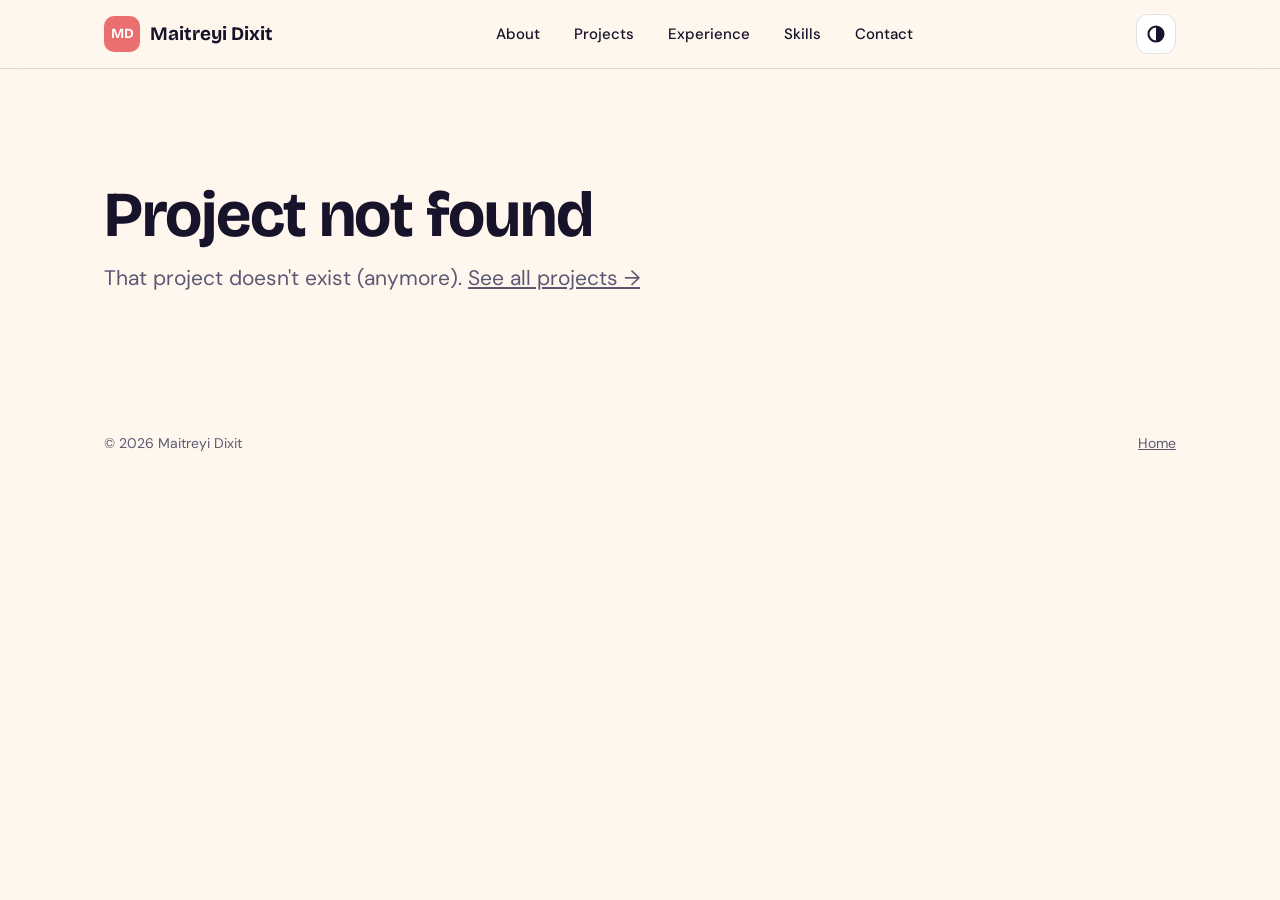
<file: project.html>
<!DOCTYPE html>
<html lang="en">
<head>
<meta charset="UTF-8">
<meta name="viewport" content="width=device-width, initial-scale=1">
<title>Project | Maitreyi Dixit</title>
<meta name="description" content="Maitreyi Dixit: M.S. Mechanical Engineering student at Carnegie Mellon building soft, bio-inspired robots.">
<meta property="og:type" content="website">
<meta property="og:site_name" content="Maitreyi Dixit">
<meta property="og:title" content="Maitreyi Dixit | Robotics & Mechanical Engineering Portfolio">
<meta property="og:description" content="M.S. Mechanical Engineering at Carnegie Mellon. Soft, bio-inspired robots: SLUGBOT V2, AquaMorph and more.">
<meta property="og:url" content="https://mddixit.github.io/">
<meta property="og:image" content="https://mddixit.github.io/images/linkedin-card.jpg">
<meta property="og:image:width" content="1200">
<meta property="og:image:height" content="627">
<meta name="twitter:card" content="summary_large_image">
<meta name="twitter:image" content="https://mddixit.github.io/images/linkedin-card.jpg">
<link rel="icon" href="data:image/svg+xml,<svg xmlns='http://www.w3.org/2000/svg' viewBox='0 0 100 100'><rect width='100' height='100' rx='24' fill='%23FF4F5E'/><text x='50' y='68' font-size='52' font-family='Arial' font-weight='900' text-anchor='middle' fill='white'>MD</text></svg>">
<link rel="preconnect" href="https://fonts.googleapis.com">
<link rel="preconnect" href="https://fonts.gstatic.com" crossorigin>
<link href="https://fonts.googleapis.com/css2?family=Bricolage+Grotesque:opsz,wght@12..96,500;12..96,600;12..96,700&family=DM+Sans:ital,wght@0,400;0,500;0,700;1,400&display=swap" rel="stylesheet">
<!-- Site design (built in so the page always looks right) -->
<style>
:root {
  --bg: #FFF7EE;
  --surface: #FFFFFF;
  --ink: #16132B;
  --muted: #5B5873;
  --line: #16132B;
  --coral: #EC6F6F;
  --blue: #5B74E4;
  --sun: #F4C766;
  --teal: #44B8A6;
  --violet: #9A84EE;
  --on-accent: #16132B;
  --border: rgba(22, 19, 43, 0.12);
  --shadow: 0 6px 24px rgba(22, 19, 43, 0.07);
  --shadow-sm: 0 2px 8px rgba(22, 19, 43, 0.08);
  --shadow-lg: 0 14px 36px rgba(22, 19, 43, 0.12);
  --tint: 20%;
  --radius: 22px;
}
@media (prefers-color-scheme: dark) {
  :root:not([data-theme="light"]) {
    --bg: #15142A; --surface: #1F1D38; --ink: #F6F1EA; --muted: #B3AFCF; --line: #F6F1EA;
    --coral: #F08A8A; --blue: #8196F0; --sun: #F2CF82; --teal: #6CCBBB; --violet: #B09EF5;
    --border: rgba(255, 255, 255, 0.10);
    --shadow: 0 6px 24px rgba(0, 0, 0, 0.30); --shadow-sm: 0 2px 8px rgba(0, 0, 0, 0.3); --shadow-lg: 0 14px 36px rgba(0, 0, 0, 0.45);
    --tint: 16%;
  }
}
:root[data-theme="dark"] {
  --bg: #15142A; --surface: #1F1D38; --ink: #F6F1EA; --muted: #B3AFCF; --line: #F6F1EA;
  --coral: #F08A8A; --blue: #8196F0; --sun: #F2CF82; --teal: #6CCBBB; --violet: #B09EF5;
  --border: rgba(255, 255, 255, 0.10);
  --shadow: 0 6px 24px rgba(0, 0, 0, 0.30); --shadow-sm: 0 2px 8px rgba(0, 0, 0, 0.3); --shadow-lg: 0 14px 36px rgba(0, 0, 0, 0.45);
  --tint: 16%;
}

* { box-sizing: border-box; margin: 0; padding: 0; }
html { scroll-behavior: smooth; scroll-padding-top: 84px; }
body {
  background: var(--bg); color: var(--ink);
  font-family: "DM Sans", system-ui, sans-serif; font-size: 17px; line-height: 1.6;
  overflow-x: hidden;
}
h1, h2, h3, .display { font-family: "Bricolage Grotesque", "DM Sans", sans-serif; line-height: 1.05; letter-spacing: -0.02em; }
a { color: inherit; }
.wrap { max-width: 1120px; margin: 0 auto; padding: 0 24px; }

/* ---------- Nav ---------- */
header.nav {
  position: sticky; top: 0; z-index: 50;
  background: color-mix(in srgb, var(--bg) 88%, transparent);
  backdrop-filter: blur(10px);
  border-bottom: 1px solid var(--border);
}
.nav .wrap { display: flex; align-items: center; justify-content: space-between; height: 68px; gap: 16px; }
.logo {
  font-family: "Bricolage Grotesque", sans-serif; font-weight: 700; font-size: 19px; text-decoration: none;
  display: flex; align-items: center; gap: 10px;
}
.logo span.badge {
  display: grid; place-items: center; width: 36px; height: 36px; border-radius: 10px;
  background: var(--coral); color: #fff; font-size: 14px;
}
.nav ul { list-style: none; display: flex; gap: 6px; align-items: center; }
.nav ul a {
  text-decoration: none; font-weight: 500; padding: 8px 14px; border-radius: 999px; font-size: 15px;
}
.nav ul a:hover { background: var(--sun); color: var(--on-accent); }
.theme-btn, .menu-btn {
  border: 1px solid var(--border); background: var(--surface); color: var(--ink);
  width: 40px; height: 40px; border-radius: 12px; cursor: pointer; font-size: 18px;
  display: grid; place-items: center;
}
.menu-btn { display: none; }
.theme-btn svg { display: block; }
@media (max-width: 820px) {
  .menu-btn { display: grid; }
  .nav ul {
    position: absolute; top: 68px; left: 0; right: 0; flex-direction: column; align-items: stretch;
    background: var(--bg); border-bottom: 1px solid var(--border); padding: 12px 16px 18px; gap: 4px;
    display: none;
  }
  .nav ul.open { display: flex; }
  .nav ul a { display: block; font-size: 18px; }
}

/* ---------- Hero ---------- */
.hero { position: relative; padding: 88px 0 72px; overflow: hidden; }
.blob { position: absolute; border-radius: 50%; filter: blur(2px); opacity: .35; z-index: 0; }
.blob.b1 { width: 340px; height: 340px; background: var(--sun); right: -80px; top: 40px; }
.blob.b2 { width: 180px; height: 180px; background: var(--teal); right: 260px; top: 300px; }
.blob.b3 { width: 110px; height: 110px; background: var(--violet); right: 90px; top: 380px; }
.hero .wrap { position: relative; z-index: 1; }
.eyebrow {
  display: inline-flex; align-items: center; gap: 8px; font-weight: 500;
  background: var(--surface); border: 1px solid var(--border); border-radius: 999px;
  padding: 6px 14px; font-size: 14px; box-shadow: var(--shadow-sm);
}
.eyebrow .dot { width: 10px; height: 10px; border-radius: 50%; background: var(--teal); }
.hero h1 { font-size: clamp(42px, 7.2vw, 86px); font-weight: 700; margin: 26px 0 18px; }
.hero h1 .hl { color: var(--coral); }
.hero .lede { font-size: clamp(19px, 2.4vw, 25px); max-width: 640px; color: var(--ink); }
.hero .lede mark {
  background: linear-gradient(transparent 55%, var(--sun) 55%); color: inherit; padding: 0 2px;
}
.cta { display: flex; flex-wrap: wrap; gap: 14px; margin-top: 34px; }
.btn {
  display: inline-flex; align-items: center; gap: 8px; text-decoration: none; font-weight: 500;
  padding: 13px 22px; border-radius: 14px; border: 1px solid var(--border);
  box-shadow: var(--shadow-sm); transition: transform .15s, box-shadow .15s;
}
.btn:hover { transform: translateY(-2px); box-shadow: var(--shadow); }
.btn.primary { background: var(--coral); color: #16132B; border-color: transparent; }
.btn.secondary { background: var(--surface); color: var(--ink); }

.stats { display: grid; grid-template-columns: repeat(4, 1fr); gap: 16px; margin-top: 64px; }
.stat {
  border: 1px solid var(--border); border-radius: var(--radius); padding: 20px; box-shadow: var(--shadow);
  color: var(--on-accent);
}
.stat { color: var(--ink); background: color-mix(in srgb, var(--c) var(--tint), var(--surface)); border-top: 4px solid var(--c); }
.stat:nth-child(1) { --c: var(--sun); }
.stat:nth-child(2) { --c: var(--teal); }
.stat:nth-child(3) { --c: var(--blue); }
.stat:nth-child(4) { --c: var(--coral); }
.stat b { display: block; font-family: "Bricolage Grotesque", sans-serif; font-size: 36px; font-weight: 700; line-height: 1; }
.stat b.sm { font-size: 28px; }
.stat span { font-size: 14px; font-weight: 500; display: block; margin-top: 8px; }
@media (max-width: 820px) { .stats { grid-template-columns: repeat(2, 1fr); } .blob.b2, .blob.b3 { display: none; } }

/* ---------- Marquee ---------- */
.marquee {
  background: var(--surface); color: var(--ink); border-block: 1px solid var(--border);
  overflow: hidden; white-space: nowrap; padding: 14px 0;
}
.marquee .track { display: inline-block; animation: scroll 32s linear infinite; }
.marquee span { font-family: "Bricolage Grotesque", sans-serif; font-weight: 500; font-size: 18px; margin: 0 18px; }
.marquee span.star { color: var(--coral); }
@keyframes scroll { to { transform: translateX(-50%); } }

/* ---------- Sections ---------- */
section.block { padding: 96px 0; }
.sec-head { display: flex; align-items: center; gap: 16px; margin-bottom: 40px; flex-wrap: wrap; }
.sec-head .num {
  font-family: "Bricolage Grotesque", sans-serif; font-weight: 600; font-size: 14px;
  background: var(--ink); color: var(--bg); padding: 4px 12px; border-radius: 999px;
}
.sec-head h2 { font-size: clamp(32px, 4.6vw, 48px); font-weight: 700; }

/* About */
.about-grid { display: grid; grid-template-columns: 1.3fr 1fr; gap: 40px; align-items: start; }
.about-grid p { font-size: 19px; margin-bottom: 16px; }
.edu-card {
  background: var(--surface); border: 1px solid var(--border); border-radius: var(--radius);
  box-shadow: var(--shadow); padding: 26px;
}
.edu-item + .edu-item { margin-top: 20px; padding-top: 20px; border-top: 2px dashed color-mix(in srgb, var(--ink) 30%, transparent); }
.edu-item h3 { font-size: 22px; }
.edu-item .meta { color: var(--muted); font-size: 15px; margin: 4px 0 8px; }
.pill {
  display: inline-block; font-size: 12.5px; font-weight: 500; padding: 3px 10px; border-radius: 999px;
  color: var(--ink); background: color-mix(in srgb, var(--c) 28%, var(--surface));
}
.pill.sun { --c: var(--sun); } .pill.teal { --c: var(--teal); }
.pill.coral { --c: var(--coral); } .pill.blue { --c: var(--blue); }
.pill.violet { --c: var(--violet); }
@media (max-width: 820px) { .about-grid { grid-template-columns: 1fr; } }

/* Projects */
.projects { display: grid; grid-template-columns: repeat(6, 1fr); gap: 22px; }
.card {
  background: var(--surface); border: 1px solid var(--border); border-radius: var(--radius);
  box-shadow: var(--shadow); overflow: hidden; display: flex; flex-direction: column;
  transition: transform .2s, box-shadow .2s;
}
.card:hover { transform: translateY(-4px); box-shadow: var(--shadow-lg); }
.card .art { height: 190px; position: relative; border-bottom: 1px solid var(--border); overflow: hidden; }
.card .art svg { position: absolute; inset: 0; width: 100%; height: 100%; }
.card .body { padding: 24px; display: flex; flex-direction: column; gap: 10px; flex: 1; }
.card h3 { font-size: 23px; font-weight: 700; }
.card .role { color: var(--muted); font-size: 14px; font-weight: 500; }
.card ul { padding-left: 18px; color: var(--ink); }
.card li { margin-bottom: 6px; }
.tags { display: flex; flex-wrap: wrap; gap: 6px; margin-top: auto; padding-top: 8px; }
.tag {
  font-size: 12.5px; font-weight: 500; padding: 3px 10px; border-radius: 999px;
  background: color-mix(in srgb, var(--ink) 8%, transparent);
}
.span-4 { grid-column: span 4; } .span-2 { grid-column: span 2; } .span-3 { grid-column: span 3; }
.card.feature .art { height: 100%; min-height: 260px; border-bottom: 0; border-right: 1px solid var(--border); }
.card.feature { flex-direction: row; }
.card.feature .art { flex: 0 0 42%; }
@media (max-width: 960px) {
  .projects { grid-template-columns: 1fr 1fr; }
  .span-4, .span-2, .span-3 { grid-column: span 1; }
  .card.feature { grid-column: 1 / -1; }
}
@media (max-width: 640px) {
  .projects { grid-template-columns: 1fr; }
  .card.feature { flex-direction: column; }
  .card.feature .art { flex: none; height: 200px; min-height: 0; border-right: 0; border-bottom: 1px solid var(--border); }
}

/* Timeline */
.timeline { display: grid; gap: 22px; }
.job {
  display: grid; grid-template-columns: 220px 1fr; gap: 28px;
  background: var(--surface); border: 1px solid var(--border); border-radius: var(--radius);
  box-shadow: var(--shadow); padding: 28px; position: relative; overflow: hidden;
}
.job::before { content: ""; position: absolute; left: 0; top: 0; bottom: 0; width: 5px; background: var(--c, var(--coral)); }
.job .when { font-weight: 700; font-size: 15px; padding-left: 8px; }
.job .when small { display: block; color: var(--muted); font-weight: 500; margin-top: 4px; }
.job h3 { font-size: 22px; font-weight: 700; }
.job .org { font-weight: 500; color: var(--muted); margin: 4px 0 12px; }
.job ul { padding-left: 18px; }
.job li { margin-bottom: 6px; }
@media (max-width: 720px) { .job { grid-template-columns: 1fr; gap: 10px; } }

/* Skills */
.skills { display: grid; grid-template-columns: repeat(3, 1fr); gap: 22px; }
.skill-box { border: 1px solid var(--border); border-radius: var(--radius); padding: 26px; box-shadow: var(--shadow); color: var(--ink); background: color-mix(in srgb, var(--c) var(--tint), var(--surface)); border-top: 4px solid var(--c); }
.skill-box h3 { font-size: 21px; font-weight: 700; margin-bottom: 16px; }
.skill-box .chips { display: flex; flex-wrap: wrap; gap: 8px; }
.skill-box .chips span {
  background: var(--surface); color: var(--ink); border: 1px solid var(--border);
  border-radius: 999px; padding: 4px 12px; font-size: 14px; font-weight: 500;
}
.skill-box.s1 { --c: var(--sun); }
.skill-box.s2 { --c: var(--teal); }
.skill-box.s3 { --c: var(--violet); }
@media (max-width: 900px) { .skills { grid-template-columns: 1fr; } }

/* Beyond */
.beyond { display: grid; grid-template-columns: repeat(3, 1fr); gap: 22px; margin-top: 22px; }
.mini {
  background: var(--surface); border: 1px solid var(--border); border-radius: var(--radius); padding: 24px;
  box-shadow: var(--shadow);
}
.mini .icon { font-size: 30px; margin-bottom: 8px; }
.mini h3 { font-size: 21px; margin-bottom: 8px; }
.mini p, .mini li { color: var(--muted); font-size: 15.5px; }
.mini ul { padding-left: 18px; }
@media (max-width: 900px) { .beyond { grid-template-columns: 1fr; } }

/* Contact */
.contact {
  background: #4B63D3; color: #fff; border: 1px solid var(--border); border-radius: 32px;
  padding: clamp(32px, 6vw, 72px); box-shadow: var(--shadow-lg); position: relative; overflow: hidden;
}
.contact::after {
  content: ""; position: absolute; width: 280px; height: 280px; border-radius: 50%;
  background: #fff; opacity: .12; right: -80px; bottom: -110px;
}
.contact h2 { font-size: clamp(34px, 5vw, 56px); font-weight: 700; max-width: 760px; position: relative; z-index: 1; }
.contact p { font-size: 20px; margin: 18px 0 30px; max-width: 560px; position: relative; z-index: 1; }
.contact .cta { position: relative; z-index: 1; margin-top: 0; }
.contact .btn.primary { background: #fff; color: #16132B; }
.contact .btn.secondary { background: transparent; color: #fff; border-color: rgba(255,255,255,.5); box-shadow: none; }

footer { padding: 40px 0 56px; color: var(--muted); font-size: 14px; }
footer .wrap { display: flex; justify-content: space-between; flex-wrap: wrap; gap: 12px; }

/* Reveal */
.reveal { opacity: 0; transform: translateY(24px); transition: opacity .6s ease, transform .6s ease; }
.reveal.in { opacity: 1; transform: none; }
@media (prefers-reduced-motion: reduce) {
  html { scroll-behavior: auto; }
  .reveal { opacity: 1; transform: none; transition: none; }
  .marquee .track { animation: none; }
  .btn, .card { transition: none; }
}
@media (max-width: 480px) {
  .wrap { padding: 0 16px; }
  .hero { padding-top: 56px; }
  .blob.b1 { width: 220px; height: 220px; right: -90px; top: 10px; }
  .stat b { font-size: 32px; }
  section.block { padding: 72px 0; }
}

/* =====================================================================
   Project cards (homepage)
   ===================================================================== */
a.card { text-decoration: none; color: inherit; }
.card.half { grid-column: span 3; }
.card.feature { grid-column: 1 / -1; }
.card .art img, .p-cover img { position: absolute; inset: 0; width: 100%; height: 100%; object-fit: cover; }
.art-fallback, .art-fallback svg { position: absolute; inset: 0; width: 100%; height: 100%; }
.art-initial {
  position: absolute; inset: 0; display: grid; place-items: center;
  font-family: "Bricolage Grotesque", sans-serif; font-size: 96px; font-weight: 700; color: rgba(22,19,43,.35);
}
.card .summary { color: var(--muted); font-size: 16px; }
.card .more { font-weight: 500; color: var(--ink); margin-top: 6px; display: inline-flex; gap: 6px; }
.card .more span { transition: transform .2s; }
.card:hover .more span { transform: translateX(4px); }
.card:focus-visible { outline: 3px solid var(--blue); outline-offset: 3px; }
@media (max-width: 960px) { .card.half { grid-column: span 1; } }

/* =====================================================================
   Project page
   ===================================================================== */
.p-hero { padding: 56px 0 36px; }
.back {
  display: inline-block; text-decoration: none; color: var(--muted); font-weight: 500; font-size: 15px;
  margin-bottom: 26px;
}
.back:hover { color: var(--ink); }
.p-hero .pill { display: table; }
.p-title { font-size: clamp(36px, 5.6vw, 64px); font-weight: 700; margin: 16px 0 14px; max-width: 900px; }
.p-lede { font-size: clamp(18px, 2vw, 21px); max-width: 760px; color: var(--muted); }
.p-meta {
  display: grid; grid-template-columns: repeat(auto-fit, minmax(190px, 1fr)); gap: 16px 28px;
  margin-top: 32px; padding-top: 24px; border-top: 1px solid var(--border);
}
.p-meta dt { font-size: 12.5px; text-transform: uppercase; letter-spacing: .08em; color: var(--muted); font-weight: 500; }
.p-meta dd { font-weight: 500; margin-top: 2px; }

.p-cover {
  position: relative; height: clamp(240px, 42vw, 460px); border-radius: 28px; overflow: hidden;
  border: 1px solid var(--border); box-shadow: var(--shadow);
}
.p-cover > svg { position: absolute; inset: 0; width: 100%; height: 100%; }

.p-results { display: grid; grid-template-columns: repeat(auto-fit, minmax(200px, 1fr)); gap: 16px; margin-top: 22px; }
.p-results .stat { padding: 22px; }

.p-body { display: grid; grid-template-columns: minmax(0, 1fr) 320px; gap: 48px; margin-top: 56px; align-items: start; }
.p-sec + .p-sec { margin-top: 48px; }
.p-sec h2 { font-size: clamp(26px, 3vw, 32px); font-weight: 700; margin-bottom: 16px; }
.p-sec p { font-size: 18px; margin-bottom: 14px; }

.checks { list-style: none; display: grid; gap: 12px; }
.checks li {
  position: relative; padding: 14px 16px 14px 50px; font-size: 17px;
  background: var(--surface); border: 1px solid var(--border); border-radius: 14px;
}
.checks li::before {
  content: "✓"; position: absolute; left: 14px; top: 13px; width: 24px; height: 24px; border-radius: 50%;
  display: grid; place-items: center; font-size: 13px; font-weight: 700;
  background: color-mix(in srgb, var(--c) 35%, var(--surface)); color: var(--ink);
}

.learn { list-style: none; counter-reset: learn; display: grid; gap: 14px; }
.learn li { counter-increment: learn; position: relative; padding-left: 52px; font-size: 17px; min-height: 36px; }
.learn li::before {
  content: counter(learn, decimal-leading-zero); position: absolute; left: 0; top: -2px;
  font-family: "Bricolage Grotesque", sans-serif; font-weight: 700; font-size: 22px; color: var(--muted);
}

.p-side { position: sticky; top: 92px; display: grid; gap: 18px; }
.side-block {
  background: var(--surface); border: 1px solid var(--border); border-radius: var(--radius);
  box-shadow: var(--shadow); padding: 22px;
}
.side-block[style*="--c"] { background: color-mix(in srgb, var(--c) var(--tint), var(--surface)); border-top: 4px solid var(--c); }
.side-block h3 { font-size: 18px; font-weight: 700; margin-bottom: 12px; }
.side-block .chips { display: flex; flex-wrap: wrap; gap: 8px; }
.side-block .chips span {
  background: var(--surface); border: 1px solid var(--border); border-radius: 999px;
  padding: 4px 12px; font-size: 14px; font-weight: 500;
}
.side-block .chips.plain span { background: color-mix(in srgb, var(--ink) 6%, transparent); border-color: transparent; }
.p-links { display: grid; gap: 10px; }
.p-links .btn { justify-content: center; padding: 10px 16px; }

.p-gallery-sec { margin-top: 64px; }
.gallery { display: grid; grid-template-columns: repeat(auto-fill, minmax(280px, 1fr)); gap: 18px; }
.g-item { margin: 0; }
.g-frame {
  display: block; width: 100%; aspect-ratio: 4 / 3; padding: 0; border: 1px solid var(--border);
  border-radius: 18px; overflow: hidden; background: var(--surface); cursor: zoom-in; position: relative;
}
.g-frame img { width: 100%; height: 100%; object-fit: cover; display: block; transition: transform .3s; }
.g-frame:hover img { transform: scale(1.03); }
.g-video .g-frame { aspect-ratio: 16 / 9; cursor: default; }
.g-video iframe { width: 100%; height: 100%; border: 0; }
.g-item figcaption { font-size: 14px; color: var(--muted); margin-top: 8px; }
.g-missing {
  position: absolute; inset: 0; display: grid; place-content: center; gap: 6px; text-align: center;
  border: 2px dashed color-mix(in srgb, var(--ink) 25%, transparent); border-radius: 18px; color: var(--muted);
  background: repeating-linear-gradient(45deg, transparent 0 12px, color-mix(in srgb, var(--ink) 3%, transparent) 12px 24px);
}
.g-missing code { font-size: 12.5px; }
.missing .g-frame { cursor: default; }

.pager { display: grid; grid-template-columns: 1fr 1fr; gap: 18px; margin: 72px 0 24px; }
.pager-link {
  display: grid; gap: 4px; padding: 20px 22px; text-decoration: none; border-radius: var(--radius);
  background: var(--surface); border: 1px solid var(--border); box-shadow: var(--shadow); transition: transform .2s;
}
.pager-link:hover { transform: translateY(-3px); }
.pager-link small { color: var(--muted); font-size: 13px; font-weight: 500; }
.pager-link span { font-family: "Bricolage Grotesque", sans-serif; font-weight: 700; font-size: 19px; line-height: 1.2; }
.pager-link.next { text-align: right; }

.lightbox {
  position: fixed; inset: 0; z-index: 100; background: rgba(10, 9, 22, .9);
  display: flex; align-items: center; justify-content: center; padding: 56px 64px;
}
.lightbox[hidden] { display: none; }
.lightbox figure { margin: 0; max-width: 100%; max-height: 100%; display: grid; gap: 10px; justify-items: center; }
.lightbox img { max-width: 100%; max-height: calc(100vh - 140px); border-radius: 12px; object-fit: contain; }
.lightbox figcaption { color: #eee; font-size: 15px; }
.lb-close, .lb-nav {
  position: absolute; background: rgba(255,255,255,.12); color: #fff; border: 0; cursor: pointer;
  width: 44px; height: 44px; border-radius: 50%; font-size: 22px; display: grid; place-items: center;
}
.lb-close { top: 16px; right: 16px; font-size: 18px; }
.lb-prev { left: 12px; top: 50%; transform: translateY(-50%); font-size: 30px; }
.lb-next { right: 12px; top: 50%; transform: translateY(-50%); font-size: 30px; }

@media (max-width: 900px) {
  .p-body { grid-template-columns: 1fr; gap: 36px; }
  .p-side { position: static; }
}
@media (max-width: 560px) {
  .p-hero { padding-top: 32px; }
  .pager { grid-template-columns: 1fr; }
  .pager-link.next { text-align: left; }
  .lightbox { padding: 56px 12px; }
  .lb-nav { top: auto; bottom: 16px; transform: none; }
  .lb-prev { left: calc(50% - 56px); } .lb-next { right: calc(50% - 56px); }
}
@media (prefers-reduced-motion: reduce) {
  .g-frame img, .pager-link, .card .more span { transition: none; }
}

/* ---------- Project page: videos, design highlights, posters ---------- */
.p-videos { margin-top: 56px; }
.v-item { margin: 0; }
.v-item + .v-item { margin-top: 24px; }
.v-frame {
  aspect-ratio: 16 / 9; border-radius: 22px; overflow: hidden; background: #000;
  border: 1px solid var(--border); box-shadow: var(--shadow-lg);
}
.v-frame video, .v-frame iframe { width: 100%; height: 100%; display: block; border: 0; }
.v-item figcaption { font-size: 14px; color: var(--muted); margin-top: 10px; }

.d-grid { display: grid; grid-template-columns: repeat(auto-fill, minmax(220px, 1fr)); gap: 14px; }
.d-card {
  background: var(--surface); border: 1px solid var(--border); border-radius: 16px; padding: 18px;
  border-left: 4px solid var(--c);
}
.d-card h3 { font-size: 17px; font-weight: 700; margin-bottom: 6px; }
.d-card p { font-size: 15.5px !important; color: var(--muted); margin: 0 !important; line-height: 1.5; }

.p-posters { margin-top: 64px; }
.posters { display: grid; gap: 22px; }
.poster {
  display: grid; grid-template-columns: minmax(0, 340px) 1fr; gap: 32px; align-items: center;
  background: var(--surface); border: 1px solid var(--border); border-radius: var(--radius);
  box-shadow: var(--shadow); padding: 22px;
}
.poster.is-embed { grid-template-columns: 1fr; }
.poster.is-embed .poster-info { order: -1; }
.poster-info h3 { font-size: 24px; font-weight: 700; margin: 10px 0 8px; }
.poster-info p { color: var(--muted); font-size: 16px !important; }
.poster-btns { display: flex; flex-wrap: wrap; gap: 10px; margin-top: 18px; }
.poster-btns .btn { padding: 10px 16px; font-size: 15px; }
.poster-img {
  display: block; padding: 0; border: 1px solid var(--border); border-radius: 12px; overflow: hidden;
  cursor: zoom-in; background: #fff; width: 100%;
}
.poster-img img { display: block; width: 100%; height: auto; transition: transform .3s; }
.poster-img:hover img { transform: scale(1.02); }
.poster-embed {
  aspect-ratio: 16 / 10; border-radius: 16px; overflow: hidden; border: 1px solid var(--border);
  background: color-mix(in srgb, var(--ink) 5%, var(--surface));
}
.poster-embed iframe { width: 100%; height: 100%; border: 0; background: #fff; }
.poster-load {
  width: 100%; height: 100%; border: 0; cursor: pointer; background: transparent; color: var(--ink);
  display: grid; place-content: center; justify-items: center; gap: 8px; font: inherit;
}
.poster-load b { font-family: "Bricolage Grotesque", sans-serif; font-size: 22px; }
.poster-load small { color: var(--muted); font-size: 15px; }
.pl-icon {
  width: 64px; height: 64px; border-radius: 50%; display: grid; place-items: center; font-size: 22px;
  background: var(--coral); color: #fff; box-shadow: var(--shadow); padding-left: 4px; transition: transform .2s;
}
.poster-load:hover .pl-icon { transform: scale(1.08); }
.embed-note { font-size: 14px !important; color: var(--muted); margin-top: 8px !important; }
.lightbox.single .lb-nav { display: none; }
@media (max-width: 760px) {
  .poster { grid-template-columns: 1fr; gap: 18px; }
  .poster-img { max-width: 360px; margin: 0 auto; }
  .poster-embed { aspect-ratio: 3 / 4; }
}
.load-warn { grid-column: 1 / -1; padding: 20px; border-radius: 14px; background: color-mix(in srgb, var(--coral) 18%, var(--surface)); }

/* ---------- Gallery groups ---------- */
.g-group + .g-group { margin-top: 32px; }
.g-head { font-size: 18px; font-weight: 700; margin-bottom: 12px; color: var(--muted); }
.g-frame.contain { background: #fff; }
.g-frame.contain img { object-fit: contain; }
.lightbox.paper img { background: #fff; }
.docs-tabs[hidden] { display: none; }

/* ---------- Engineering documentation ---------- */
.p-docs { margin-top: 64px; }
.docs-intro { max-width: 760px; }
.docs {
  background: var(--surface); border: 1px solid var(--border); border-radius: var(--radius);
  box-shadow: var(--shadow); padding: 18px;
}
.docs-tabs { display: flex; gap: 6px; padding: 4px; border-radius: 14px; background: color-mix(in srgb, var(--ink) 6%, transparent); width: fit-content; max-width: 100%; margin-bottom: 18px; }
.docs-tab {
  border: 0; background: transparent; color: var(--muted); font: inherit; font-weight: 500; font-size: 15px;
  padding: 8px 16px; border-radius: 10px; cursor: pointer; display: inline-flex; gap: 8px; align-items: center;
}
.docs-tab[aria-selected="true"] { background: var(--surface); color: var(--ink); box-shadow: var(--shadow-sm); }
.docs-tab .count {
  font-size: 12px; padding: 1px 8px; border-radius: 999px; background: color-mix(in srgb, var(--c) 30%, var(--surface));
}
.docs-panel[hidden] { display: none; }
.docs-foot { margin-top: 16px; }
.docs-foot .btn { padding: 10px 16px; font-size: 15px; }

.dv-stage {
  position: relative; display: block; width: 100%; aspect-ratio: 1.414; padding: 0; cursor: zoom-in;
  background: #fff; border: 1px solid var(--border); border-radius: 14px; overflow: hidden;
}
.dv-stage img { width: 100%; height: 100%; object-fit: contain; display: block; }
.dv-zoom {
  position: absolute; right: 12px; bottom: 12px; font-size: 13px; font-weight: 500; color: #16132B;
  background: rgba(255,255,255,.92); border: 1px solid rgba(22,19,43,.15); border-radius: 999px; padding: 4px 10px;
}
.dv-bar { display: flex; justify-content: space-between; align-items: center; gap: 12px; flex-wrap: wrap; margin: 14px 2px; }
.dv-title b { display: block; font-family: "Bricolage Grotesque", sans-serif; font-size: 20px; }
.dv-title small { color: var(--muted); font-size: 14px; }
.dv-title .mine {
  display: inline-block; margin-left: 6px; font-size: 12px; font-weight: 500; color: var(--ink);
  padding: 1px 8px; border-radius: 999px; background: color-mix(in srgb, var(--c) 35%, var(--surface));
}
.dv-actions { display: flex; align-items: center; gap: 8px; }
.dv-actions .btn { padding: 8px 14px; font-size: 15px; }
.dv-count { font-size: 14px; color: var(--muted); min-width: 52px; text-align: center; }
.dv-strip { display: flex; gap: 10px; overflow-x: auto; padding: 4px 2px 10px; scroll-snap-type: x proximity; }
.dv-thumb {
  flex: 0 0 132px; padding: 0; border: 2px solid transparent; border-radius: 10px; background: transparent;
  cursor: pointer; text-align: left; font: inherit; color: var(--muted); scroll-snap-align: start;
}
.dv-thumb img { display: block; width: 100%; aspect-ratio: 1.414; object-fit: cover; background: #fff; border-radius: 8px; border: 1px solid var(--border); }
.dv-thumb span { display: block; font-size: 12.5px; line-height: 1.3; margin: 6px 4px 2px; }
.dv-thumb.on { border-color: var(--c); color: var(--ink); }
.dv-thumb.on span { font-weight: 500; }

.mfg-loading { color: var(--muted); }
.mfg-summary { display: flex; flex-wrap: wrap; align-items: center; gap: 12px 28px; padding: 6px 2px 14px; }
.mfg-summary > div:not(.mfg-procs) b { font-family: "Bricolage Grotesque", sans-serif; font-size: 34px; line-height: 1; margin-right: 6px; }
.mfg-summary > div:not(.mfg-procs) span { color: var(--muted); }
.mfg-procs { display: flex; flex-wrap: wrap; gap: 6px; flex: 1 1 320px; }
.mfg-procs span, .mp-procs i {
  font-style: normal; font-size: 12.5px; font-weight: 500; padding: 3px 10px; border-radius: 999px;
  background: color-mix(in srgb, var(--c) 22%, var(--surface));
}
.mfg-hint { color: var(--muted); font-size: 14px !important; margin-bottom: 10px !important; }
.mfg-list { display: grid; gap: 8px; }
.mfg-part { border: 1px solid var(--border); border-radius: 14px; background: var(--bg); overflow: hidden; }
.mfg-part[open] { background: var(--surface); box-shadow: var(--shadow-sm); }
.mfg-part summary {
  list-style: none; cursor: pointer; padding: 12px 16px; display: grid; align-items: center; gap: 4px 16px;
  grid-template-columns: minmax(150px, 1.1fr) minmax(0, 1.4fr) minmax(0, 1.6fr) auto;
}
.mfg-part summary::-webkit-details-marker { display: none; }
.mp-name { font-weight: 700; display: flex; align-items: center; gap: 8px; }
.mp-name::before { content: "›"; display: inline-block; transition: transform .2s; color: var(--muted); font-size: 20px; line-height: 1; }
.mfg-part[open] .mp-name::before { transform: rotate(90deg); }
.mp-mat { color: var(--muted); font-size: 14px; }
.mp-procs { display: flex; flex-wrap: wrap; gap: 4px; }
.mp-count { font-size: 13px; color: var(--muted); white-space: nowrap; }
.mp-steps { list-style: none; counter-reset: st; margin: 0; padding: 4px 16px 8px 16px; border-top: 1px solid var(--border); }
.mp-steps li { counter-increment: st; position: relative; padding: 10px 0 10px 40px; border-bottom: 1px dashed var(--border); }
.mp-steps li:last-child { border-bottom: 0; }
.mp-steps li::before {
  content: counter(st); position: absolute; left: 0; top: 10px; width: 26px; height: 26px; border-radius: 50%;
  display: grid; place-items: center; font-size: 13px; font-weight: 700; background: color-mix(in srgb, var(--c) 30%, var(--surface));
}
.ms-op { font-size: 16px; }
.ms-op span { color: var(--muted); }
.ms-meta { display: flex; flex-wrap: wrap; gap: 4px 16px; margin-top: 2px; font-size: 13.5px; color: var(--muted); }
.ms-note { font-style: italic; }
.mp-dwg {
  margin: 0 16px 14px 56px; border: 0; background: none; color: var(--ink); font: inherit; font-weight: 500;
  cursor: pointer; padding: 0; text-decoration: underline; text-underline-offset: 3px;
}
@media (max-width: 760px) {
  .docs { padding: 12px; }
  .mfg-part summary { grid-template-columns: 1fr auto; }
  .mp-mat, .mp-procs { grid-column: 1 / -1; }
  .mp-steps li { padding-left: 36px; }
  .mp-dwg { margin-left: 16px; }
  .dv-thumb { flex-basis: 108px; }
  .dv-actions { width: 100%; }
  .dv-actions .dv-pdf { margin-left: auto; }
}

/* ---------- About: portrait + text + education row ---------- */
.about-grid { grid-template-columns: minmax(220px, 320px) minmax(0, 1fr); gap: 48px; }
.about-photo { margin: 0; position: relative; }
.about-photo img {
  display: block; width: 100%; height: auto; aspect-ratio: 3 / 4; object-fit: cover; object-position: 50% 28%;
  border-radius: var(--radius); border: 4px solid var(--surface); box-shadow: var(--shadow-lg);
}
.about-photo::before {
  content: ""; position: absolute; inset: 18px -18px -18px 18px; border-radius: var(--radius);
  background: color-mix(in srgb, var(--sun) 45%, transparent); z-index: -1;
}
.about-main { display: grid; gap: 24px; align-content: start; }
.about-text p { font-size: 19px; margin-bottom: 16px; }
.about-text p:last-child { margin-bottom: 0; }
.edu-row { display: grid; grid-template-columns: 1fr 1fr; gap: 0 28px; }
.edu-row .edu-item + .edu-item { margin-top: 0; padding-top: 0; border-top: 0; padding-left: 28px; border-left: 2px dashed color-mix(in srgb, var(--ink) 20%, transparent); }
@media (max-width: 820px) {
  .about-grid { grid-template-columns: 1fr; gap: 36px; }
  .about-photo { max-width: 300px; margin: 0 18px 0 0; }
}
@media (max-width: 640px) {
  .edu-row { grid-template-columns: 1fr; }
  .edu-row .edu-item + .edu-item { padding-left: 0; border-left: 0; margin-top: 20px; padding-top: 20px; border-top: 2px dashed color-mix(in srgb, var(--ink) 20%, transparent); }
}
</style>
<script>try{var t=localStorage.getItem("theme");if(t)document.documentElement.dataset.theme=t}catch(e){}</script>
</head>
<body>

<header class="nav">
  <div class="wrap">
    <a class="logo" href="index.html"><span class="badge">MD</span> Maitreyi Dixit</a>
    <nav>
      <ul id="menu">
        <li><a href="index.html#about">About</a></li>
        <li><a href="index.html#projects">Projects</a></li>
        <li><a href="index.html#experience">Experience</a></li>
        <li><a href="index.html#skills">Skills</a></li>
        <li><a href="index.html#contact">Contact</a></li>
      </ul>
    </nav>
    <div style="display:flex;gap:8px">
      <button class="theme-btn" id="themeBtn" aria-label="Toggle dark mode"><svg width="20" height="20" viewBox="0 0 24 24" aria-hidden="true"><circle cx="12" cy="12" r="9" fill="none" stroke="currentColor" stroke-width="2.5"/><path d="M12 3a9 9 0 0 1 0 18z" fill="currentColor"/></svg></button>
      <button class="menu-btn" id="menuBtn" aria-label="Open menu" aria-expanded="false">☰</button>
    </div>
  </div>
</header>

<main id="projectPage">
  <noscript><div class="wrap" style="padding:80px 0">This page needs JavaScript to show project details. <a href="index.html#projects">Back to projects</a></div></noscript>
</main>

<footer>
  <div class="wrap">
    <span>© 2026 Maitreyi Dixit</span>
    <a href="index.html">Home</a>
  </div>
</footer>

<script>
// Built-in illustrations used when a project has no cover photo.
// You don't need to edit this file. For a new project, set `cover` in projects.js instead.
window.PROJECT_ART = {
  "slugbot": "<svg viewBox=\"0 0 400 300\" preserveAspectRatio=\"xMidYMid meet\" aria-hidden=\"true\"> <circle cx=\"60\" cy=\"60\" r=\"10\" fill=\"#fff\" opacity=\".5\"/><circle cx=\"340\" cy=\"240\" r=\"16\" fill=\"#fff\" opacity=\".4\"/><circle cx=\"320\" cy=\"60\" r=\"7\" fill=\"#fff\" opacity=\".6\"/> <path d=\"M70 190 C 110 120, 170 120, 210 150 S 300 180, 330 150 C 345 140, 350 170, 330 190 C 290 225, 130 235, 70 190 Z\" fill=\"#EC6F6F\" stroke=\"#16132B\" stroke-width=\"3\"/> <path d=\"M120 160 q 10 -30 20 0 M160 150 q 10 -32 20 0 M200 152 q 10 -30 20 0 M240 162 q 10 -28 20 0 M280 160 q 8 -24 16 0\" fill=\"#F4C766\" stroke=\"#16132B\" stroke-width=\"3.5\"/> <path d=\"M320 152 l 22 -34 M330 158 l 30 -22\" stroke=\"#16132B\" stroke-width=\"3\" stroke-linecap=\"round\"/> <circle cx=\"342\" cy=\"118\" r=\"6\" fill=\"#F4C766\" stroke=\"#16132B\" stroke-width=\"3\"/><circle cx=\"360\" cy=\"136\" r=\"6\" fill=\"#F4C766\" stroke=\"#16132B\" stroke-width=\"3\"/> <path d=\"M40 250 q 30 -14 60 0 t 60 0 t 60 0 t 60 0 t 60 0 t 60 0\" fill=\"none\" stroke=\"#16132B\" stroke-width=\"3\" opacity=\".5\"/> </svg>",
  "manta-ray": "<svg viewBox=\"0 0 400 190\" preserveAspectRatio=\"xMidYMid slice\" aria-hidden=\"true\"> <circle cx=\"40\" cy=\"40\" r=\"8\" fill=\"#fff\" opacity=\".5\"/><circle cx=\"360\" cy=\"150\" r=\"12\" fill=\"#fff\" opacity=\".4\"/><circle cx=\"350\" cy=\"36\" r=\"5\" fill=\"#fff\" opacity=\".6\"/> <path d=\"M200 50 C 230 50, 250 70, 340 95 C 270 110, 240 120, 215 140 L 205 180 L 195 140 C 160 120, 130 110, 60 95 C 150 70, 170 50, 200 50 Z\" fill=\"#F4C766\" stroke=\"#16132B\" stroke-width=\"3\" stroke-linejoin=\"round\"/> <circle cx=\"186\" cy=\"72\" r=\"5\" fill=\"#16132B\"/><circle cx=\"214\" cy=\"72\" r=\"5\" fill=\"#16132B\"/> <path d=\"M180 58 l -8 -14 M220 58 l 8 -14\" stroke=\"#16132B\" stroke-width=\"3\" stroke-linecap=\"round\"/> </svg>",
  "tracking-turret": "<svg viewBox=\"0 0 400 190\" preserveAspectRatio=\"xMidYMid slice\" aria-hidden=\"true\"> <circle cx=\"290\" cy=\"95\" r=\"62\" fill=\"none\" stroke=\"#16132B\" stroke-width=\"3\"/> <circle cx=\"290\" cy=\"95\" r=\"36\" fill=\"#EC6F6F\" stroke=\"#16132B\" stroke-width=\"3\"/> <circle cx=\"290\" cy=\"95\" r=\"10\" fill=\"#fff\" stroke=\"#16132B\" stroke-width=\"3\"/> <path d=\"M290 20 v 30 M290 140 v 30 M215 95 h 30 M335 95 h 30\" stroke=\"#16132B\" stroke-width=\"3\" stroke-linecap=\"round\"/> <rect x=\"70\" y=\"120\" width=\"90\" height=\"40\" rx=\"8\" fill=\"#9A84EE\" stroke=\"#16132B\" stroke-width=\"3\"/> <rect x=\"92\" y=\"78\" width=\"46\" height=\"44\" rx=\"8\" fill=\"#44B8A6\" stroke=\"#16132B\" stroke-width=\"3\"/> <path d=\"M136 96 L 205 90\" stroke=\"#16132B\" stroke-width=\"8\" stroke-linecap=\"round\"/> <circle cx=\"115\" cy=\"100\" r=\"7\" fill=\"#fff\" stroke=\"#16132B\" stroke-width=\"3\"/> </svg>",
  "polymer-test-systems": "<svg viewBox=\"0 0 400 190\" preserveAspectRatio=\"xMidYMid slice\" aria-hidden=\"true\"> <path d=\"M150 30 h 40 v 50 l 40 80 h -120 l 40 -80 z\" fill=\"#fff\" stroke=\"#16132B\" stroke-width=\"3\" stroke-linejoin=\"round\"/> <path d=\"M126 130 h 88 l 16 30 h -120 z\" fill=\"#44B8A6\" stroke=\"#16132B\" stroke-width=\"3\" stroke-linejoin=\"round\"/> <circle cx=\"160\" cy=\"118\" r=\"6\" fill=\"#fff\" stroke=\"#16132B\" stroke-width=\"3\"/><circle cx=\"178\" cy=\"100\" r=\"4\" fill=\"#fff\" stroke=\"#16132B\" stroke-width=\"3\"/> <rect x=\"250\" y=\"60\" width=\"100\" height=\"80\" rx=\"10\" fill=\"#F4C766\" stroke=\"#16132B\" stroke-width=\"3\"/> <path d=\"M262 110 l 16 -18 l 14 12 l 16 -26 l 16 20 l 14 -10\" fill=\"none\" stroke=\"#16132B\" stroke-width=\"3\" stroke-linejoin=\"round\" stroke-linecap=\"round\"/> </svg>",
  "msa-gas-detection": "<svg viewBox=\"0 0 400 190\" preserveAspectRatio=\"xMidYMid slice\" aria-hidden=\"true\"> <rect x=\"150\" y=\"40\" width=\"80\" height=\"120\" rx=\"16\" fill=\"#fff\" stroke=\"#16132B\" stroke-width=\"3\"/> <rect x=\"164\" y=\"56\" width=\"52\" height=\"36\" rx=\"6\" fill=\"#44B8A6\" stroke=\"#16132B\" stroke-width=\"3\"/> <circle cx=\"190\" cy=\"126\" r=\"14\" fill=\"#F4C766\" stroke=\"#16132B\" stroke-width=\"3\"/> <path d=\"M250 70 q 20 25 0 50 M268 56 q 34 39 0 78 M286 42 q 48 53 0 106\" fill=\"none\" stroke=\"#16132B\" stroke-width=\"3\" stroke-linecap=\"round\"/> </svg>",
};
</script>
<!-- Your project content: edit projects.js -->
<script src="projects.js"></script>
<script>
/* Shared site behavior: nav, theme, scroll reveal, project cards and project pages.
   You normally don't need to edit this file. Project content lives in projects.js. */
(function () {
  const PROJECTS = window.PROJECTS || [];
  const ART = window.PROJECT_ART || {};
  const isLocal = location.protocol === 'file:';   // previewing on your computer

  /* ---------- Nav ---------- */
  const menuBtn = document.getElementById('menuBtn');
  const menu = document.getElementById('menu');
  if (menuBtn && menu) {
    menuBtn.addEventListener('click', () => {
      const open = menu.classList.toggle('open');
      menuBtn.setAttribute('aria-expanded', open);
    });
    menu.querySelectorAll('a').forEach(a => a.addEventListener('click', () => {
      menu.classList.remove('open'); menuBtn.setAttribute('aria-expanded', false);
    }));
  }

  /* ---------- Theme toggle ---------- */
  const root = document.documentElement;
  const themeBtn = document.getElementById('themeBtn');
  if (themeBtn) themeBtn.addEventListener('click', () => {
    const isDark = root.dataset.theme
      ? root.dataset.theme === 'dark'
      : matchMedia('(prefers-color-scheme: dark)').matches;
    root.dataset.theme = isDark ? 'light' : 'dark';
    try { localStorage.setItem('theme', root.dataset.theme); } catch (e) {}
  });

  /* ---------- Helpers ---------- */
  const esc = s => String(s ?? '').replace(/[&<>"']/g, c => ({ '&': '&amp;', '<': '&lt;', '>': '&gt;', '"': '&quot;', "'": '&#39;' }[c]));
  const list = a => Array.isArray(a) ? a : [];
  const href = p => `project.html?p=${encodeURIComponent(p.slug)}`;
  const tint = c => `color-mix(in srgb, var(--${c || 'blue'}) 45%, var(--surface))`;
  // Accepts a YouTube video ID or any YouTube link (youtu.be/..., watch?v=..., shorts/..., embed/...)
  const ytId = v => {
    const s = String(v || '').trim();
    const m = s.match(/(?:youtu\.be\/|[?&]v=|\/shorts\/|\/embed\/|\/live\/)([\w-]{6,})/);
    return m ? m[1] : s;
  };

  // Cover area: photo if given, otherwise the built-in illustration, otherwise a colored block
  function coverHTML(p) {
    const fallback = ART[p.slug] || `<div class="art-initial">${esc((p.title || '?').charAt(0))}</div>`;
    if (p.cover) {
      return `<img src="${esc(p.cover)}" alt="${esc(p.title)}" loading="lazy" style="object-position:${esc(p.coverPosition || '50% 50%')}"
                onerror="this.replaceWith(Object.assign(document.createElement('div'),{className:'art-fallback',innerHTML:this.dataset.fb}))"
                data-fb="${esc(fallback)}">`;
    }
    return fallback;
  }

  /* ---------- Reveal on scroll ---------- */
  function reveal() {
    const els = document.querySelectorAll('.reveal:not(.in)');
    if (!('IntersectionObserver' in window)) { els.forEach(el => el.classList.add('in')); return; }
    const io = new IntersectionObserver(entries => {
      entries.forEach(e => { if (e.isIntersecting) { e.target.classList.add('in'); io.unobserve(e.target); } });
    }, { threshold: 0.08 });
    els.forEach(el => io.observe(el));
  }


  // Load an extra data file (e.g. a manufacturing plan) with a <script> tag, so it also works when previewing locally
  function loadScript(src, done) {
    const s = document.createElement('script');
    s.src = src; s.onload = () => done(true); s.onerror = () => done(false);
    document.body.appendChild(s);
  }

  /* ---------- Homepage cards ---------- */
  const grid = document.getElementById('projectGrid');
  if (grid && !PROJECTS.length) {
    grid.innerHTML = `<p class="load-warn">Projects couldn't load. Make sure <code>projects.js</code> is uploaded in the same place as <code>index.html</code>.</p>`;
  } else if (grid) {
    let featuredDone = false;
    grid.innerHTML = PROJECTS.map(p => {
      const feature = p.featured && !featuredDone;
      if (feature) featuredDone = true;
      const tags = list(p.skills).slice(0, 4).map(t => `<span class="tag">${esc(t)}</span>`).join('');
      const cardP = p.thumb ? Object.assign({}, p, { cover: p.thumb, coverPosition: p.thumbPosition || '50% 50%' }) : p;
      return `
        <a class="card ${feature ? 'feature' : 'half'} reveal" href="${href(p)}">
          <div class="art" style="background:${tint(p.color)}">${coverHTML(cardP)}</div>
          <div class="body">
            <span class="pill ${esc(p.color)}" style="align-self:flex-start">${esc(p.label)}</span>
            <h3>${esc(p.title)}</h3>
            <div class="role">${esc(p.org)} · ${esc(p.dates)}</div>
            <p class="summary">${p.summary || ''}</p>
            <div class="tags">${tags}</div>
            <span class="more">View project <span aria-hidden="true">→</span></span>
          </div>
        </a>`;
    }).join('');
  }

  /* ---------- Lightbox (shared by gallery, posters and drawings) ---------- */
  const LB = { list: [], i: 0 };
  function lightboxHTML() {
    return `
      <div class="lightbox" id="lightbox" hidden>
        <button class="lb-close" type="button" aria-label="Close">✕</button>
        <button class="lb-nav lb-prev" type="button" aria-label="Previous image">‹</button>
        <figure><img alt=""><figcaption></figcaption></figure>
        <button class="lb-nav lb-next" type="button" aria-label="Next image">›</button>
      </div>`;
  }
  function lbShow(k) {
    const lb = document.getElementById('lightbox');
    if (!LB.list.length) return;
    LB.i = (k + LB.list.length) % LB.list.length;
    const it = LB.list[LB.i];
    lb.querySelector('img').src = it.src;
    lb.querySelector('img').alt = it.cap || '';
    lb.querySelector('figcaption').textContent = it.cap || '';
    lb.classList.toggle('single', LB.list.length < 2);
    lb.classList.toggle('paper', !!it.paper);
  }
  function lbOpen(items, k) {
    const lb = document.getElementById('lightbox');
    LB.list = items; lbShow(k || 0);
    lb.hidden = false; document.body.style.overflow = 'hidden';
    lb.querySelector('.lb-close').focus();
  }
  function lbSetup() {
    const lb = document.getElementById('lightbox');
    if (!lb) return;
    const close = () => { lb.hidden = true; document.body.style.overflow = ''; };
    lb.querySelector('.lb-close').addEventListener('click', close);
    lb.querySelector('.lb-prev').addEventListener('click', () => lbShow(LB.i - 1));
    lb.querySelector('.lb-next').addEventListener('click', () => lbShow(LB.i + 1));
    lb.addEventListener('click', e => { if (e.target === lb) close(); });
    document.addEventListener('keydown', e => {
      if (lb.hidden) return;
      if (e.key === 'Escape') close();
      if (e.key === 'ArrowLeft') lbShow(LB.i - 1);
      if (e.key === 'ArrowRight') lbShow(LB.i + 1);
    });
  }

  /* ---------- Project page ---------- */
  const page = document.getElementById('projectPage');
  if (page) {
    const slug = new URLSearchParams(location.search).get('p');
    const i = PROJECTS.findIndex(p => p.slug === slug);
    if (i < 0) {
      page.innerHTML = `
        <section class="block"><div class="wrap">
          <h1 class="p-title">Project not found</h1>
          <p class="p-lede">${PROJECTS.length
            ? `That project doesn't exist (anymore). <a href="index.html#projects">See all projects →</a>`
            : `Projects couldn't load. Make sure <code>projects.js</code> is uploaded in the same place as <code>project.html</code>.`}</p>
        </div></section>`;
    } else {
      renderProject(PROJECTS[i], i);
    }
  }

  function renderProject(p, i) {
    document.title = `${p.title} | Maitreyi Dixit`;
    const color = p.color || 'blue';
    const cvar = `--c: var(--${color})`;

    const meta = [['Role', p.role], ['Organization', p.org], ['Timeline', p.dates], ['Team', p.team]]
      .filter(([, v]) => v)
      .map(([k, v]) => `<div><dt>${k}</dt><dd>${esc(v)}</dd></div>`).join('');

    const results = list(p.results).length ? `
      <div class="p-results">
        ${list(p.results).map(r => `
          <div class="stat reveal" style="${cvar}"><b class="${String(r.value).length > 6 ? 'sm' : ''}">${esc(r.value)}</b><span>${esc(r.label)}</span></div>`).join('')}
      </div>` : '';

    const links = list(p.links).length ? `
      <div class="side-block">
        <h3>Links</h3>
        <div class="p-links">${list(p.links).map(l => `<a class="btn secondary" href="${esc(l.url)}" target="_blank" rel="noopener">${esc(l.label)} ↗</a>`).join('')}</div>
      </div>` : '';

    // Videos (own MP4 files or YouTube)
    const videos = list(p.videos).map(v => `
      <figure class="v-item">
        <div class="v-frame">
          ${v.youtube
            ? `<iframe src="https://www.youtube-nocookie.com/embed/${esc(ytId(v.youtube))}" title="${esc(v.caption || p.title)}" allowfullscreen loading="lazy"></iframe>`
            : `<video controls preload="metadata" playsinline ${v.poster ? `poster="${esc(v.poster)}"` : ''}><source src="${esc(v.src)}" type="video/mp4">Your browser can't play this video. <a href="${esc(v.src)}">Download it</a>.</video>`}
        </div>
        ${v.caption ? `<figcaption>${esc(v.caption)}</figcaption>` : ''}
      </figure>`).join('');

    // Card sections: `details` (+ `detailsTitle`) and/or `detailSections: [{ title, items }]`
    const sections = [];
    if (list(p.details).length) sections.push({ title: p.detailsTitle || 'Design highlights', items: p.details });
    list(p.detailSections).forEach(s => sections.push(s));
    const detailHTML = sections.map(s => `
      <section class="p-sec reveal">
        <h2>${esc(s.title)}</h2>
        ${s.intro ? `<p>${s.intro}</p>` : ''}
        <div class="d-grid" style="${cvar}">
          ${list(s.items).map(d => `<div class="d-card"><h3>${esc(d.title)}</h3><p>${d.text || ''}</p></div>`).join('')}
        </div>
      </section>`).join('');

    // Posters
    const posters = list(p.posters).map(ps => {
      const buttons = [
        ps.interactive ? `<a class="btn primary" href="${esc(ps.interactive)}" target="_blank" rel="noopener">Open interactive poster ↗</a>` : '',
        ps.pdf ? `<a class="btn secondary" href="${esc(ps.pdf)}" target="_blank" rel="noopener">View PDF ↗</a>` : '',
        ps.image ? `<a class="btn secondary" href="${esc(ps.image)}" target="_blank" rel="noopener">Full-size image ↗</a>` : ''
      ].join('');
      const preview = ps.image
        ? `<button class="poster-img" type="button" data-full="${esc(ps.image)}" data-cap="${esc(ps.title)}" aria-label="Enlarge poster">
             <img src="${esc(ps.image)}" alt="Poster: ${esc(ps.title)}" loading="lazy"></button>`
        : (ps.interactive && ps.embed !== false)
          ? `<div class="poster-embed" data-src="${esc(ps.interactive)}">
               <button class="poster-load" type="button">
                 <span class="pl-icon" aria-hidden="true">▶</span>
                 <b>Load interactive poster</b>
                 <small>Zoom into figures and play the videos right here</small>
               </button>
             </div>`
          : '';
      return `
        <article class="poster ${ps.image ? 'has-img' : 'is-embed'} reveal">
          ${preview}
          <div class="poster-info">
            ${ps.venue ? `<span class="pill ${esc(color)}">${esc(ps.venue)}</span>` : ''}
            <h3>${esc(ps.title)}</h3>
            ${ps.text ? `<p>${ps.text}</p>` : ''}
            <div class="poster-btns">${buttons}</div>
          </div>
        </article>`;
    }).join('');

    // Engineering documentation (tabs: drawings / manufacturing)
    const docs = p.docs || null;
    const drawings = docs ? list(docs.drawings) : [];
    const mfg = docs && docs.manufacturing ? docs.manufacturing : null;
    let docsHTML = '';
    if (drawings.length || mfg) {
      const tabs = [];
      const single = !(drawings.length && mfg);
      if (drawings.length) tabs.push(['drawings', `${esc(docs.drawingsLabel || 'Drawings')} <span class="count">${drawings.length}</span>`]);
      if (mfg) tabs.push(['mfg', `Manufacturing plan`]);
      docsHTML = `
        <section class="p-sec p-docs reveal" id="docs">
          <h2>${esc((docs && docs.title) || 'Engineering documentation')}</h2>
          ${docs.intro ? `<p class="docs-intro">${docs.intro}</p>` : ''}
          <div class="docs" style="${cvar}">
              <div class="docs-tabs" role="tablist" ${single ? 'hidden' : ''}>
              ${tabs.map(([k, label], n) => `<button role="tab" type="button" class="docs-tab" data-tab="${k}" aria-selected="${n === 0}">${label}</button>`).join('')}
            </div>
            ${drawings.length ? `
            <div class="docs-panel" data-panel="drawings" role="tabpanel">
              <div class="dv">
                  <button class="dv-stage" type="button" aria-label="Enlarge" style="aspect-ratio:${+docs.aspect || 1.414}">
                  <img alt="" src="${esc(drawings[0].image)}">
                  <span class="dv-zoom">⤢ Enlarge</span>
                </button>
                <div class="dv-bar">
                  <div class="dv-title"><b></b><small></small></div>
                  <div class="dv-actions">
                    <button class="btn secondary dv-prev" type="button" aria-label="Previous drawing">‹</button>
                    <span class="dv-count"></span>
                    <button class="btn secondary dv-next" type="button" aria-label="Next drawing">›</button>
                    <a class="btn secondary dv-pdf" target="_blank" rel="noopener">PDF ↗</a>
                  </div>
                </div>
                <div class="dv-strip">
                  ${drawings.map((d, n) => `
                    <button class="dv-thumb" type="button" data-n="${n}" aria-label="${esc(d.title)}">
                      <img src="${esc(d.thumb || d.image)}" alt="" loading="lazy" style="aspect-ratio:${+docs.aspect || 1.414}">
                      <span>${esc(d.title)}</span>
                    </button>`).join('')}
                </div>
              </div>
              ${docs.drawingSet ? `<p class="docs-foot"><a class="btn secondary" href="${esc(docs.drawingSet)}" target="_blank" rel="noopener">${esc(docs.drawingSetLabel || `Download full drawing set (PDF, ${drawings.length} sheets)`)}</a></p>` : ''}
            </div>` : ''}
            ${mfg ? `
            <div class="docs-panel" data-panel="mfg" role="tabpanel" ${drawings.length ? 'hidden' : ''}>
              <div class="mfg" data-src="${esc(mfg.data || '')}"><p class="mfg-loading">Loading manufacturing plan…</p></div>
              ${mfg.download ? `<p class="docs-foot"><a class="btn secondary" href="${esc(mfg.download)}">Download operation sheets (${esc(mfg.downloadLabel || 'Excel')})</a></p>` : ''}
            </div>` : ''}
          </div>
        </section>`;
    }

    // Gallery (optional `group` on each image makes sub-headings)
    const groups = [];
    list(p.images).forEach(m => {
      const g = m.group || '';
      let grp = groups.find(x => x.name === g);
      if (!grp) groups.push(grp = { name: g, items: [] });
      grp.items.push(m);
    });
    const galleryHTML = groups.map(g => `
      <div class="g-group">
        ${g.name ? `<h3 class="g-head">${esc(g.name)}</h3>` : ''}
        <div class="gallery">
          ${g.items.map(m => m.youtube
            ? `<figure class="g-item g-video"><div class="g-frame"><iframe src="https://www.youtube-nocookie.com/embed/${esc(ytId(m.youtube))}" title="${esc(m.caption || p.title)}" allowfullscreen loading="lazy"></iframe></div>${m.caption ? `<figcaption>${esc(m.caption)}</figcaption>` : ''}</figure>`
            : `<figure class="g-item" data-photo>
                 <button class="g-frame ${m.fit === 'contain' ? 'contain' : ''}" type="button" aria-label="Enlarge: ${esc(m.caption || 'image')}">
                   <img src="${esc(m.src)}" alt="${esc(m.caption || p.title)}" loading="lazy" ${m.position ? `style="object-position:${esc(m.position)}"` : ''}>
                 </button>
                 ${m.caption ? `<figcaption>${esc(m.caption)}</figcaption>` : ''}
               </figure>`).join('')}
        </div>
      </div>`).join('');

    const prev = PROJECTS[(i - 1 + PROJECTS.length) % PROJECTS.length];
    const next = PROJECTS[(i + 1) % PROJECTS.length];
    const pager = PROJECTS.length > 1 ? `
      <nav class="pager" aria-label="More projects">
        <a href="${href(prev)}" class="pager-link"><small>← Previous</small><span>${esc(prev.title)}</span></a>
        <a href="${href(next)}" class="pager-link next"><small>Next →</small><span>${esc(next.title)}</span></a>
      </nav>` : '';

    page.innerHTML = `
      <section class="p-hero">
        <div class="wrap">
          <a class="back" href="index.html#projects">← All projects</a>
          <span class="pill ${esc(color)}">${esc(p.label)}</span>
          <h1 class="p-title">${esc(p.title)}</h1>
          <p class="p-lede">${p.summary || ''}</p>
          <dl class="p-meta">${meta}</dl>
        </div>
      </section>

      <div class="wrap">
        <div class="p-cover" style="background:${tint(color)}">${coverHTML(p)}</div>
        ${results}

        <section class="p-sec p-videos reveal" id="videos" ${videos ? '' : 'hidden'}><h2>See it in action</h2>${videos}</section>

        <div class="p-body">
          <div class="p-main">
            <section class="p-sec reveal">
              <h2>Overview</h2>
              ${list(p.overview).map(t => `<p>${t}</p>`).join('')}
            </section>
            ${detailHTML}
            <section class="p-sec reveal">
              <h2>My contributions</h2>
              <ul class="checks" style="${cvar}">${list(p.contributions).map(t => `<li>${t}</li>`).join('')}</ul>
            </section>
            <section class="p-sec reveal">
              <h2>What I learned</h2>
              <ol class="learn">${list(p.learnings).map(t => `<li>${t}</li>`).join('')}</ol>
            </section>
          </div>

          <aside class="p-side">
            <div class="side-block reveal" style="${cvar}">
              <h3>Skills gained</h3>
              <div class="chips">${list(p.skills).map(s => `<span>${esc(s)}</span>`).join('')}</div>
            </div>
            ${list(p.tools).length ? `
            <div class="side-block reveal">
              <h3>Tools</h3>
              <div class="chips plain">${list(p.tools).map(s => `<span>${esc(s)}</span>`).join('')}</div>
            </div>` : ''}
            ${links}
          </aside>
        </div>

        ${docsHTML}

        ${posters ? `<section class="p-sec p-posters"><h2>Posters &amp; presentations</h2><div class="posters">${posters}</div></section>` : ''}

        <section class="p-sec p-gallery-sec" id="gallery" ${galleryHTML ? '' : 'hidden'}>
          <h2>Gallery</h2>
          ${galleryHTML}
        </section>

        ${pager}
      </div>
      ${lightboxHTML()}`;

    lbSetup();
    setupVideos();
    setupGallery();
    setupPosters();
    if (drawings.length || mfg) setupDocs(p, drawings, mfg);
  }

  /* ---------- Videos: hide ones that aren't uploaded yet ---------- */
  function setupVideos() {
    const sec = document.getElementById('videos');
    if (!sec) return;
    sec.querySelectorAll('video').forEach(v => {
      const srcEl = v.querySelector('source');
      srcEl.addEventListener('error', () => {
        const fig = v.closest('.v-item');
        if (isLocal) {
          fig.querySelector('.v-frame').innerHTML = `<div class="g-missing"><b>Add video</b><code>${esc(srcEl.getAttribute('src'))}</code></div>`;
        } else {
          fig.remove();
          if (!sec.querySelector('.v-item')) sec.hidden = true;
        }
      });
    });
  }

  /* ---------- Gallery: missing photos + lightbox ---------- */
  function setupGallery() {
    const sec = document.getElementById('gallery');
    if (!sec) return;
    sec.querySelectorAll('.g-item[data-photo]').forEach(fig => {
      const img = fig.querySelector('img');
      const onFail = () => {
        if (isLocal) {
          fig.classList.add('missing');
          img.replaceWith(Object.assign(document.createElement('div'), {
            className: 'g-missing',
            innerHTML: `<b>Add photo</b><code>${esc(img.getAttribute('src'))}</code>`
          }));
        } else {
          const group = fig.closest('.g-group');
          fig.remove();
          if (group && !group.querySelector('.g-item')) group.remove();
          if (!sec.querySelector('.g-item')) sec.hidden = true;
        }
      };
      if (img.complete && img.naturalWidth === 0) onFail(); else img.addEventListener('error', onFail);
    });
    const photos = () => [...sec.querySelectorAll('.g-item[data-photo]:not(.missing) img')];
    sec.addEventListener('click', e => {
      const btn = e.target.closest('button.g-frame'); if (!btn) return;
      const img = btn.querySelector('img'); if (!img) return;
      const all = photos();
      lbOpen(all.map(im => ({ src: im.src, cap: im.closest('figure').querySelector('figcaption')?.textContent || '' })), all.indexOf(img));
    });
  }

  /* ---------- Posters ---------- */
  function setupPosters() {
    document.querySelectorAll('.poster-img').forEach(b =>
      b.addEventListener('click', () => lbOpen([{ src: b.dataset.full, cap: b.dataset.cap, paper: true }], 0)));
    document.querySelectorAll('.poster-embed').forEach(box => {
      box.querySelector('.poster-load').addEventListener('click', () => {
        const src = box.dataset.src;
        box.innerHTML = `<iframe src="${esc(src)}" title="Interactive poster" allowfullscreen></iframe>`;
        box.insertAdjacentHTML('afterend',
          `<p class="embed-note">Poster not showing? <a href="${esc(src)}" target="_blank" rel="noopener">Open it in a new tab ↗</a></p>`);
      });
    });
  }

  /* ---------- Engineering docs: tabs, drawing viewer, manufacturing plan ---------- */
  function setupDocs(p, drawings, mfg) {
    const root = document.querySelector('#docs .docs');
    const tabs = [...root.querySelectorAll('.docs-tab')];
    const showTab = key => {
      tabs.forEach(t => t.setAttribute('aria-selected', t.dataset.tab === key));
      root.querySelectorAll('.docs-panel').forEach(pn => { pn.hidden = pn.dataset.panel !== key; });
    };
    tabs.forEach(t => t.addEventListener('click', () => showTab(t.dataset.tab)));

    // Drawing viewer
    let cur = 0;
    const byId = {};
    drawings.forEach((d, n) => { if (d.id) byId[d.id] = n; });
    const lbItems = drawings.map(d => ({ src: d.image, cap: d.title, paper: true }));
    const selectDrawing = n => {
      if (!drawings.length) return;
      cur = (n + drawings.length) % drawings.length;
      const d = drawings[cur];
      const dv = root.querySelector('.dv');
      dv.querySelector('.dv-stage img').src = d.image;
      dv.querySelector('.dv-stage img').alt = `Engineering drawing: ${d.title}`;
      dv.querySelector('.dv-title b').textContent = d.title;
      dv.querySelector('.dv-title small').innerHTML = [d.note ? esc(d.note) : '', d.by ? `Drawn by ${esc(d.by)}` : ''].filter(Boolean).join(' · ') +
        (d.mine ? ' <span class="mine">My drawing</span>' : '');
      dv.querySelector('.dv-count').textContent = `${cur + 1} / ${drawings.length}`;
      const pdf = dv.querySelector('.dv-pdf');
      if (d.pdf) { pdf.href = d.pdf; pdf.hidden = false; } else pdf.hidden = true;
      dv.querySelectorAll('.dv-thumb').forEach((t, k) => t.classList.toggle('on', k === cur));
      const on = dv.querySelector('.dv-thumb.on');
      if (on) { const strip = on.parentElement; strip.scrollTo({ left: on.offsetLeft - strip.clientWidth / 2 + on.clientWidth / 2, behavior: 'smooth' }); }
    };
    if (drawings.length) {
      const dv = root.querySelector('.dv');
      dv.querySelectorAll('.dv-thumb').forEach(t => t.addEventListener('click', () => selectDrawing(+t.dataset.n)));
      dv.querySelector('.dv-prev').addEventListener('click', () => selectDrawing(cur - 1));
      dv.querySelector('.dv-next').addEventListener('click', () => selectDrawing(cur + 1));
      dv.querySelector('.dv-stage').addEventListener('click', () => lbOpen(lbItems, cur));
      selectDrawing(0);
    }

    // Manufacturing plan (data file loaded on demand)
    if (!mfg) return;
    const box = root.querySelector('.mfg');
    const render = parts => {
      const steps = parts.reduce((a, pt) => a + list(pt.steps).length, 0);
      const procs = [...new Set(parts.flatMap(pt => list(pt.processes)))];
      box.innerHTML = `
        <div class="mfg-summary">
          <div><b>${parts.length}</b><span>parts</span></div>
          <div><b>${steps}</b><span>operations</span></div>
          <div class="mfg-procs">${procs.map(x => `<span>${esc(x)}</span>`).join('')}</div>
        </div>
        <p class="mfg-hint">Select a part to see its step-by-step operation sheet.</p>
        <div class="mfg-list">
          ${parts.map(pt => `
            <details class="mfg-part">
              <summary>
                <span class="mp-name">${esc(pt.part)}</span>
                <span class="mp-mat">${esc(pt.material || '')}</span>
                <span class="mp-procs">${list(pt.processes).map(x => `<i>${esc(x)}</i>`).join('')}</span>
                <span class="mp-count">${list(pt.steps).length} steps</span>
              </summary>
              <ol class="mp-steps">
                ${list(pt.steps).map(s => `
                  <li>
                    <div class="ms-op"><b>${esc(s.op)}</b>${s.desc ? ` <span>${esc(s.desc)}</span>` : ''}</div>
                    <div class="ms-meta">
                      ${s.equip ? `<span class="ms-eq">🛠 ${esc(s.equip)}</span>` : ''}
                      ${s.notes ? `<span class="ms-note">${esc(s.notes)}</span>` : ''}
                    </div>
                  </li>`).join('')}
              </ol>
              ${pt.drawing && byId[pt.drawing] !== undefined ? `<button class="mp-dwg" type="button" data-dwg="${esc(pt.drawing)}">View drawing →</button>` : ''}
            </details>`).join('')}
        </div>`;
      box.querySelectorAll('.mp-dwg').forEach(b => b.addEventListener('click', () => {
        showTab('drawings'); selectDrawing(byId[b.dataset.dwg]);
        document.getElementById('docs').scrollIntoView({ behavior: 'smooth', block: 'start' });
      }));
    };
    const fromData = () => (window.PROJECT_DATA && window.PROJECT_DATA[p.slug] && window.PROJECT_DATA[p.slug].manufacturing) || null;
    if (list(mfg.parts).length) render(mfg.parts);
    else if (mfg.data) loadScript(mfg.data, ok => {
      const parts = ok && fromData();
      if (parts) render(parts);
      else box.innerHTML = `<p class="mfg-loading">The manufacturing plan couldn't load${mfg.download ? ', but you can download the operation sheets below' : ''}.</p>`;
    });
  }

  reveal();
})();
</script>
</body>
</html>
</file>
